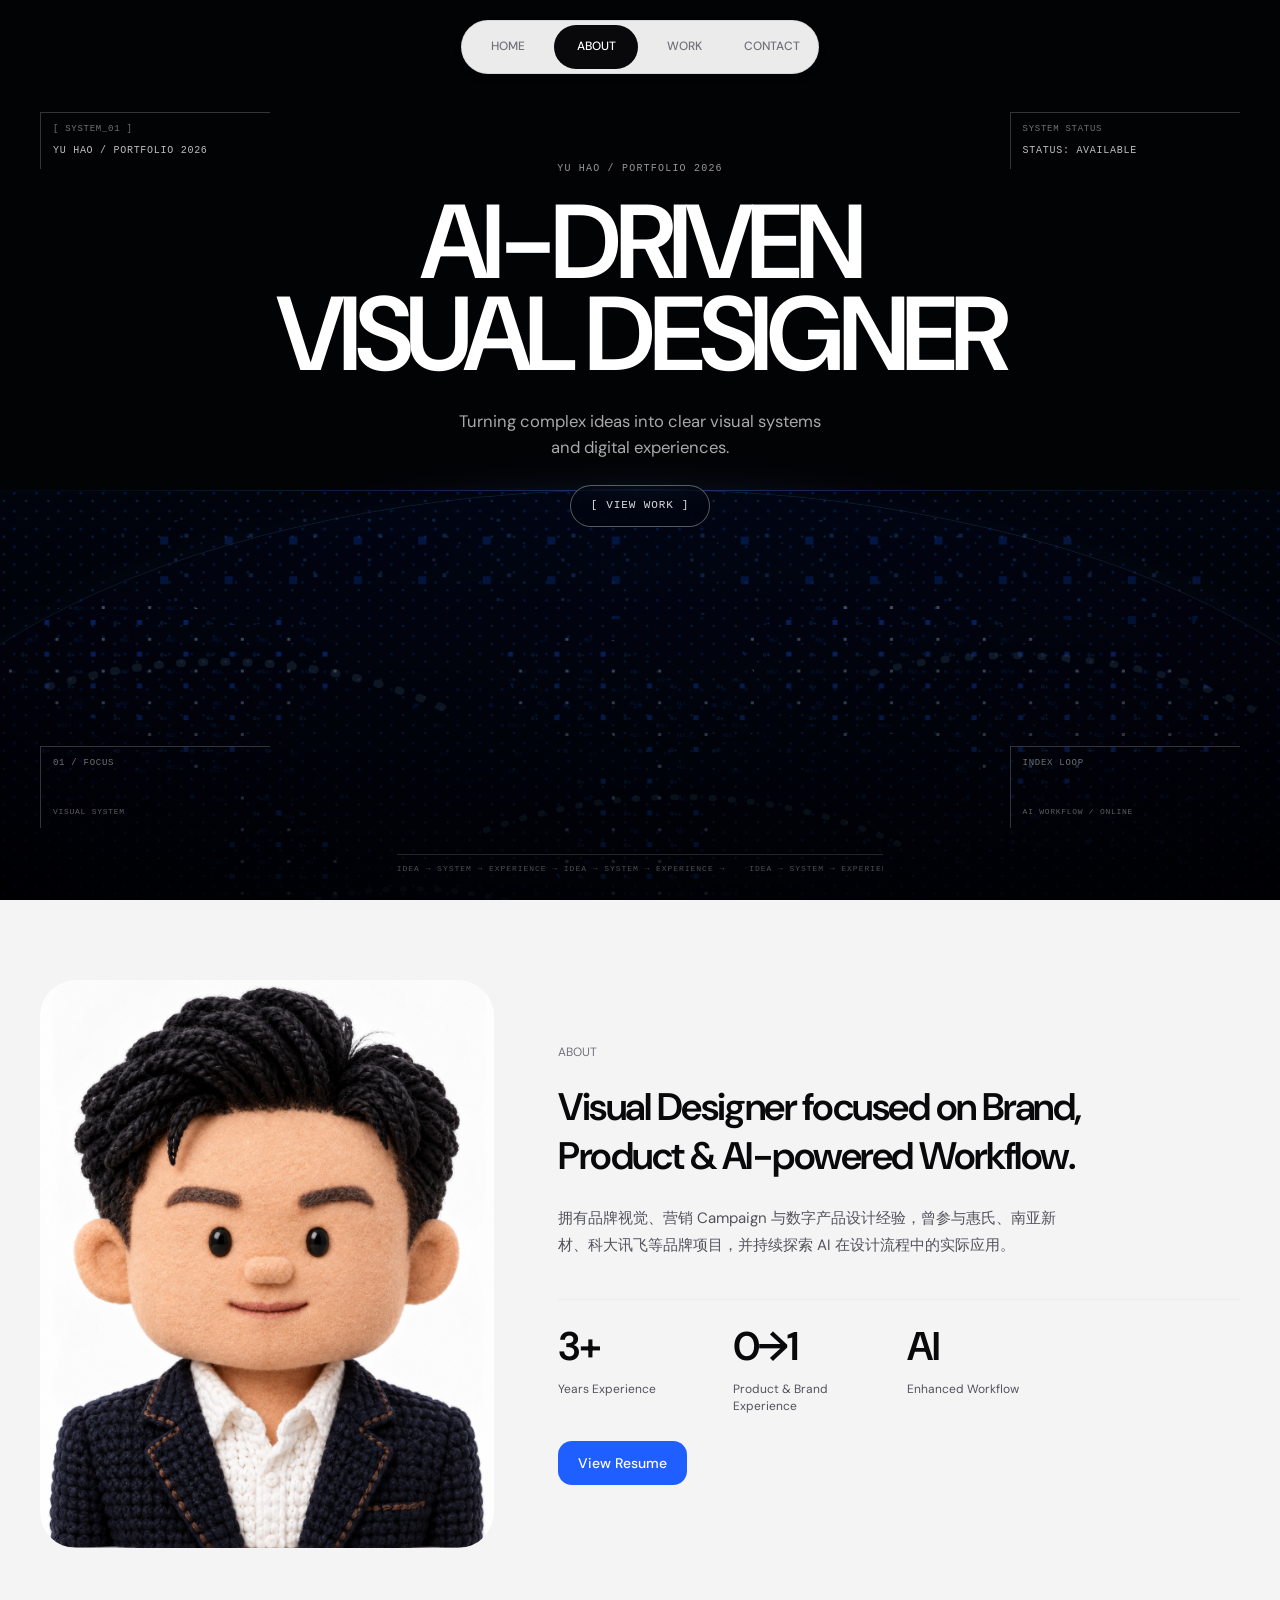
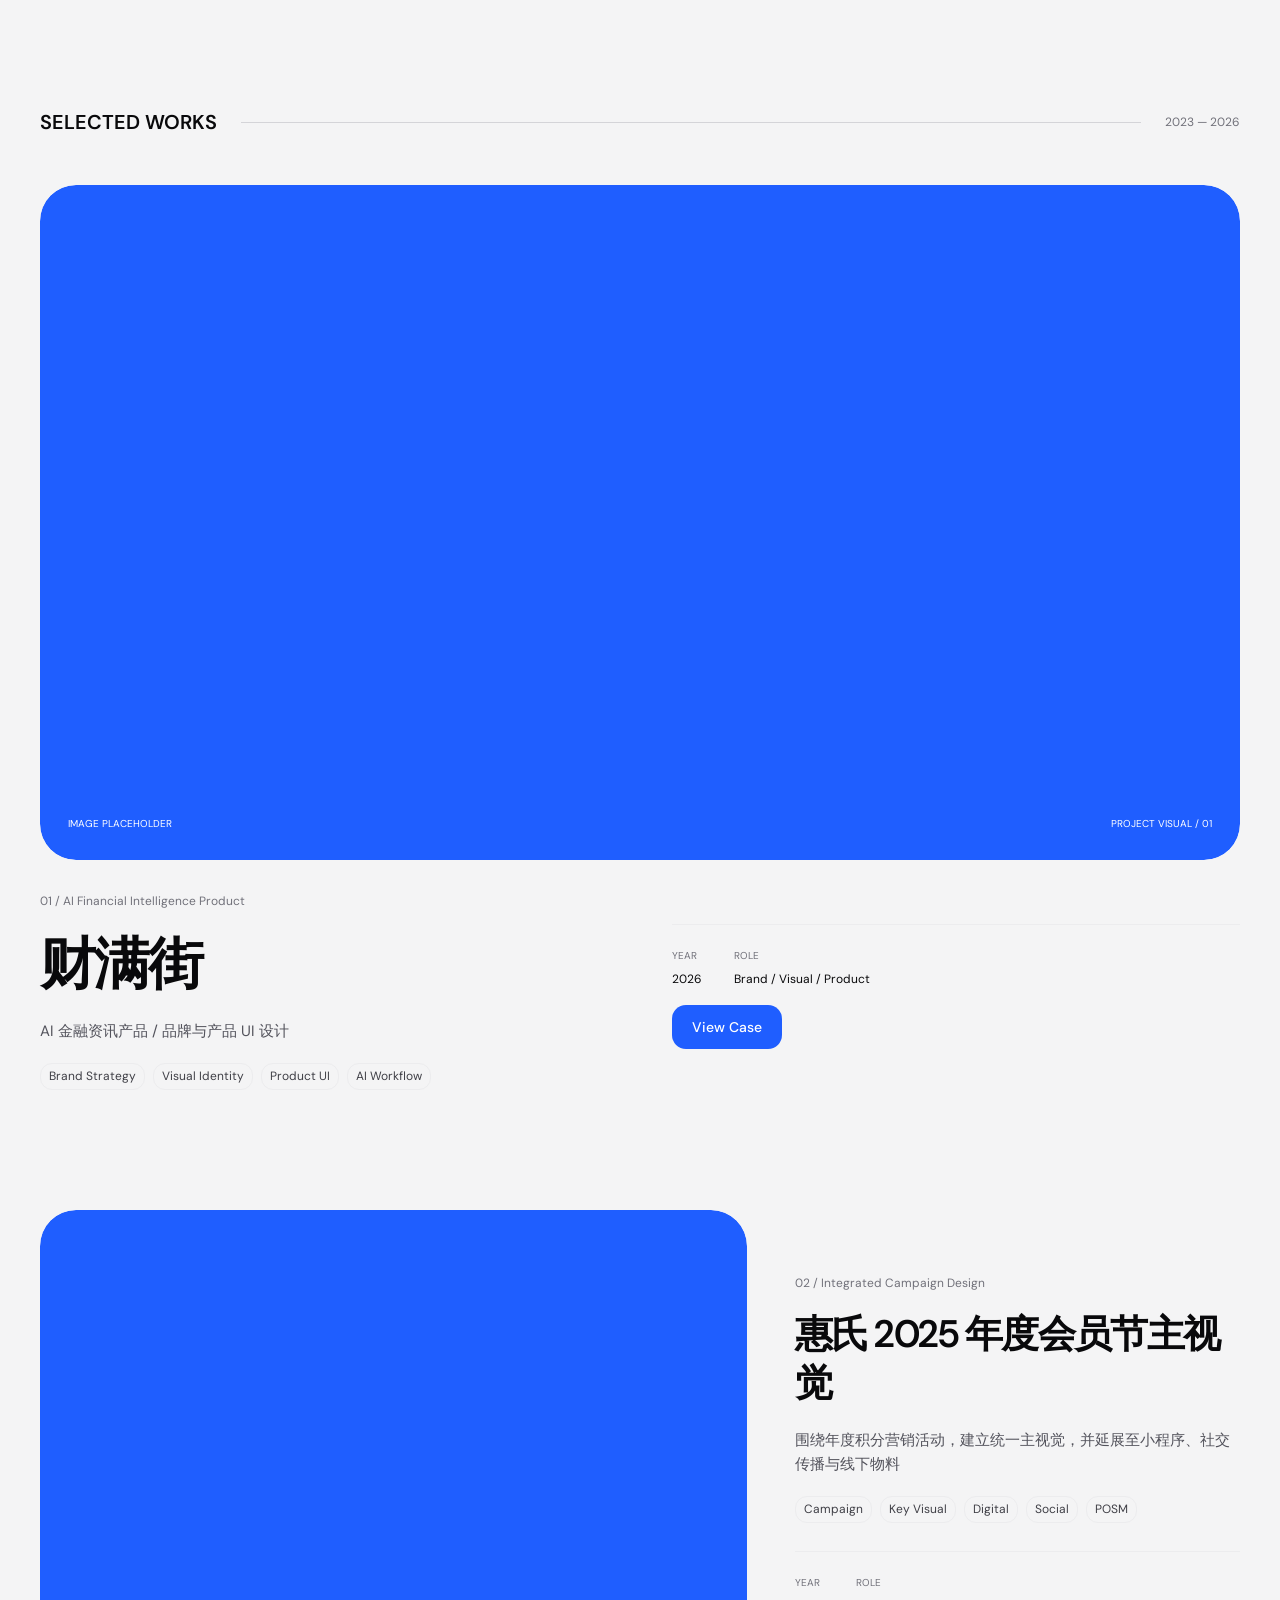
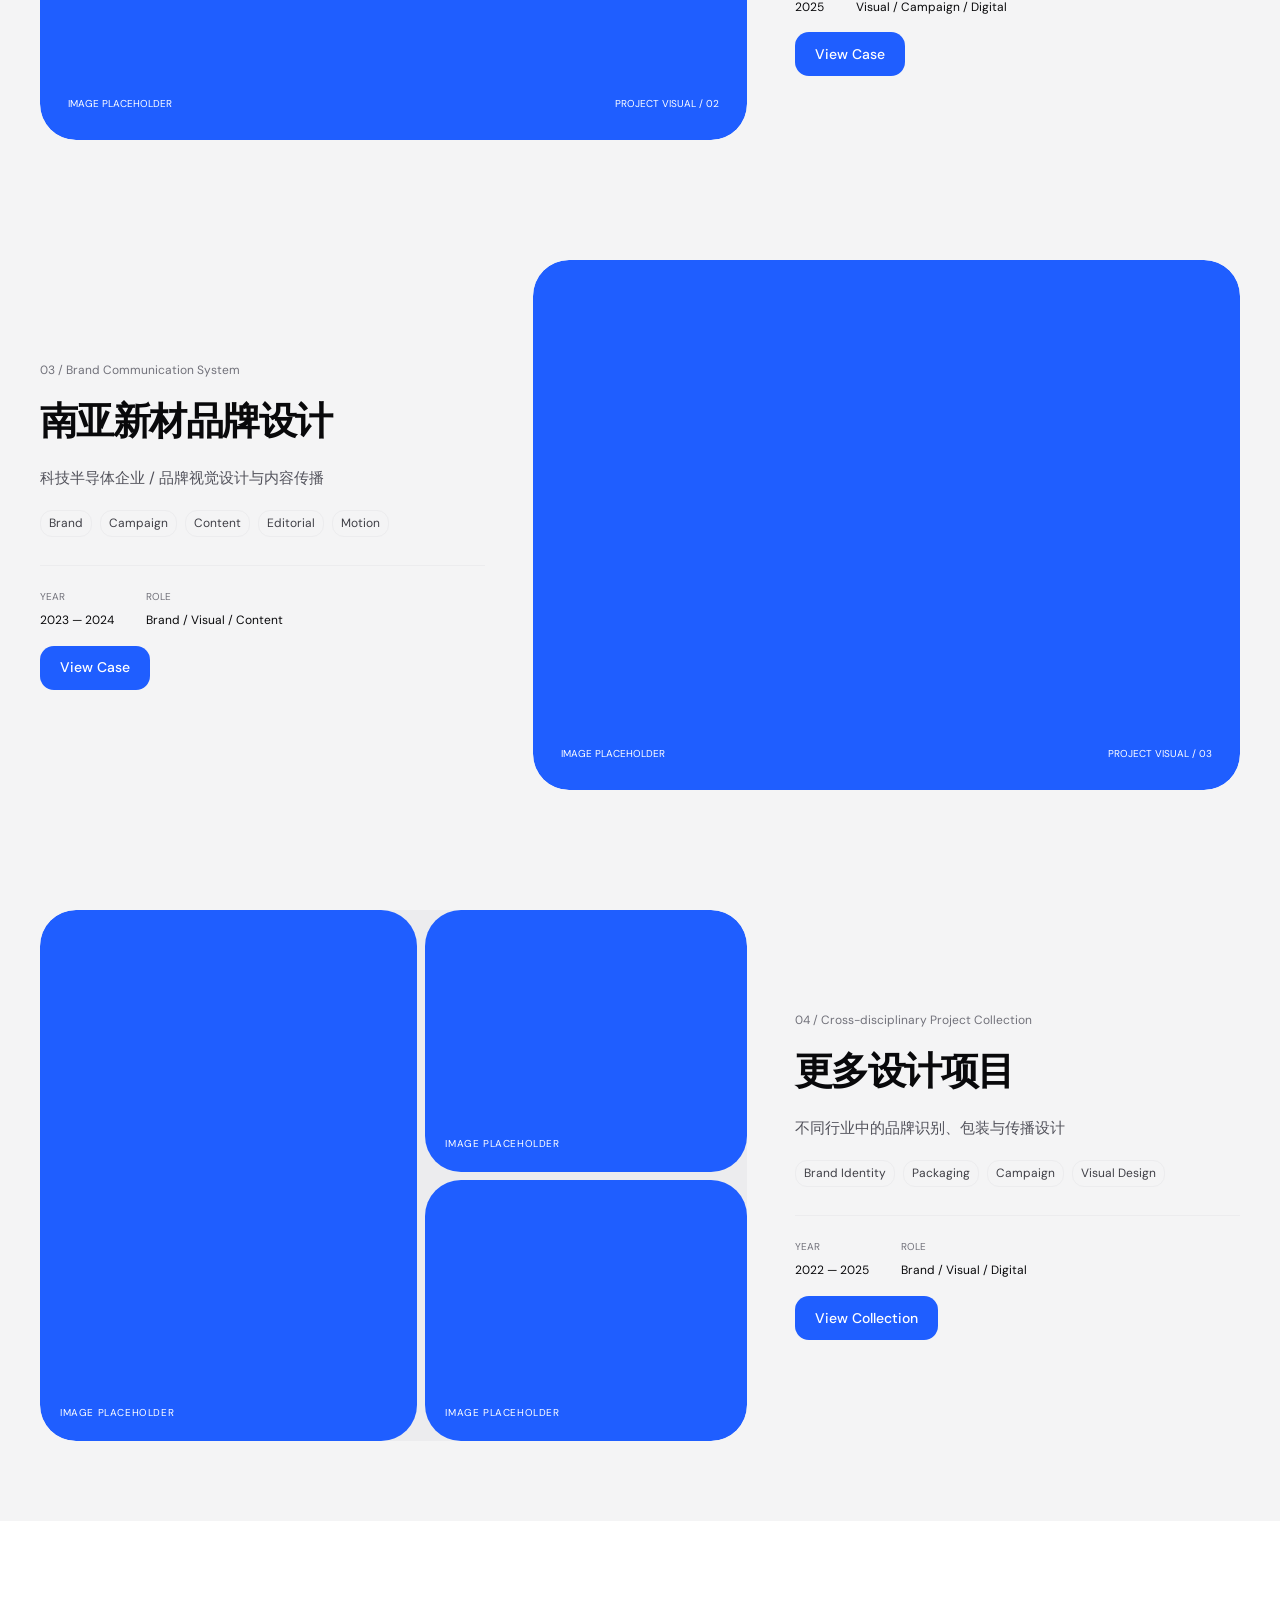
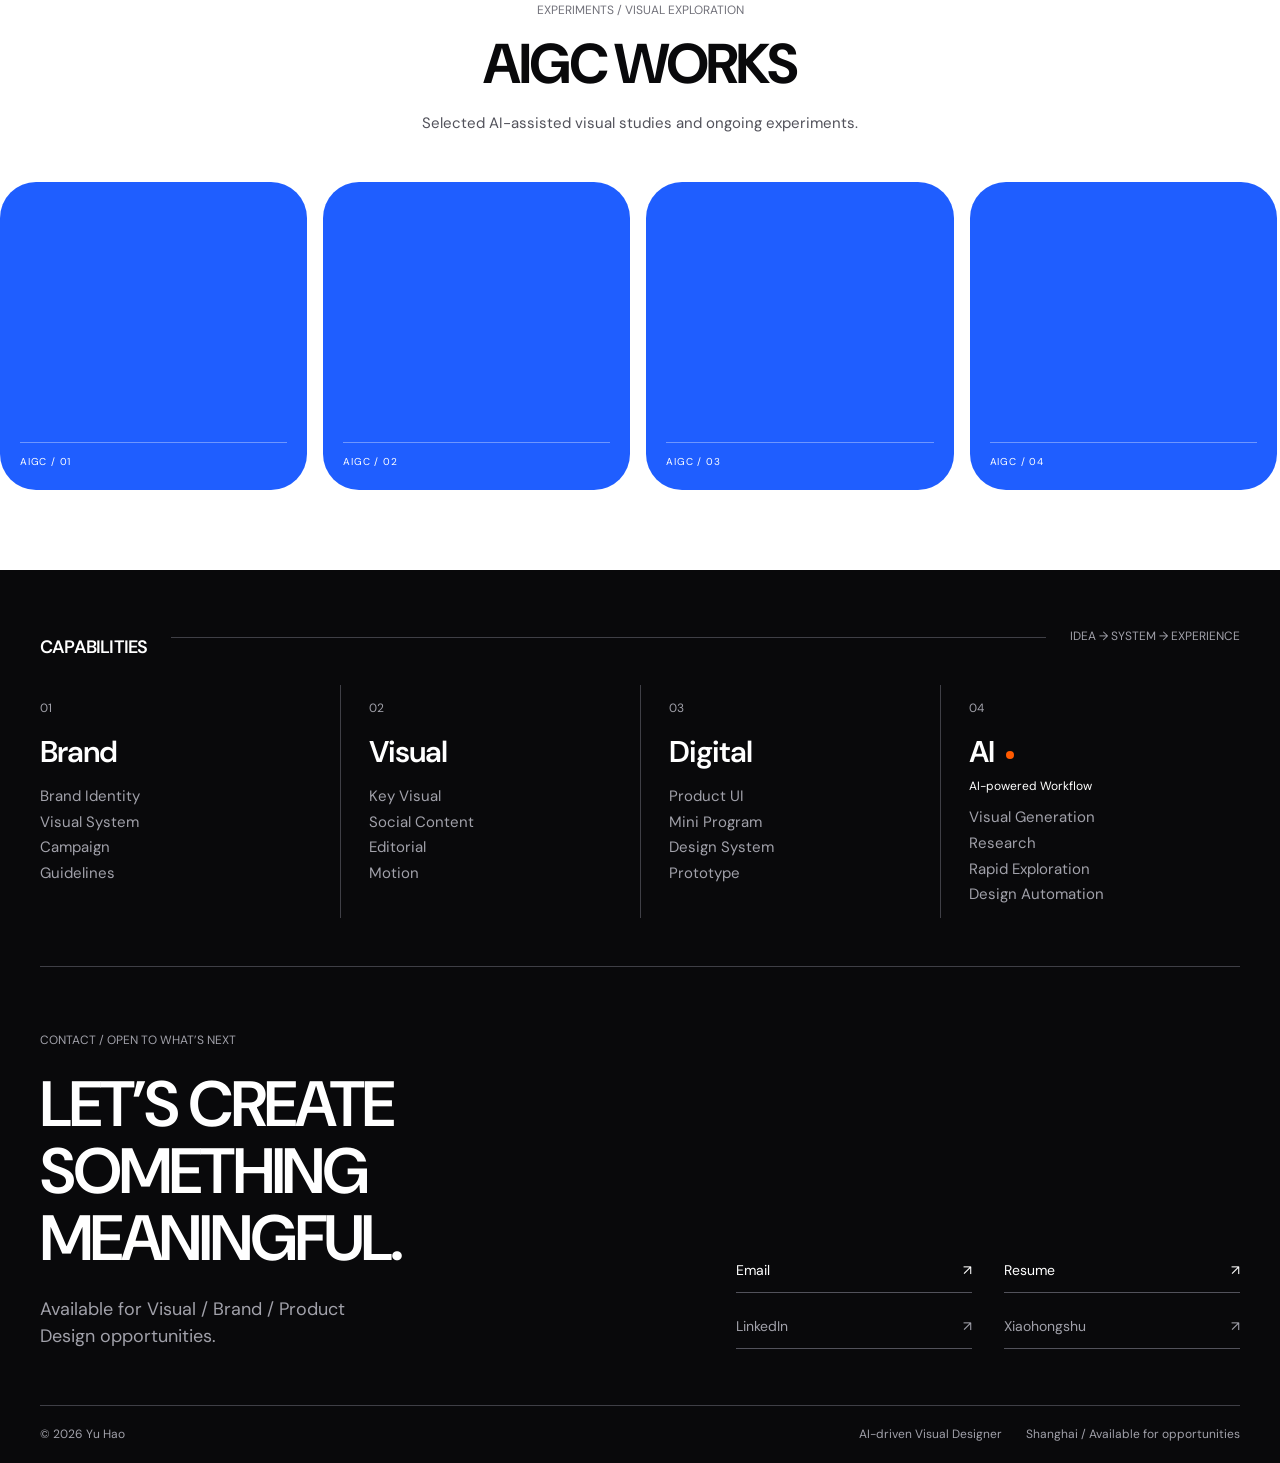
<file: index.html>
<!doctype html><html lang="en"><head><meta charset="utf-8"><meta name="viewport" content="width=device-width,initial-scale=1"><meta name="description" content="Yu Hao — AI-driven Visual Designer. Brand, visual, digital product and AI-powered workflow."><title>YU HAO — AI-driven Visual Designer</title><link rel="stylesheet" href="site.css"><link rel="stylesheet" href="home.css"></head><body id="top" class="home-page"><a class="skip" href="#main">跳到主要内容</a><header class="home-header">
    <nav id="home-nav" class="home-nav" aria-label="主导航">
      <a class="nav-home is-active" href="#home" aria-current="page">HOME</a>
      <a href="#about">ABOUT</a>
      <a href="#work">WORK</a>
      <a href="#contact">CONTACT</a>
    </nav>
  </header><main id="main"><section id="home" class="home-hero" aria-labelledby="hero-title"><div class="hero-earth" aria-hidden="true"><svg class="hero-earth-svg" viewBox="0 0 1600 800" preserveAspectRatio="none"><defs><radialGradient id="earth-surface-fade" cx="50%" cy="5%" r="78%"><stop offset="0" stop-color="white"/><stop offset="55%" stop-color="white"/><stop offset="82%" stop-color="#777"/><stop offset="100%" stop-color="black"/></radialGradient><linearGradient id="earth-depth-fade" x1="0" y1="0" x2="0" y2="1"><stop offset="0" stop-color="white"/><stop offset="46%" stop-color="#ddd"/><stop offset="100%" stop-color="black"/></linearGradient><mask id="earth-fade-mask"><rect width="1600" height="800" fill="url(#earth-surface-fade)"/><rect width="1600" height="800" fill="url(#earth-depth-fade)" style="mix-blend-mode:multiply"/></mask><pattern id="earth-dot-pattern" width="22" height="18" patternUnits="userSpaceOnUse"><rect x="2" y="2" width="2.5" height="2.5" fill="#1F5EFF"/><circle cx="15" cy="11" r="1.2" fill="#4C8DFF"/></pattern><pattern id="earth-ascii-pattern" width="74" height="46" patternUnits="userSpaceOnUse"><text x="3" y="9" fill="#4C8DFF" font-size="6" font-family="monospace">01+</text><text x="34" y="20" fill="#1F5EFF" font-size="5" font-family="monospace">#:/</text><text x="9" y="38" fill="#4C8DFF" font-size="7" font-family="monospace">x=</text><rect x="58" y="31" width="4" height="4" fill="#1F5EFF"/></pattern><pattern id="earth-dense-pattern" width="46" height="32" patternUnits="userSpaceOnUse"><text x="2" y="8" fill="#4C8DFF" font-size="6" font-family="monospace">0+</text><rect x="25" y="3" width="5" height="5" fill="#1F5EFF"/><text x="8" y="25" fill="#1F5EFF" font-size="5" font-family="monospace">#1/.</text><rect x="36" y="21" width="3" height="3" fill="#A8CAFF"/></pattern><pattern id="earth-block-pattern" width="64" height="40" patternUnits="userSpaceOnUse"><rect x="4" y="7" width="8" height="8" fill="#1F5EFF"/><rect x="28" y="4" width="4" height="4" fill="#4C8DFF"/><text x="43" y="15" fill="#A8CAFF" font-size="6" font-family="monospace">+</text><rect x="18" y="29" width="3" height="3" fill="#4C8DFF"/></pattern></defs><g mask="url(#earth-fade-mask)"><rect width="1600" height="800" fill="#071426" opacity=".7"/><rect class="earth-dot-layer" width="1600" height="800" fill="url(#earth-dot-pattern)"/><g class="earth-continent-layer" fill="url(#earth-dense-pattern)"><path d="M155 182L224 118 323 102 401 137 474 126 517 178 482 230 422 244 386 292 321 282 289 233 218 226Z"/><path d="M405 306L473 320 514 373 501 434 540 471 503 559 465 621 433 588 427 511 396 458 374 386Z"/><path d="M662 166L728 142 795 156 842 194 902 190 926 238 883 260 846 294 800 281 770 244 718 254 681 224Z"/><path d="M736 291L818 274 874 321 862 379 909 422 866 495 810 548 770 507 755 437 714 384Z"/><path d="M892 147L1002 104 1136 118 1202 153 1305 158 1398 221 1362 278 1268 266 1211 305 1119 282 1067 244 986 251 931 216Z"/><path d="M1194 437L1278 414 1351 451 1332 515 1254 532 1199 493Z"/></g><g class="earth-character-layer" fill="url(#earth-ascii-pattern)"><path d="M112 246C255 190 354 205 526 277L493 354C346 297 255 304 142 341Z"/><path d="M572 210C749 162 949 176 1085 248L1038 326C886 264 741 267 606 309Z"/><path d="M1006 302C1170 240 1381 281 1502 359L1450 429C1321 359 1180 354 1034 399Z"/><path d="M296 486C463 431 609 457 721 521L683 596C545 540 427 543 322 580Z"/><path d="M793 494C966 421 1162 443 1298 524L1253 606C1102 535 955 537 822 588Z"/></g><g class="earth-cloud-layer" fill="none" stroke="#A8CAFF" stroke-linecap="round"><path d="M214 198C345 159 493 165 614 224" stroke-width="8" stroke-dasharray="2 20"/><path d="M647 343C789 291 948 302 1063 360" stroke-width="6" stroke-dasharray="2 17"/><path d="M1031 184C1166 149 1321 171 1414 225" stroke-width="7" stroke-dasharray="2 22"/><path d="M447 421C561 388 660 399 749 446" stroke-width="5" stroke-dasharray="2 15"/></g><g class="earth-resolve-layer" fill="url(#earth-block-pattern)"><path d="M284 38C486 8 646 15 806 52L782 131C603 98 455 94 302 118Z"/><path d="M842 44C1041 13 1224 31 1372 91L1339 157C1176 111 1016 106 861 126Z"/></g></g></svg></div><div class="hero-kinetic" aria-hidden="true"><div class="hero-tech hero-tech-top-left"><span>[ SYSTEM_01 ]</span><strong>YU HAO / PORTFOLIO 2026</strong></div><div class="hero-tech hero-tech-top-right"><span>SYSTEM STATUS</span><strong>STATUS: AVAILABLE</strong></div><div class="hero-tech hero-tech-focus"><span>01 / FOCUS</span><div class="kinetic-switch"><strong style="--switch-index:0">BRAND</strong><strong style="--switch-index:1">VISUAL</strong><strong style="--switch-index:2">DIGITAL</strong><strong style="--switch-index:3">AI</strong></div><small>VISUAL SYSTEM</small></div><div class="hero-tech hero-tech-index"><span>INDEX LOOP</span><div class="kinetic-index"><strong style="--switch-index:0">001 / 004</strong><strong style="--switch-index:1">002 / 004</strong><strong style="--switch-index:2">003 / 004</strong><strong style="--switch-index:3">004 / 004</strong></div><small>AI WORKFLOW / ONLINE</small></div><div class="hero-tech-stream"><span>IDEA → SYSTEM → EXPERIENCE → IDEA → SYSTEM → EXPERIENCE →</span><span>IDEA → SYSTEM → EXPERIENCE → IDEA → SYSTEM → EXPERIENCE →</span></div></div><div class="hero-center">
    <p class="hero-kicker">YU HAO / PORTFOLIO 2026</p>
    <h1 id="hero-title"><span>AI-DRIVEN</span><span class="hero-title-wide"><span>VISUAL</span> <span>DESIGNER</span></span></h1>
    <p class="hero-summary">Turning complex ideas into clear visual systems<br class="desktop-break"> and digital experiences.</p>
    <a class="hero-cta" href="#work"><span aria-hidden="true">[</span> VIEW WORK <span aria-hidden="true">]</span></a>
  </div></section><section id="about" class="container home-section snapshot" aria-labelledby="about-title"><div><img class="snapshot-portrait" src="public/images/about/portrait/about-portrait-yu-hao-01.png" alt="Yu Hao portrait" width="1086" height="1448"></div><div class="snapshot-copy"><p class="eyebrow">ABOUT</p><h2 id="about-title">Visual Designer focused on Brand, Product &amp; AI-powered Workflow.</h2><p class="about-description" lang="zh-CN">拥有品牌视觉、营销 Campaign 与数字产品设计经验，曾参与惠氏、南亚新材、科大讯飞等品牌项目，并持续探索 AI 在设计流程中的实际应用。</p><dl class="snapshot-stats"><div><dt>Years Experience</dt><dd>3+</dd></div><div><dt>Product & Brand Experience</dt><dd>0→1</dd></div><div><dt>Enhanced Workflow</dt><dd>AI</dd></div></dl><a class="home-action-button" href="resume.html">View Resume</a></div></section><section id="work" class="container home-section selected-works" aria-labelledby="work-title"><div class="editorial-heading"><h2 id="work-title">SELECTED WORKS</h2><span class="heading-rule" aria-hidden="true"></span><span class="eyebrow">2023 — 2026</span></div><div class="editorial-projects"><article class="editorial-case case-featured" aria-labelledby="project-01"><a class="case-media-link" href="caimanjie.html" aria-label="查看 财满街 案例"><div class="image-placeholder home-media" data-media-slot="caimanjie" style="aspect-ratio:16 / 9" role="img" aria-label="PROJECT VISUAL / 01，图片占位"><span>IMAGE PLACEHOLDER</span><span>PROJECT VISUAL / 01</span></div></a><div class="editorial-case-copy"><div class="project-primary"><p class="eyebrow project-category">01 / AI Financial Intelligence Product</p><h3 id="project-01"><a href="caimanjie.html">财满街</a></h3><p class="project-description">AI 金融资讯产品 / 品牌与产品 UI 设计</p><div class="tags"><span class="tag">Brand Strategy</span><span class="tag">Visual Identity</span><span class="tag">Product UI</span><span class="tag">AI Workflow</span></div></div><div class="project-actions"><dl class="project-facts"><div><dt>YEAR</dt><dd>2026</dd></div><div><dt>ROLE</dt><dd>Brand / Visual / Product</dd></div></dl><a class="home-action-button" href="caimanjie.html">View Case</a></div></div></article><article class="editorial-case case-split" aria-labelledby="project-02"><a class="case-media-link" href="wyeth.html" aria-label="查看 惠氏 2025 年度会员节主视觉 案例"><div class="image-placeholder home-media" data-media-slot="wyeth" style="aspect-ratio:4 / 3" role="img" aria-label="PROJECT VISUAL / 02，图片占位"><span>IMAGE PLACEHOLDER</span><span>PROJECT VISUAL / 02</span></div></a><div class="editorial-case-copy"><div class="project-primary"><p class="eyebrow project-category">02 / Integrated Campaign Design</p><h3 id="project-02"><a href="wyeth.html">惠氏 2025 年度会员节主视觉</a></h3><p class="project-description">围绕年度积分营销活动，建立统一主视觉，并延展至小程序、社交传播与线下物料</p><div class="tags"><span class="tag">Campaign</span><span class="tag">Key Visual</span><span class="tag">Digital</span><span class="tag">Social</span><span class="tag">POSM</span></div></div><div class="project-actions"><dl class="project-facts"><div><dt>YEAR</dt><dd>2025</dd></div><div><dt>ROLE</dt><dd>Visual / Campaign / Digital</dd></div></dl><a class="home-action-button" href="wyeth.html">View Case</a></div></div></article><article class="editorial-case case-reverse" aria-labelledby="project-03"><a class="case-media-link" href="nanya.html" aria-label="查看 南亚新材品牌设计 案例"><div class="image-placeholder home-media" data-media-slot="nanya" style="aspect-ratio:4 / 3" role="img" aria-label="PROJECT VISUAL / 03，图片占位"><span>IMAGE PLACEHOLDER</span><span>PROJECT VISUAL / 03</span></div></a><div class="editorial-case-copy"><div class="project-primary"><p class="eyebrow project-category">03 / Brand Communication System</p><h3 id="project-03"><a href="nanya.html">南亚新材品牌设计</a></h3><p class="project-description">科技半导体企业 / 品牌视觉设计与内容传播</p><div class="tags"><span class="tag">Brand</span><span class="tag">Campaign</span><span class="tag">Content</span><span class="tag">Editorial</span><span class="tag">Motion</span></div></div><div class="project-actions"><dl class="project-facts"><div><dt>YEAR</dt><dd>2023 — 2024</dd></div><div><dt>ROLE</dt><dd>Brand / Visual / Content</dd></div></dl><a class="home-action-button" href="nanya.html">View Case</a></div></div></article><article class="editorial-case case-collection" aria-labelledby="project-04"><a class="case-media-link" href="archive.html" aria-label="查看 更多设计项目 案例"><div class="collection-media" role="img" aria-label="三个其他项目素材占位"><span class="collection-tile collection-tile-large">IMAGE PLACEHOLDER</span><span class="collection-tile">IMAGE PLACEHOLDER</span><span class="collection-tile">IMAGE PLACEHOLDER</span></div></a><div class="editorial-case-copy"><div class="project-primary"><p class="eyebrow project-category">04 / Cross-disciplinary Project Collection</p><h3 id="project-04"><a href="archive.html">更多设计项目</a></h3><p class="project-description">不同行业中的品牌识别、包装与传播设计</p><div class="tags"><span class="tag">Brand Identity</span><span class="tag">Packaging</span><span class="tag">Campaign</span><span class="tag">Visual Design</span></div></div><div class="project-actions"><dl class="project-facts"><div><dt>YEAR</dt><dd>2022 — 2025</dd></div><div><dt>ROLE</dt><dd>Brand / Visual / Digital</dd></div></dl><a class="home-action-button" href="archive.html">View Collection</a></div></div></article></div></section><section id="gallery" class="home-section aigc-gallery" aria-labelledby="aigc-title"><div class="container aigc-heading"><p class="eyebrow">EXPERIMENTS / VISUAL EXPLORATION</p><h2 id="aigc-title">AIGC WORKS</h2><p>Selected AI-assisted visual studies and ongoing experiments.</p></div><div class="aigc-marquee" aria-label="滚动播放的 AIGC 作品画廊"><div class="aigc-track"><div class="aigc-cell" role="img" aria-label="AIGC 作品占位 01"><span>AIGC / 01</span></div><div class="aigc-cell" role="img" aria-label="AIGC 作品占位 02"><span>AIGC / 02</span></div><div class="aigc-cell" role="img" aria-label="AIGC 作品占位 03"><span>AIGC / 03</span></div><div class="aigc-cell" role="img" aria-label="AIGC 作品占位 04"><span>AIGC / 04</span></div><div class="aigc-cell" role="img" aria-label="AIGC 作品占位 05"><span>AIGC / 05</span></div><div class="aigc-cell" role="img" aria-label="AIGC 作品占位 06"><span>AIGC / 06</span></div><div class="aigc-cell" role="img" aria-label="AIGC 作品占位 07"><span>AIGC / 07</span></div><div class="aigc-cell" role="img" aria-label="AIGC 作品占位 08"><span>AIGC / 08</span></div><div class="aigc-cell" role="img" aria-label="AIGC 作品占位 01"><span>AIGC / 01</span></div><div class="aigc-cell" role="img" aria-label="AIGC 作品占位 02"><span>AIGC / 02</span></div><div class="aigc-cell" role="img" aria-label="AIGC 作品占位 03"><span>AIGC / 03</span></div><div class="aigc-cell" role="img" aria-label="AIGC 作品占位 04"><span>AIGC / 04</span></div><div class="aigc-cell" role="img" aria-label="AIGC 作品占位 05"><span>AIGC / 05</span></div><div class="aigc-cell" role="img" aria-label="AIGC 作品占位 06"><span>AIGC / 06</span></div><div class="aigc-cell" role="img" aria-label="AIGC 作品占位 07"><span>AIGC / 07</span></div><div class="aigc-cell" role="img" aria-label="AIGC 作品占位 08"><span>AIGC / 08</span></div></div></div></section></main><footer id="contact" class="home-contact"><div class="container"><section class="footer-capabilities" aria-labelledby="capabilities-title"><div class="editorial-heading"><h2 id="capabilities-title">CAPABILITIES</h2><span class="heading-rule" aria-hidden="true"></span><span class="eyebrow">IDEA → SYSTEM → EXPERIENCE</span></div><div class="capability-grid"><article class="capability"><span class="eyebrow">01</span><h3>Brand</h3><ul><li>Brand Identity</li><li>Visual System</li><li>Campaign</li><li>Guidelines</li></ul></article><article class="capability"><span class="eyebrow">02</span><h3>Visual</h3><ul><li>Key Visual</li><li>Social Content</li><li>Editorial</li><li>Motion</li></ul></article><article class="capability"><span class="eyebrow">03</span><h3>Digital</h3><ul><li>Product UI</li><li>Mini Program</li><li>Design System</li><li>Prototype</li></ul></article><article class="capability"><span class="eyebrow">04</span><h3>AI</h3><p class="capability-note">AI-powered Workflow</p><ul><li>Visual Generation</li><li>Research</li><li>Rapid Exploration</li><li>Design Automation</li></ul></article></div></section><section class="footer-contact" aria-labelledby="contact-title"><div class="footer-contact-copy"><p class="eyebrow">CONTACT / OPEN TO WHAT’S NEXT</p><h2 id="contact-title">LET’S CREATE<br>SOMETHING<br>MEANINGFUL.</h2><p class="contact-description">Available for Visual / Brand / Product<br class="desktop-break"> Design opportunities.</p></div><div class="contact-links"><a class="text-link" href="mailto:yh17756970797@gmail.com">Email <span class="link-arrow" aria-hidden="true">↗</span></a><a class="text-link" href="resume.html">Resume <span class="link-arrow" aria-hidden="true">↗</span></a><span class="text-link social-pending" aria-disabled="true">LinkedIn <span class="link-arrow" aria-hidden="true">↗</span></span><span class="text-link social-pending" aria-disabled="true">Xiaohongshu <span class="link-arrow" aria-hidden="true">↗</span></span></div></section><div class="home-colophon"><span>© 2026 Yu Hao</span><span class="footer-identity"><span>AI-driven Visual Designer</span><span>Shanghai / Available for opportunities</span></span></div></div></footer><script src="site.js"></script><script src="home.js"></script></body></html>
</file>
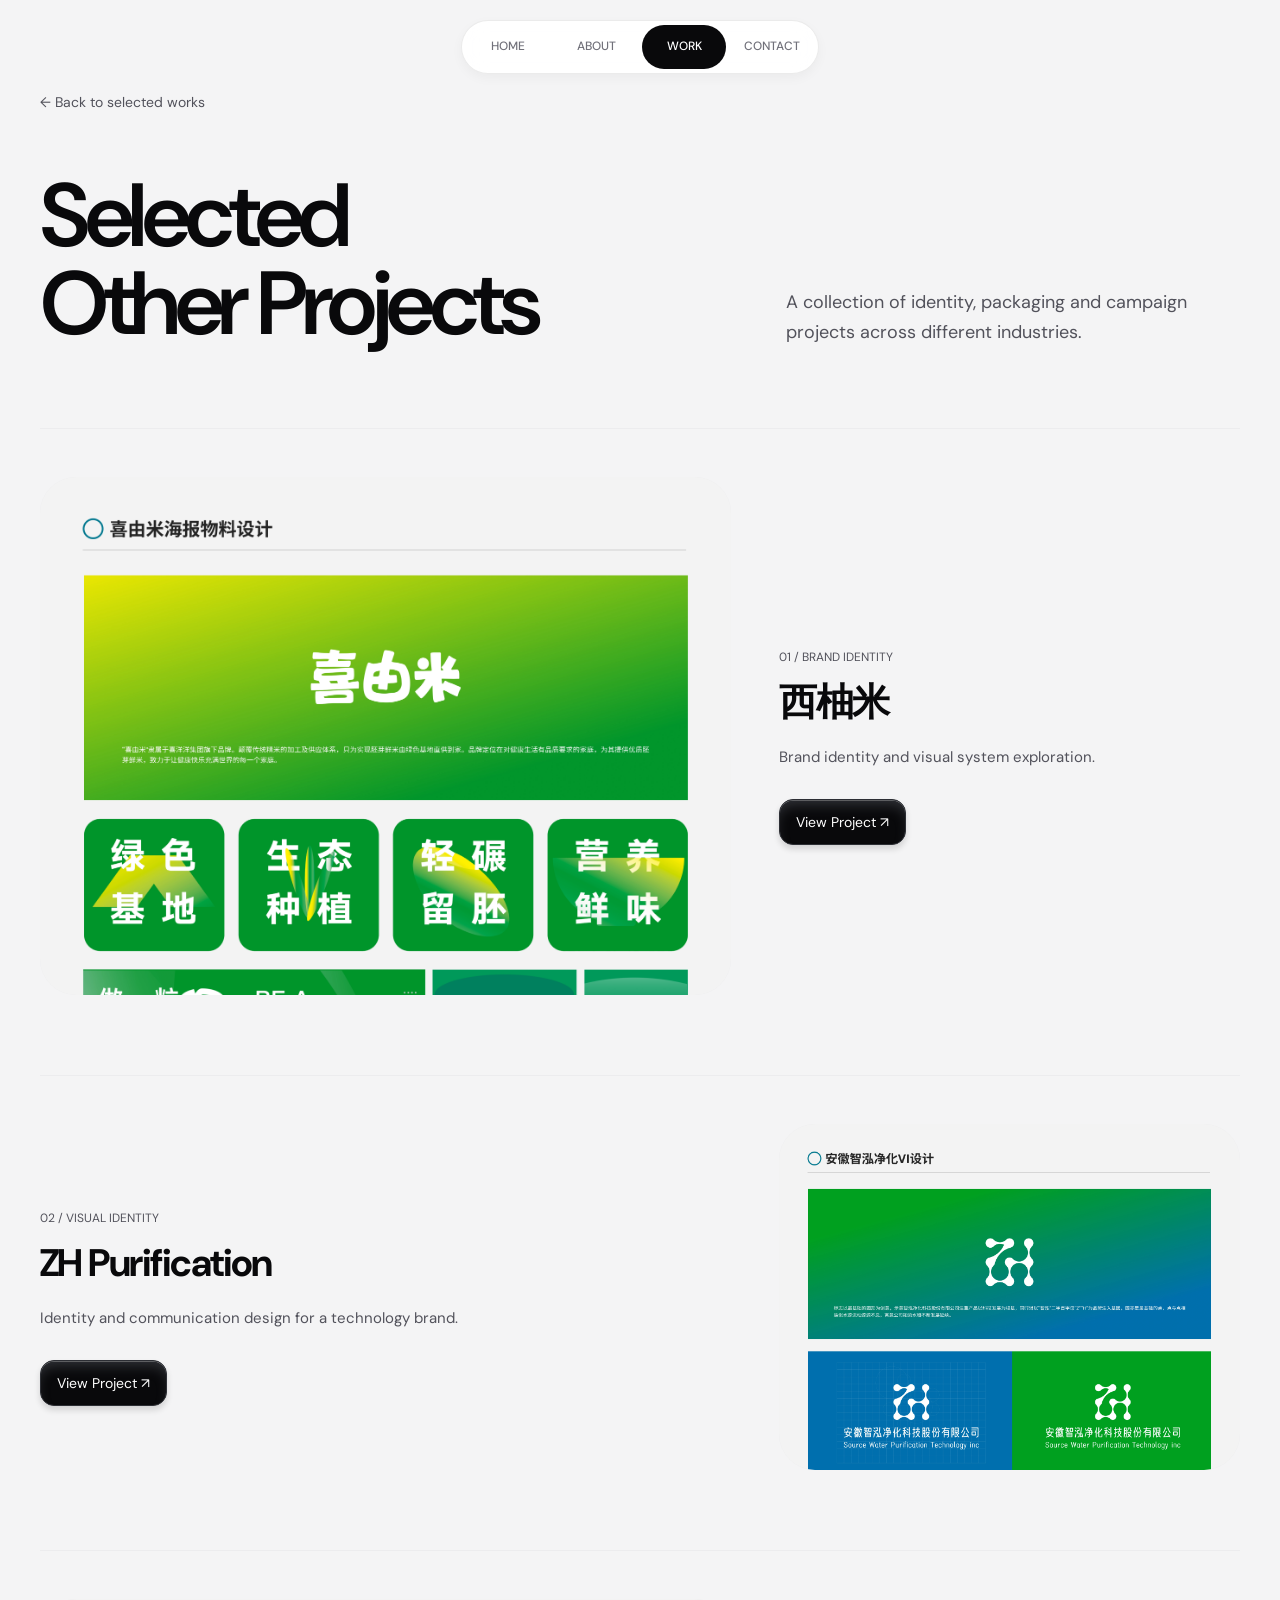
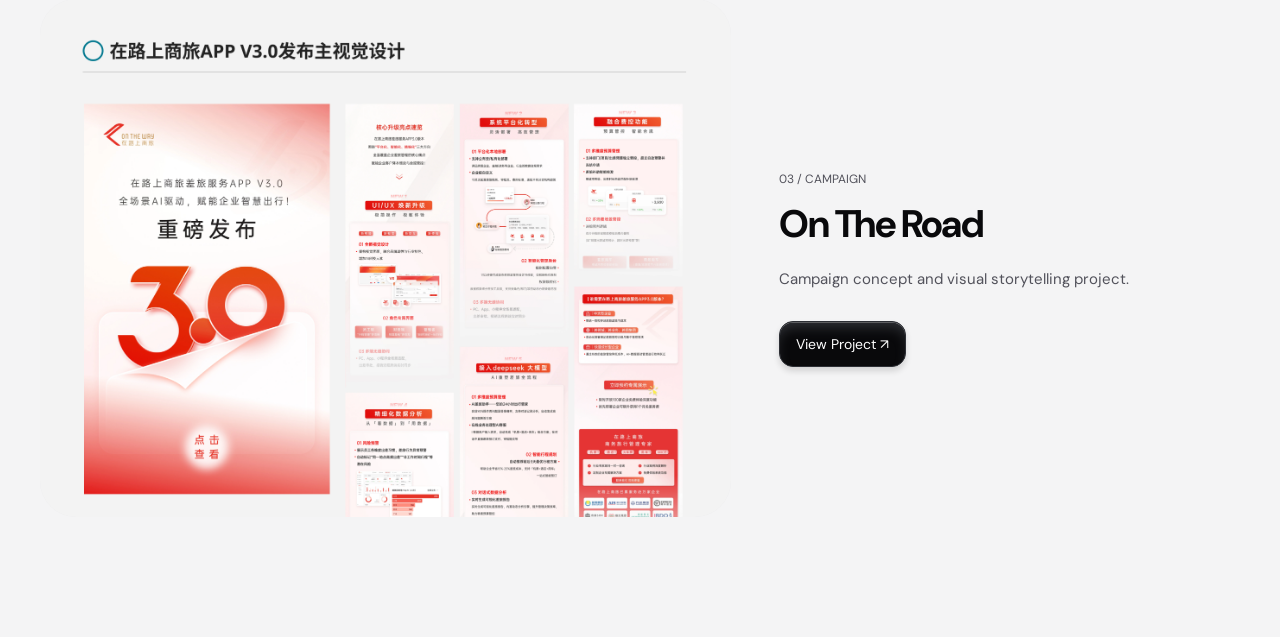
<file: archive.html>
<!doctype html><html lang="en"><head><meta charset="utf-8"><meta name="viewport" content="width=device-width,initial-scale=1"><meta name="description" content="Selected identity, packaging and campaign projects by Yu Hao."><title>Selected Other Projects · YU HAO</title><link rel="stylesheet" href="site.css"><link rel="stylesheet" href="archive.css"></head><body id="top" class="archive-page"><a class="skip" href="#main">跳到主要内容</a><header class="home-header"><nav class="home-nav" aria-label="主导航"><a href="index.html#home">HOME</a><a href="index.html#about">ABOUT</a><a class="is-active" href="index.html#work" aria-current="page">WORK</a><a href="index.html#contact">CONTACT</a></nav></header><main id="main" class="container archive-main"><a class="archive-back" href="index.html#work">← Back to selected works</a><header class="archive-head"><h1>Selected<br>Other Projects</h1><p>A collection of identity, packaging and campaign projects across different industries.</p></header><section class="archive-grid" aria-label="其他项目合集"><article class="archive-card"><a class="archive-media" href="xiyoumi.html"><img src="public/images/archive/xiyoumi/xiyoumi-case-part-01.webp" alt="西柚米品牌项目预览" loading="eager"></a><div class="archive-copy"><p class="eyebrow">01 / BRAND IDENTITY</p><h2>西柚米</h2><p>Brand identity and visual system exploration.</p><a class="button" href="xiyoumi.html">View Project ↗</a></div></article><article class="archive-card"><a class="archive-media" href="zhihong.html"><img src="public/images/archive/vi/zh-purification-case-part-01.webp" alt="ZH Purification 品牌项目预览" loading="lazy"></a><div class="archive-copy"><p class="eyebrow">02 / VISUAL IDENTITY</p><h2>ZH Purification</h2><p>Identity and communication design for a technology brand.</p><a class="button" href="zhihong.html">View Project ↗</a></div></article><article class="archive-card"><a class="archive-media" href="onway.html"><img src="public/images/archive/on-the-road/on-the-road-case-part-01.webp" alt="On The Road 项目预览" loading="lazy"></a><div class="archive-copy"><p class="eyebrow">03 / CAMPAIGN</p><h2>On The Road</h2><p>Campaign concept and visual storytelling project.</p><a class="button" href="onway.html">View Project ↗</a></div></article></section></main></body></html>
</file>
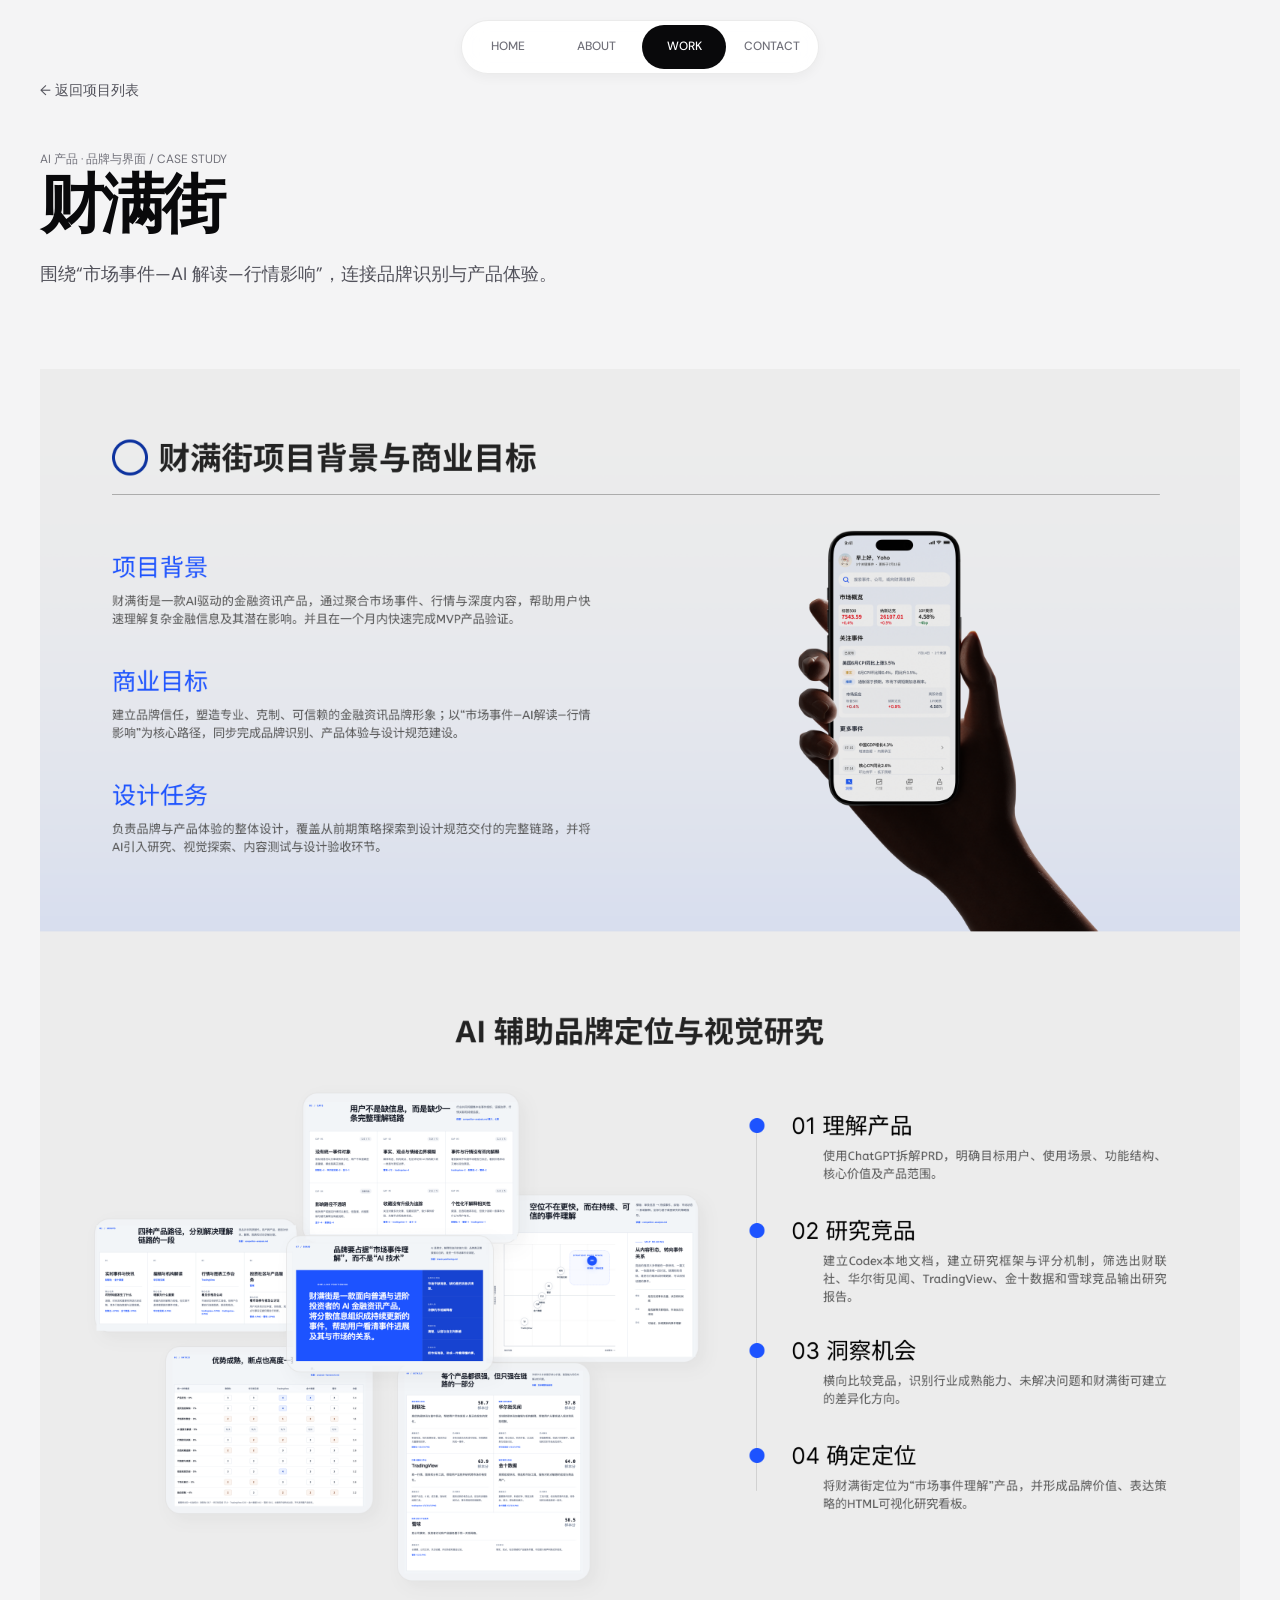
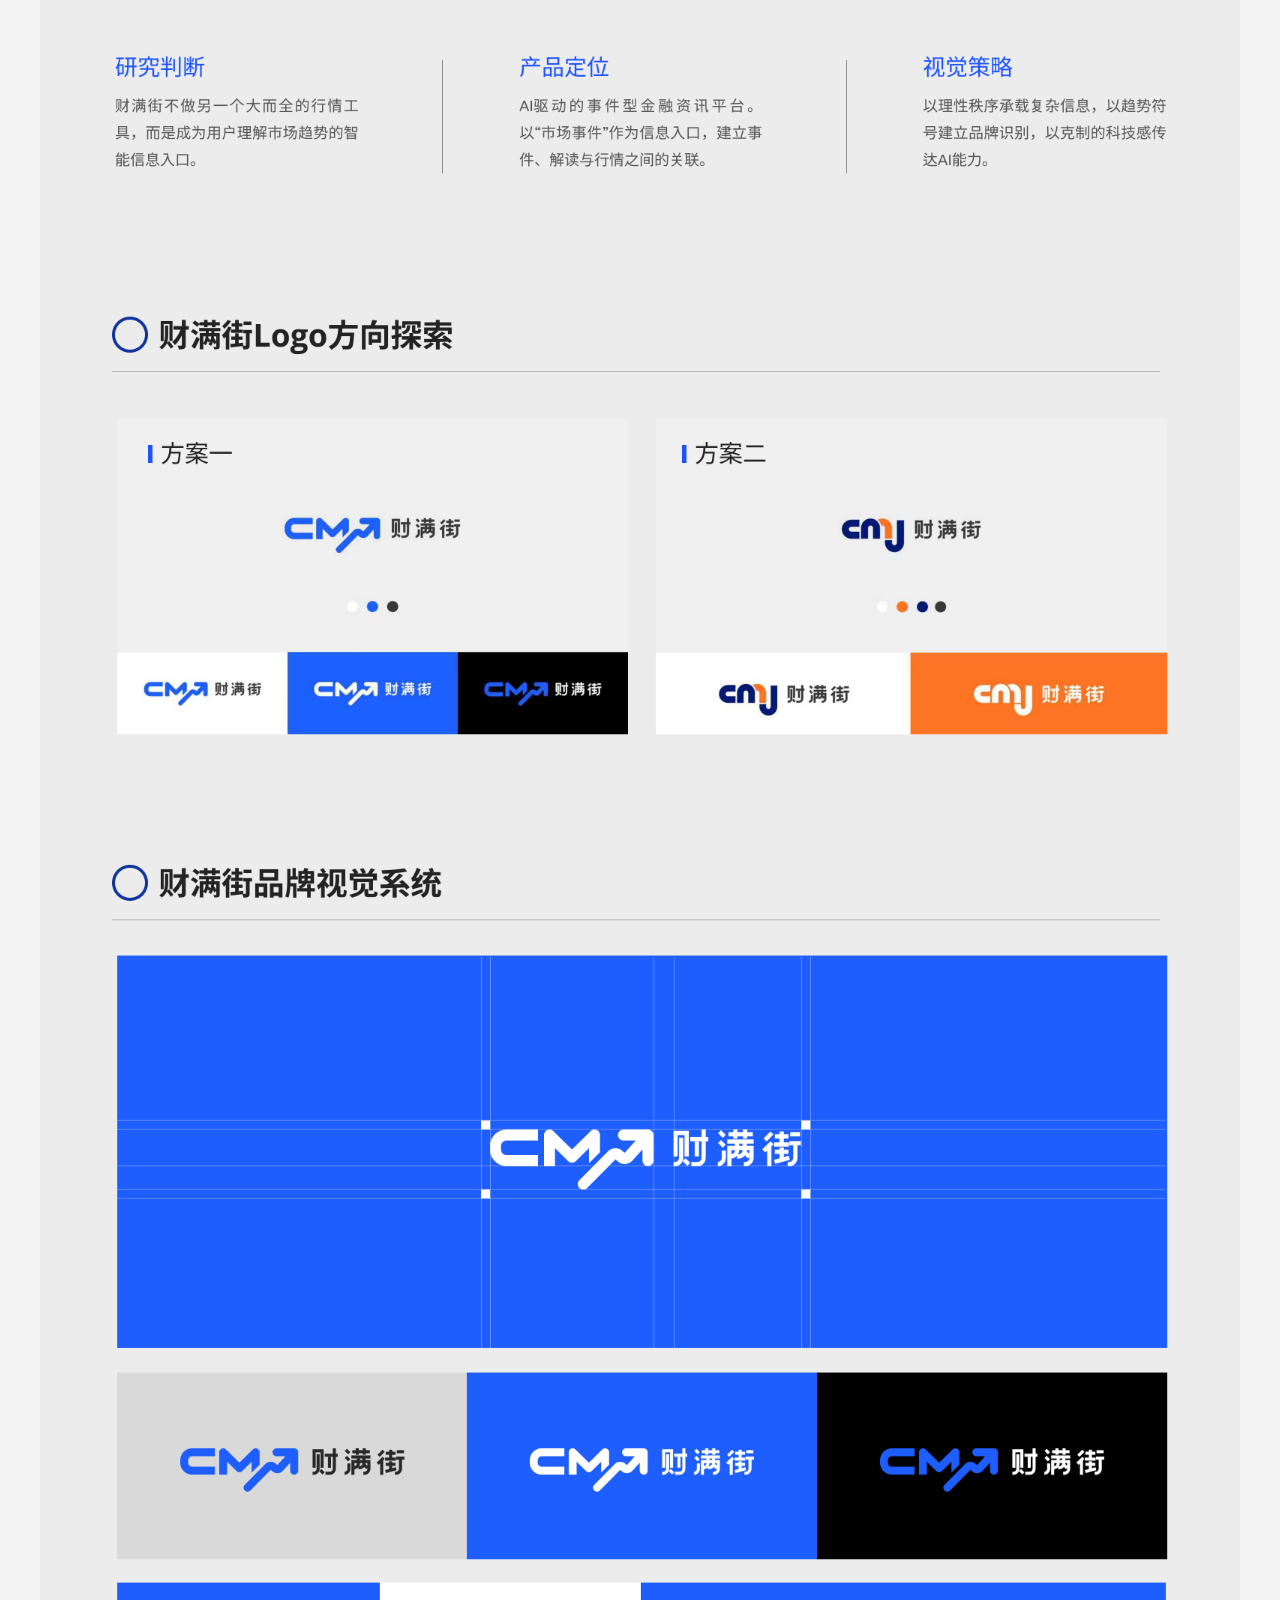
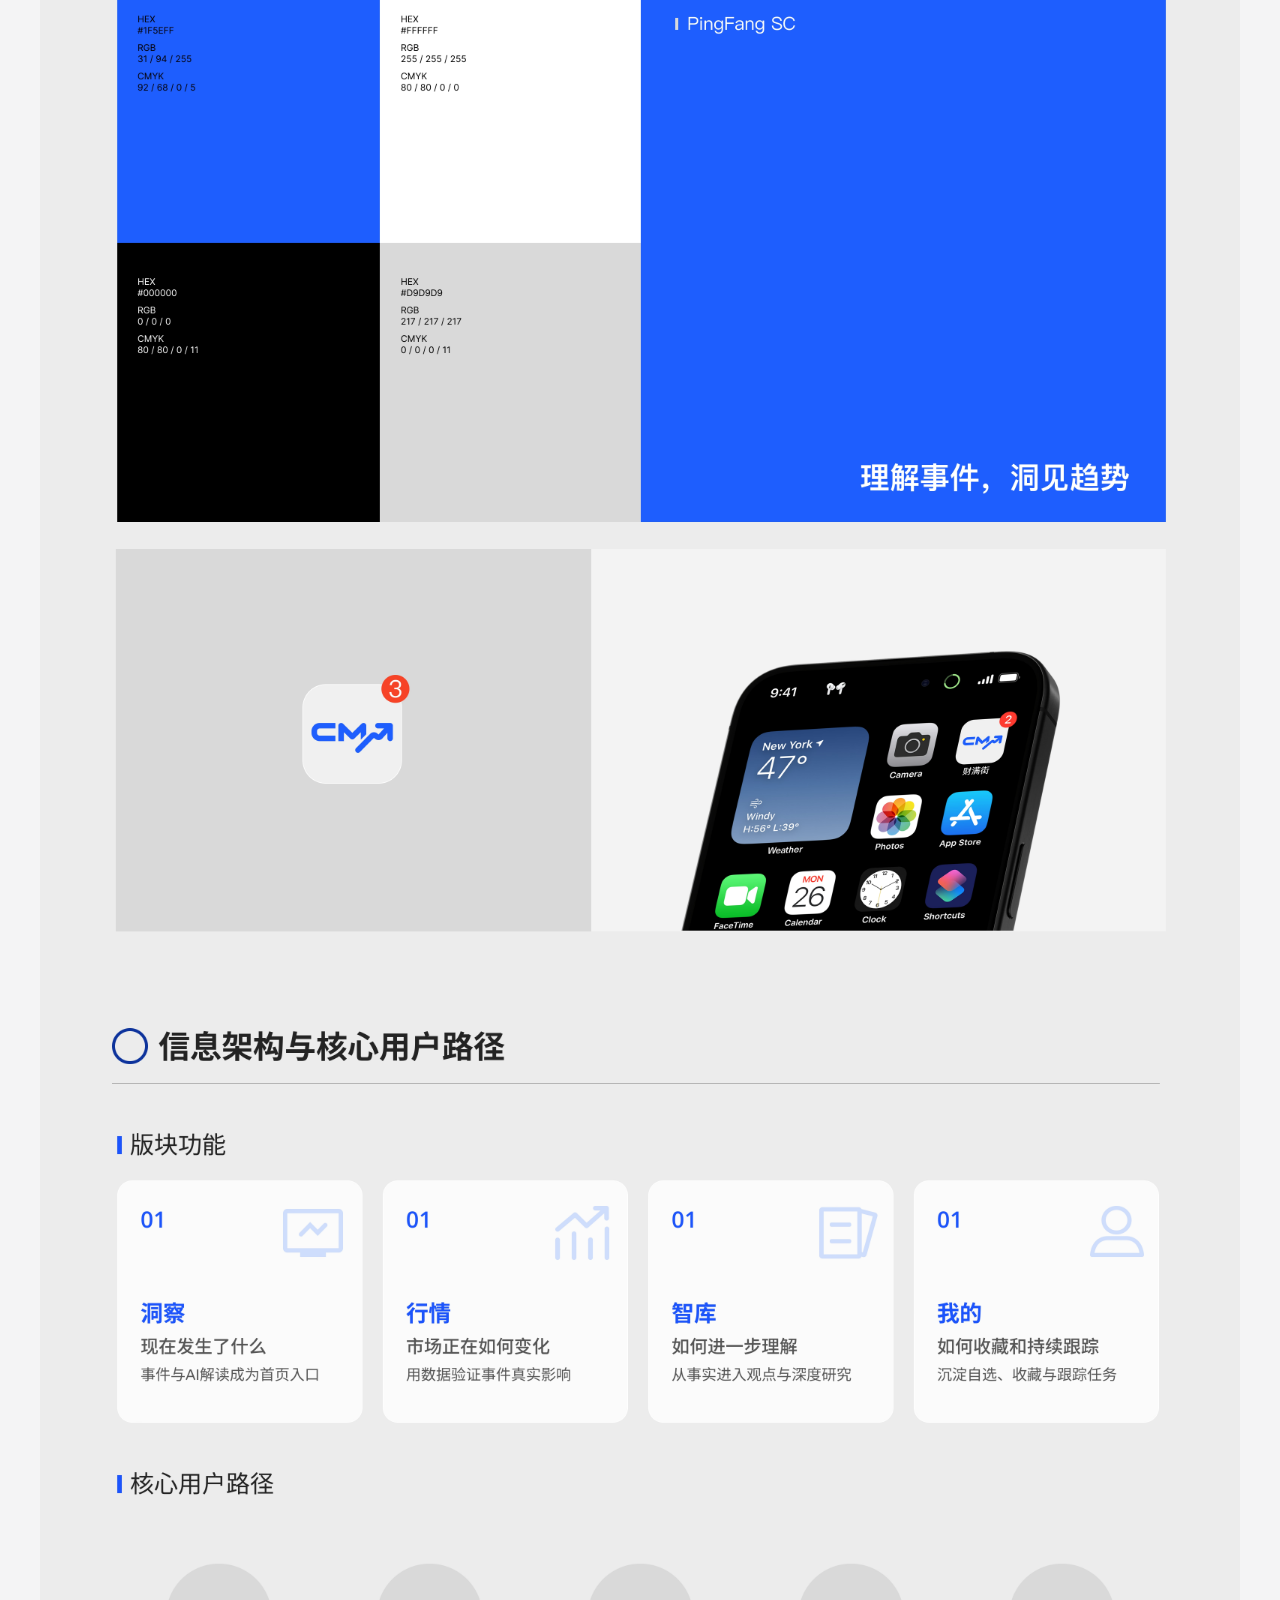
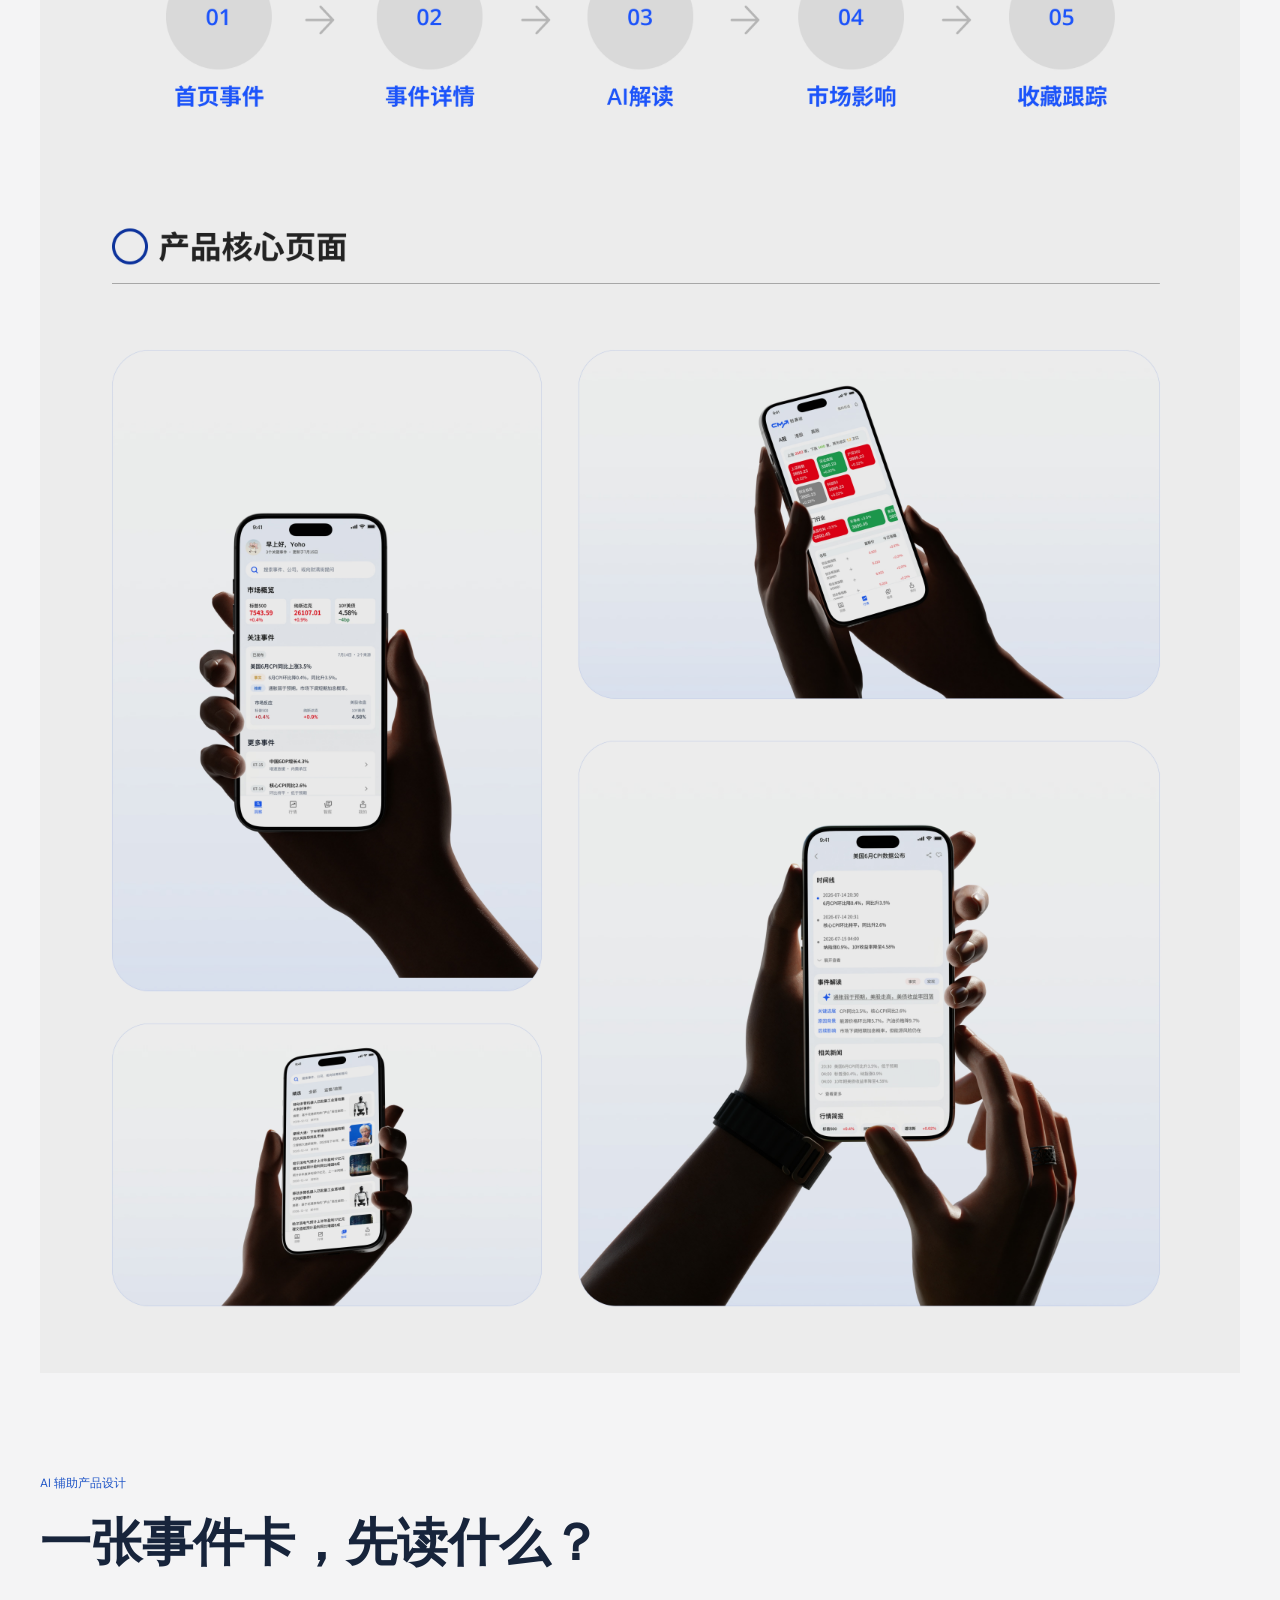
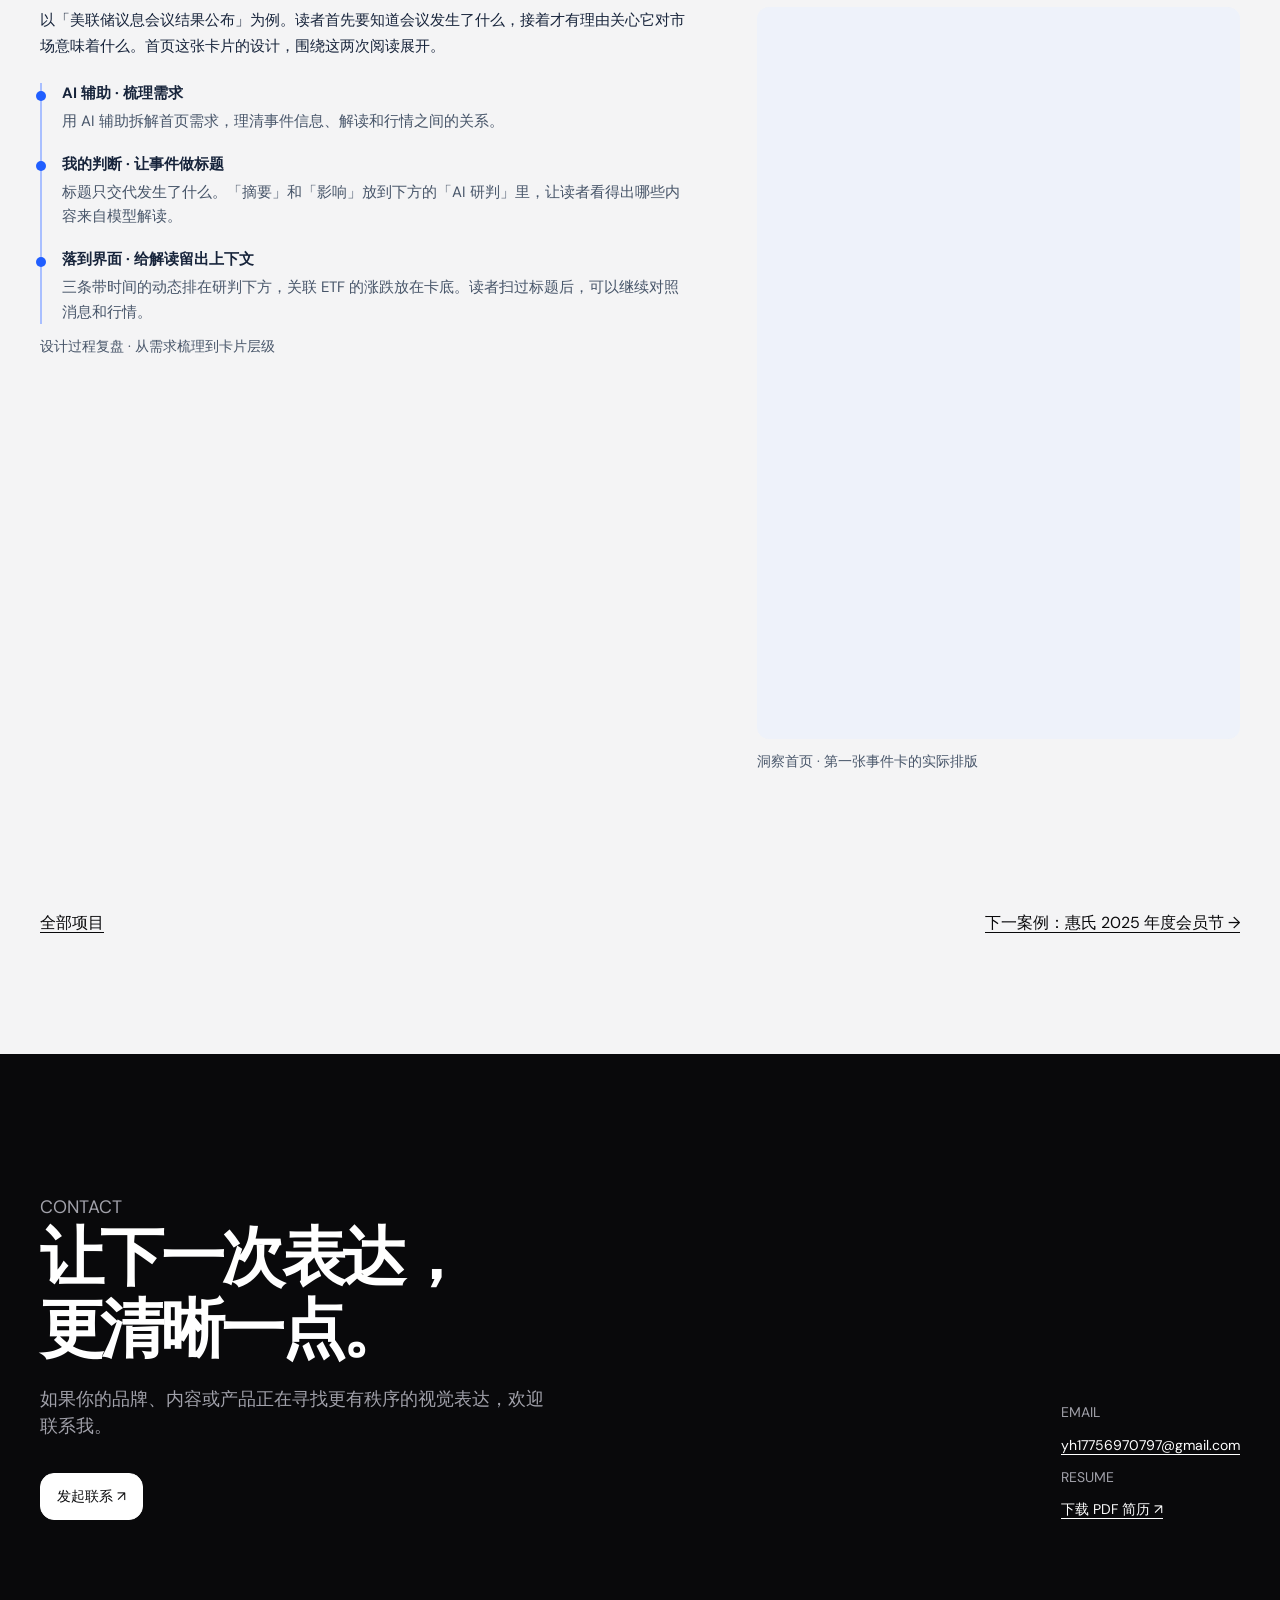
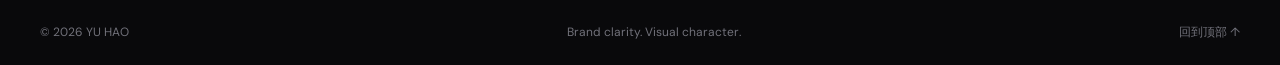
<file: caimanjie.html>
<!doctype html><html lang="zh-CN"><head><meta charset="utf-8"><meta name="viewport" content="width=device-width,initial-scale=1"><meta name="description" content="于昊，品牌与视觉设计师作品集"><title>财满街 · 于昊作品集</title><link rel="stylesheet" href="site.css"><style>.cmj-process{margin:clamp(40px,8vw,100px) auto;color:#17243b}.cmj-process h2{font-size:clamp(28px,4vw,52px);line-height:1.2;margin:.35em 0 .65em}.cmj-process p{line-height:1.75}.cmj-layout{display:grid;grid-template-columns:minmax(0,1.35fr) minmax(240px,1fr);gap:clamp(22px,5vw,72px);align-items:start}.cmj-process figure{margin:0}.cmj-process figcaption{margin-top:12px;font-size:14px;color:#475569}.cmj-flow{list-style:none;padding:0;margin:24px 0 0;border-left:2px solid #a9bfff}.cmj-flow li{position:relative;padding:0 0 20px 20px}.cmj-flow li:before{content:"";position:absolute;left:-6px;top:.5em;width:10px;height:10px;border-radius:50%;background:#205eff}.cmj-flow li:last-child{padding-bottom:0}.cmj-flow b,.cmj-flow span{display:block}.cmj-flow span{margin-top:4px;color:#475569;line-height:1.65}.cmj-screen{background:#eef2fa;border-radius:12px;padding:20px}.cmj-screen img{display:block;width:min(100%,320px);height:auto;margin:auto}.cmj-process .eyebrow{color:#2056c7}@media(max-width:700px){.cmj-layout{grid-template-columns:1fr}}</style></head><body id="top"><a class="skip" href="#main">跳到主要内容</a>
  <header class="home-header">
    <nav class="home-nav" aria-label="主导航"><a href="index.html#home">HOME</a><a href="index.html#about">ABOUT</a><a class="is-active" href="index.html#work" aria-current="page">WORK</a><a href="index.html#contact">CONTACT</a></nav>
  </header><main id="main" class="container case-main">
    <a class="back" href="index.html#work">← 返回项目列表</a>
    <section class="case-hero"><div><p class="eyebrow">AI 产品 · 品牌与界面 / CASE STUDY</p><h1>财满街</h1><p class="case-lead">围绕“市场事件—AI 解读—行情影响”，连接品牌识别与产品体验。</p></div></section>
    <figure class="case-banner case-long-image" style="width:100%;margin:0"><img src="public/images/caimanjie/case-study/caimanjie-strategy-brand-01.png" alt="财满街策略与品牌设计案例长图" style="display:block;width:100%;height:auto"></figure>
    <figure class="case-banner case-long-image" style="width:100%;margin:0"><img src="public/images/caimanjie/case-study/caimanjie-brand-product-01.avif" alt="财满街品牌与产品设计案例长图" style="display:block;width:100%;height:auto"></figure>
<section class="cmj-process" aria-labelledby="cmj-process-title">
<p class="eyebrow">AI 辅助产品设计</p>
<h2 id="cmj-process-title">一张事件卡，先读什么？</h2>
<div class="cmj-layout"><div><p>以「美联储议息会议结果公布」为例。读者首先要知道会议发生了什么，接着才有理由关心它对市场意味着什么。首页这张卡片的设计，围绕这两次阅读展开。</p>
<figure><ol class="cmj-flow"><li><b>AI 辅助 · 梳理需求</b><span>用 AI 辅助拆解首页需求，理清事件信息、解读和行情之间的关系。</span></li>
<li><b>我的判断 · 让事件做标题</b><span>标题只交代发生了什么。「摘要」和「影响」放到下方的「AI 研判」里，让读者看得出哪些内容来自模型解读。</span></li>
<li><b>落到界面 · 给解读留出上下文</b><span>三条带时间的动态排在研判下方，关联 ETF 的涨跌放在卡底。读者扫过标题后，可以继续对照消息和行情。</span></li></ol><figcaption>设计过程复盘 · 从需求梳理到卡片层级</figcaption></figure></div>
<figure><div class="cmj-screen"><img width="394" height="852" loading="lazy" src="[data-uri]" alt="财满街洞察首页，指数下方的第一张事件卡依次呈现会议标题、AI 研判、带时间的动态和关联 ETF 涨跌。"></div><figcaption>洞察首页 · 第一张事件卡的实际排版</figcaption></figure></div></section>
    <nav class="case-next" aria-label="案例翻页"><a href="index.html#work">全部项目</a><a href="wyeth.html">下一案例：惠氏 2025 年度会员节 →</a></nav>
  </main><section class="contact" id="contact">
    <div class="container contact-grid">
      <div><p class="eyebrow">CONTACT</p><h2>让下一次表达，<br>更清晰一点。</h2><p>如果你的品牌、内容或产品正在寻找更有秩序的视觉表达，欢迎联系我。</p><a class="button" href="mailto:yh17756970797@gmail.com">发起联系 ↗</a></div>
      <div class="contact-meta"><span>EMAIL</span><a href="mailto:yh17756970797@gmail.com">yh17756970797@gmail.com</a><span>RESUME</span><a href="assets/resume.pdf" target="_blank" rel="noreferrer">下载 PDF 简历 ↗</a></div>
    </div>
  </section>
  <footer class="site-footer"><div class="container footer-inner"><span>© 2026 YU HAO</span><span>Brand clarity. Visual character.</span><a href="#top">回到顶部 ↑</a></div></footer><script src="site.js"></script></body></html>
</file>
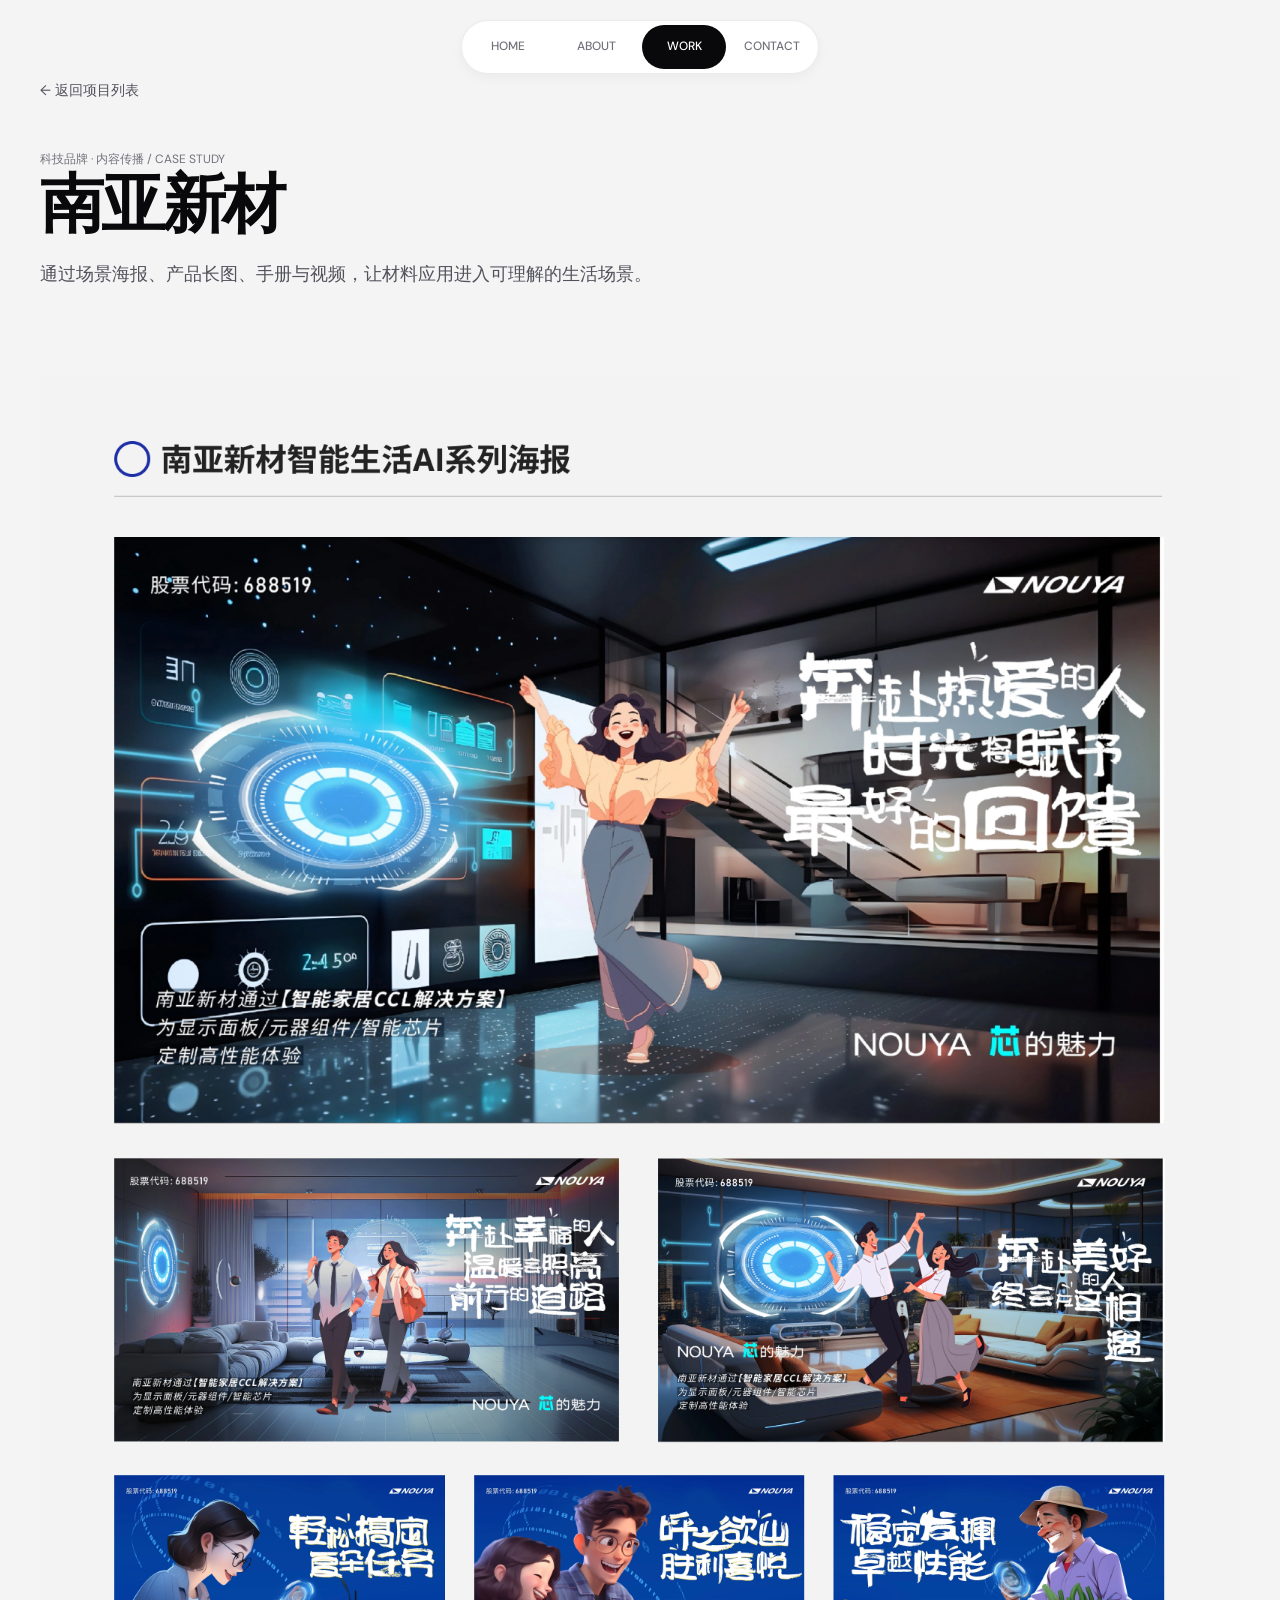
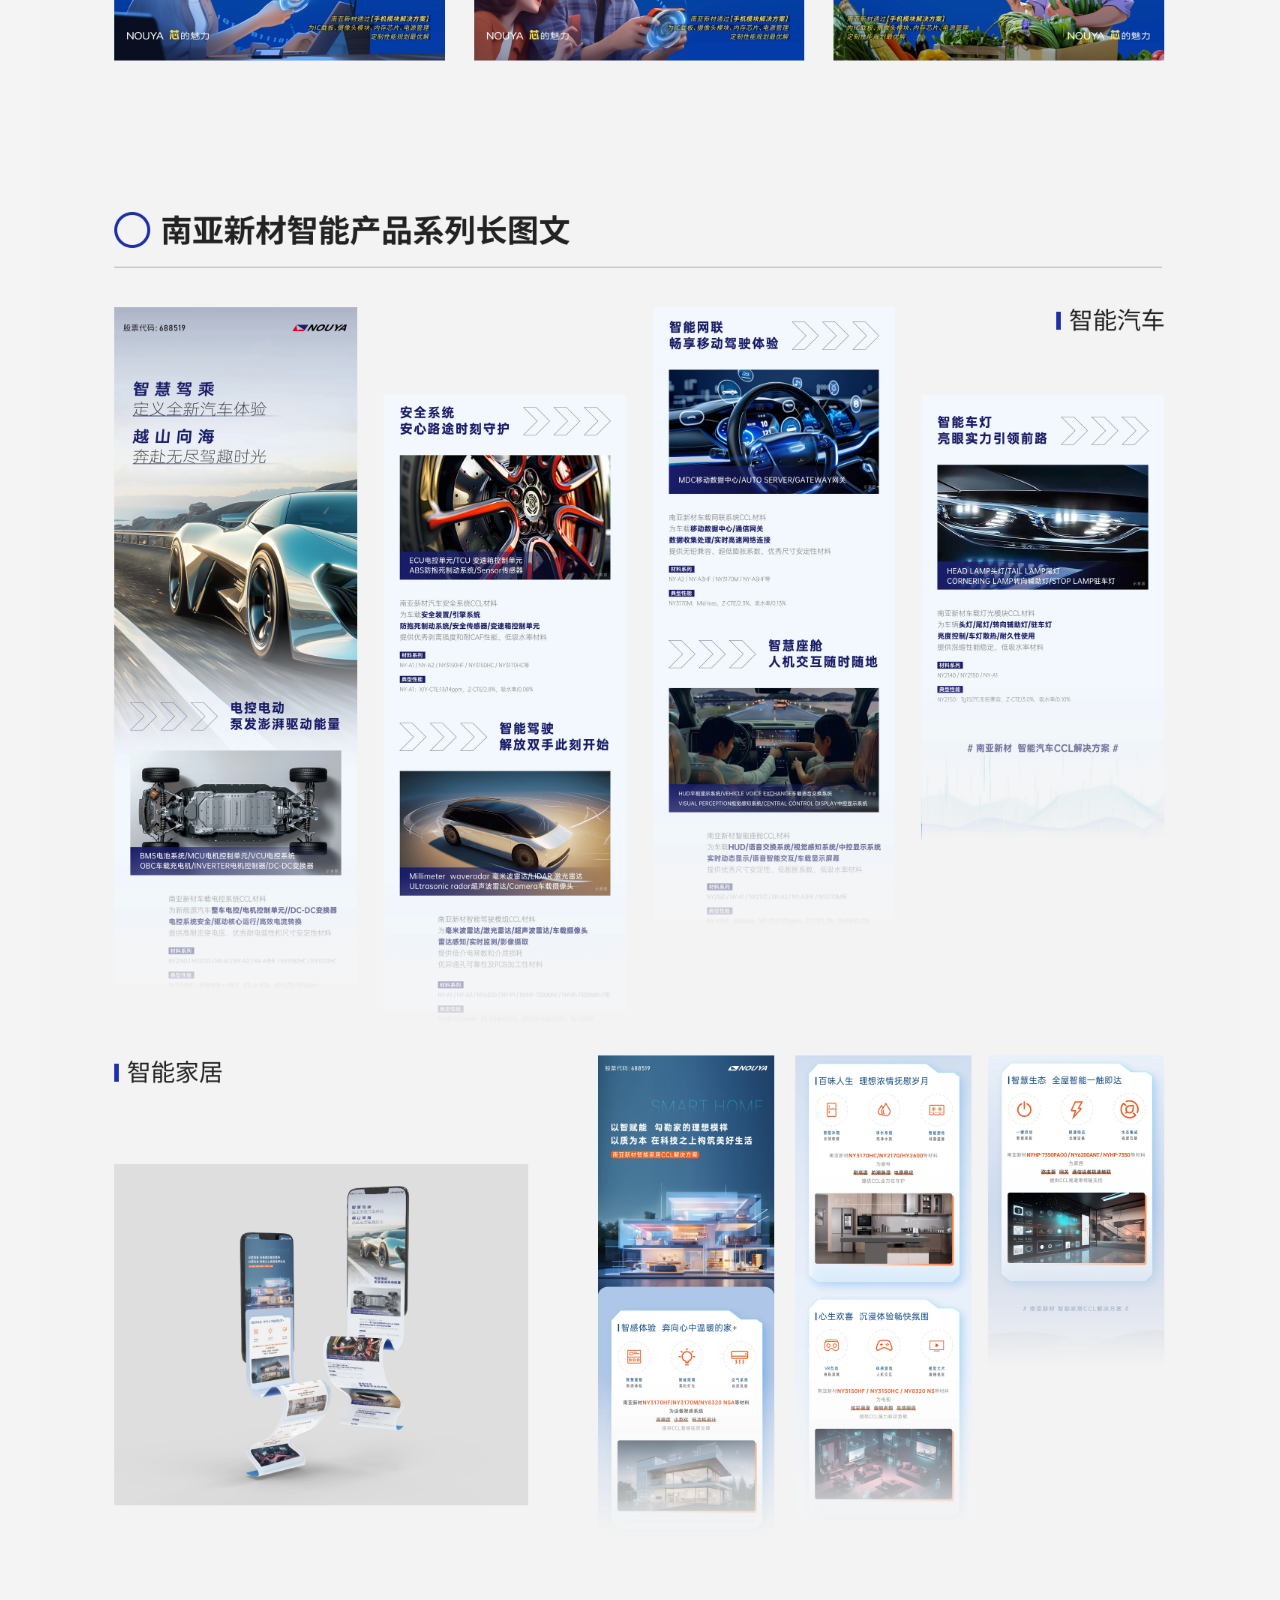
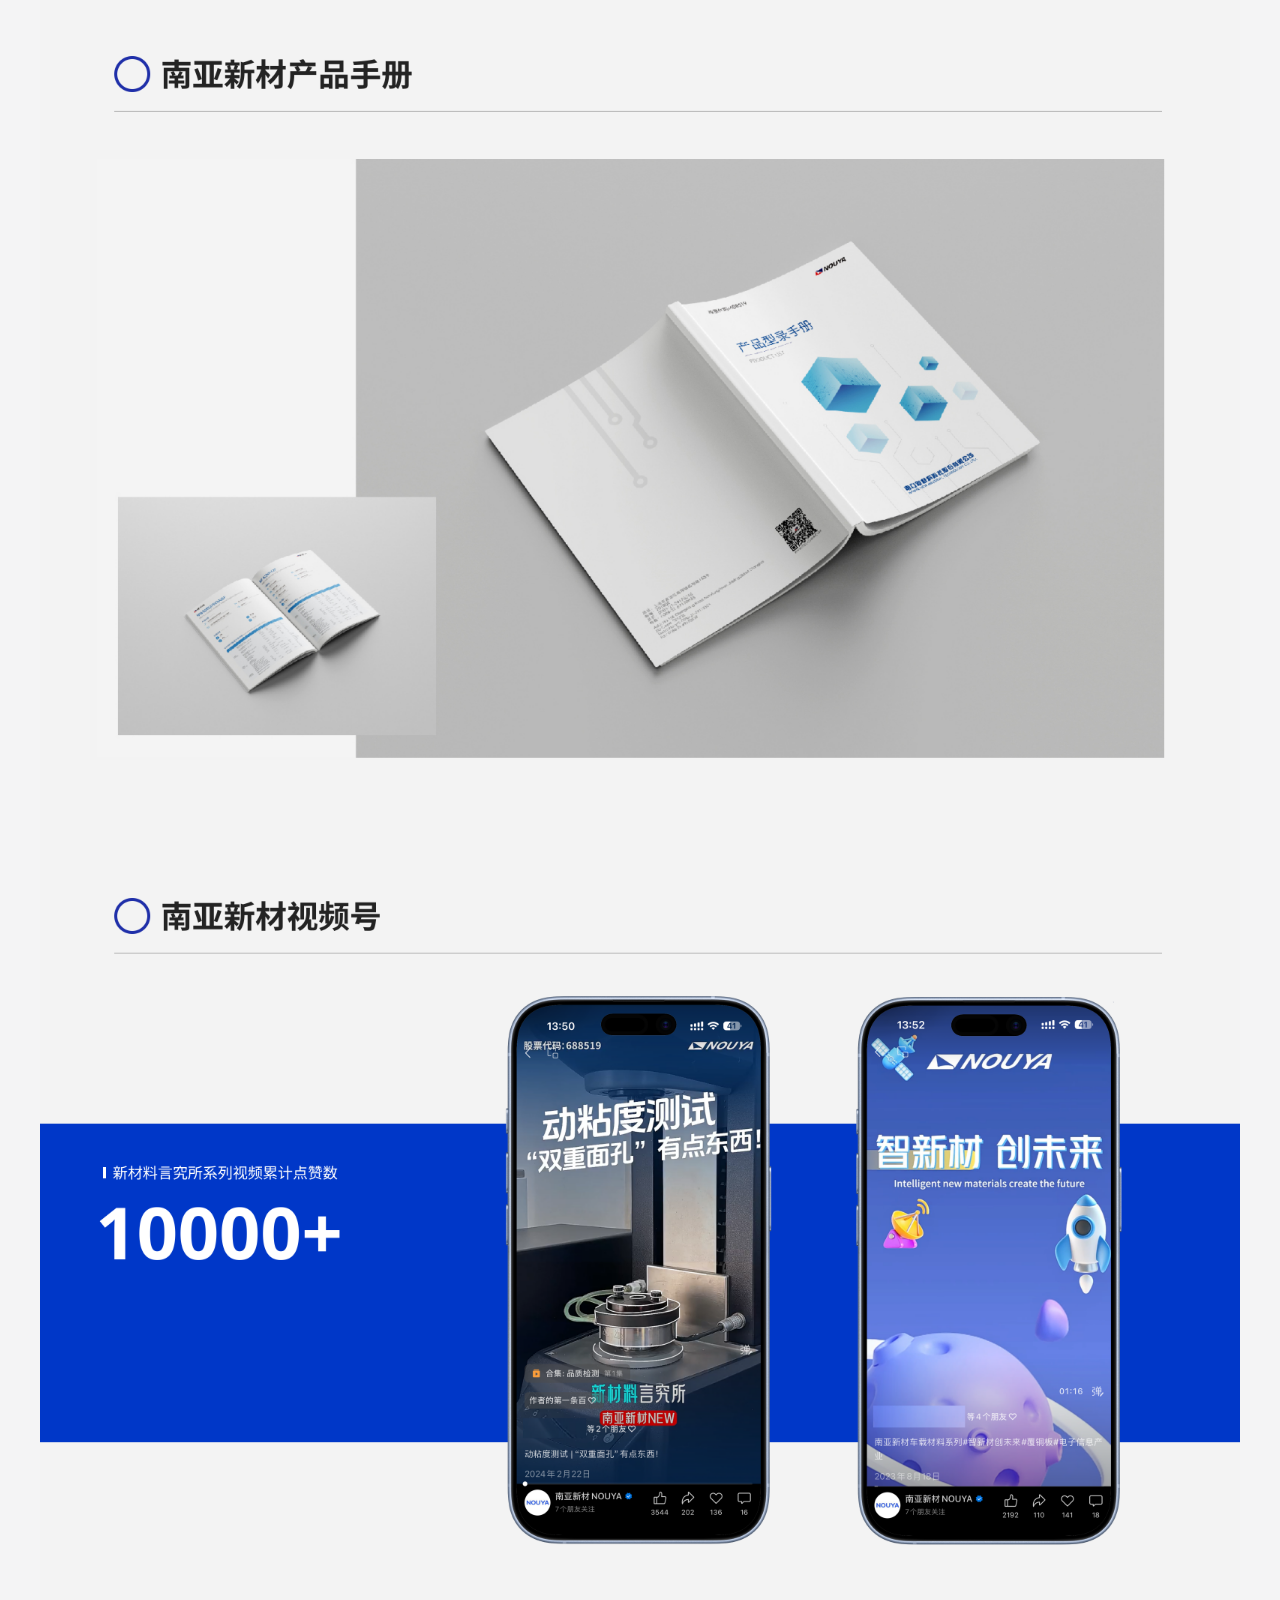
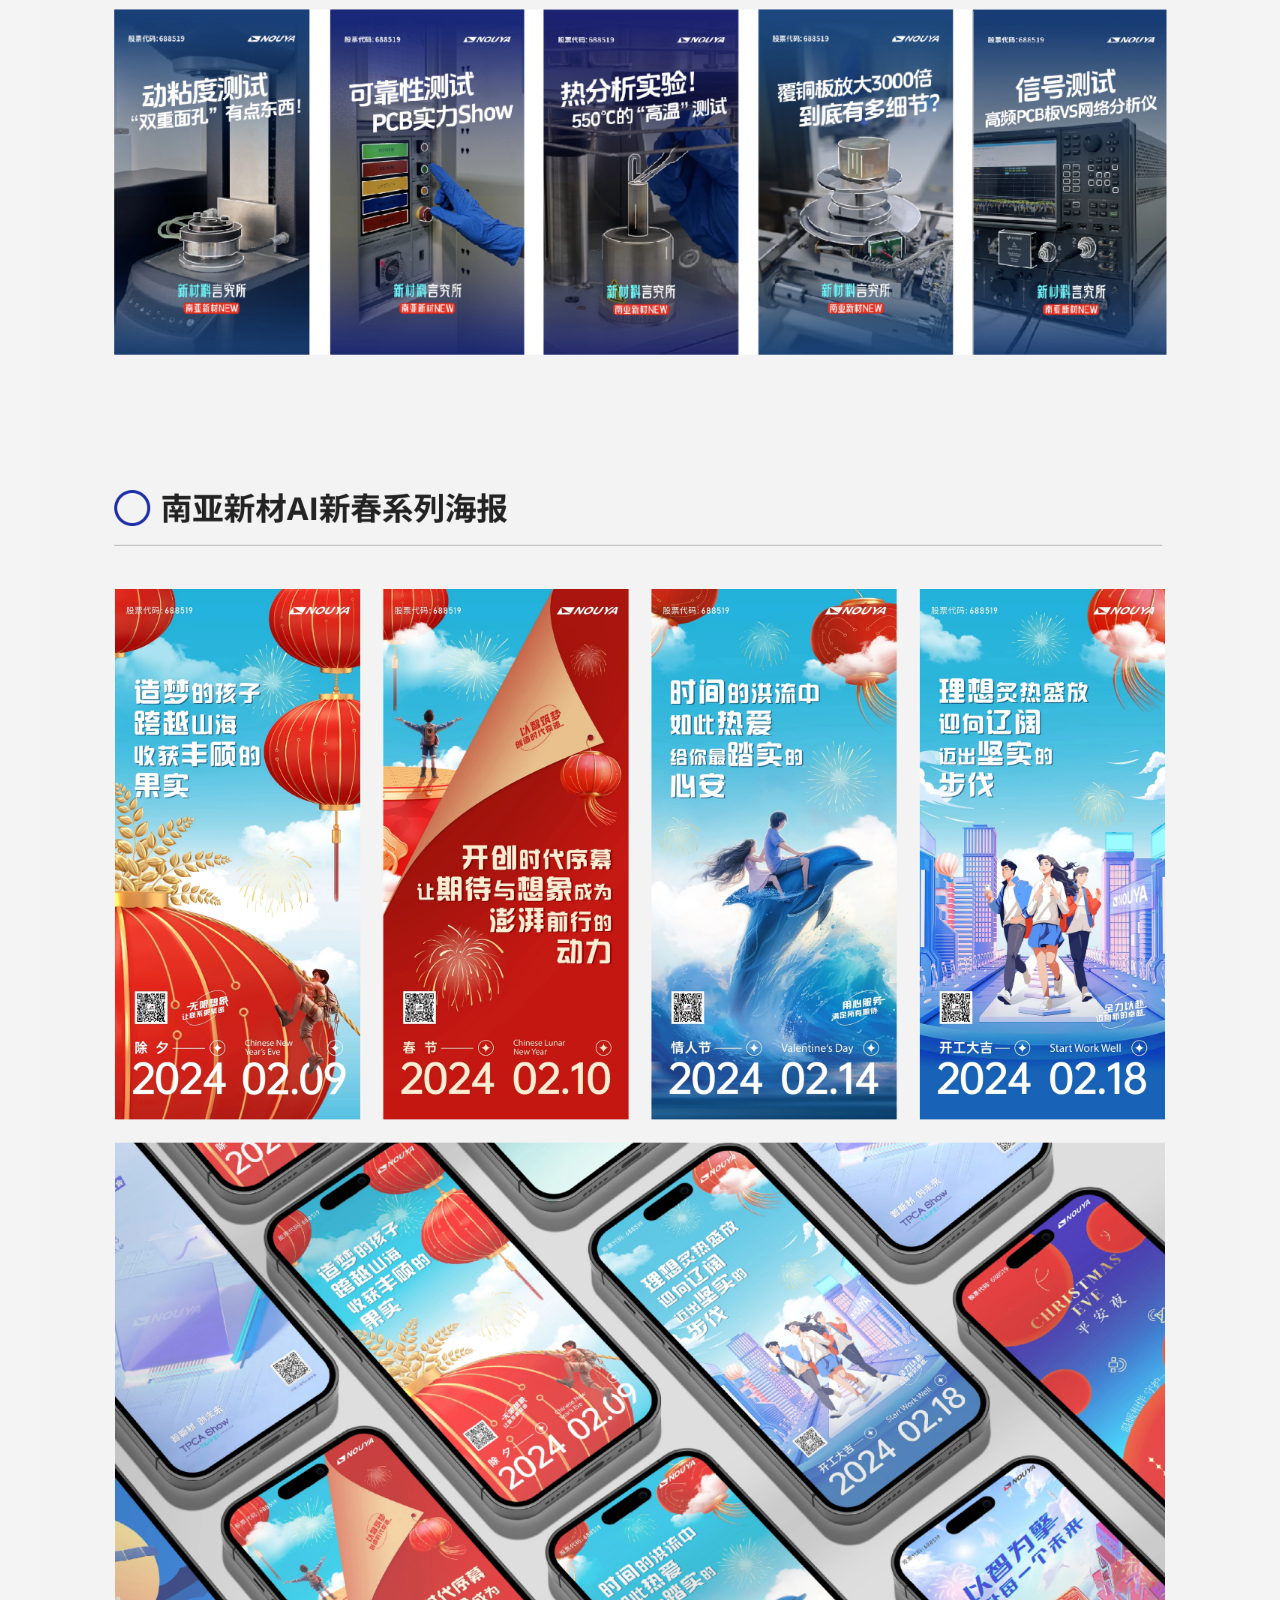
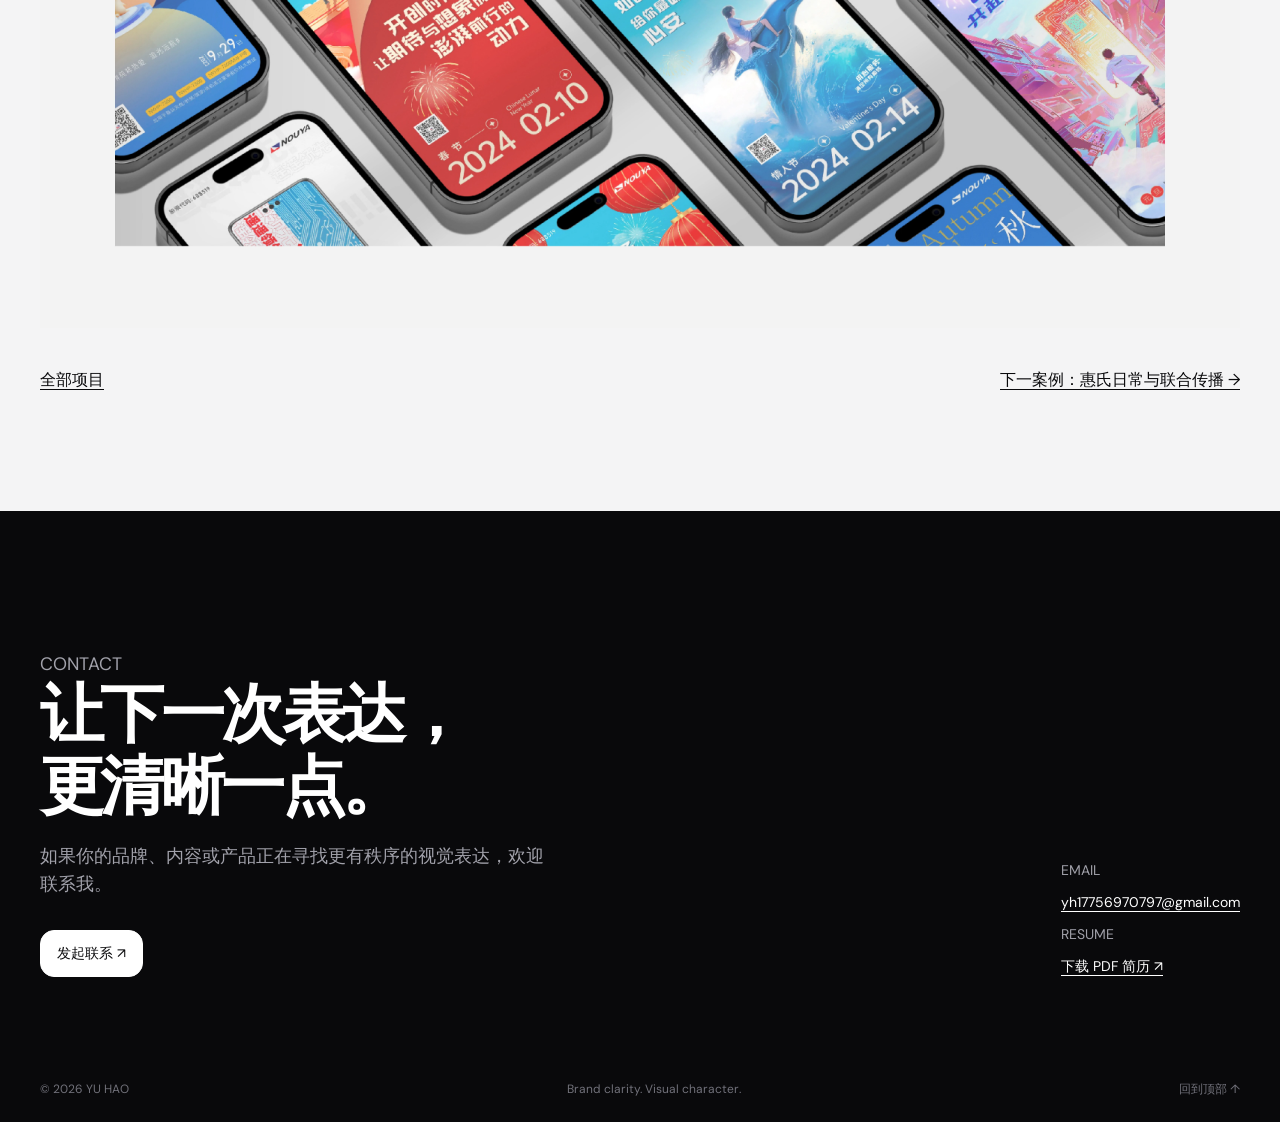
<file: nanya.html>
<!doctype html><html lang="zh-CN"><head><meta charset="utf-8"><meta name="viewport" content="width=device-width,initial-scale=1"><meta name="description" content="于昊，品牌与视觉设计师作品集"><title>南亚新材 · 于昊作品集</title><link rel="stylesheet" href="site.css"></head><body id="top"><a class="skip" href="#main">跳到主要内容</a>
  <header class="home-header">
    <nav class="home-nav" aria-label="主导航"><a href="index.html#home">HOME</a><a href="index.html#about">ABOUT</a><a class="is-active" href="index.html#work" aria-current="page">WORK</a><a href="index.html#contact">CONTACT</a></nav>
  </header><main id="main" class="container case-main">
    <a class="back" href="index.html#work">← 返回项目列表</a>
    <section class="case-hero"><div><p class="eyebrow">科技品牌 · 内容传播 / CASE STUDY</p><h1>南亚新材</h1><p class="case-lead">通过场景海报、产品长图、手册与视频，让材料应用进入可理解的生活场景。</p></div></section>
    <figure style="width:100%;margin:0"><img src="public/images/nanya-new-material/case-study/nanya-new-material-case-part-01.webp" width="6400" height="7312" alt="南亚新材 Case Study 第一部分" loading="eager" fetchpriority="high" style="display:block;width:100%;height:auto"></figure>
    <figure style="width:100%;margin:0"><img src="public/images/nanya-new-material/case-study/nanya-new-material-case-part-02.webp" width="6400" height="7704" alt="南亚新材 Case Study 第二部分" loading="lazy" style="display:block;width:100%;height:auto"></figure>
    <figure style="width:100%;margin:0"><img src="public/images/nanya-new-material/case-study/nanya-new-material-case-part-03.png" width="6400" height="4488" alt="南亚新材 Case Study 第三部分" loading="lazy" style="display:block;width:100%;height:auto"></figure>
    <figure style="width:100%;margin:0"><img src="public/images/nanya-new-material/case-study/nanya-new-material-case-part-04.png" width="6400" height="6360" alt="南亚新材 Case Study 第四部分" loading="lazy" style="display:block;width:100%;height:auto"></figure>
    <figure style="width:100%;margin:0"><img src="public/images/nanya-new-material/case-study/nanya-new-material-case-part-05.webp" width="6400" height="8052" alt="南亚新材 Case Study 第五部分" loading="lazy" style="display:block;width:100%;height:auto"></figure>
    <nav class="case-next" aria-label="案例翻页"><a href="index.html#work">全部项目</a><a href="wyeth-content.html">下一案例：惠氏日常与联合传播 →</a></nav>
  </main><section class="contact" id="contact">
    <div class="container contact-grid">
      <div><p class="eyebrow">CONTACT</p><h2>让下一次表达，<br>更清晰一点。</h2><p>如果你的品牌、内容或产品正在寻找更有秩序的视觉表达，欢迎联系我。</p><a class="button" href="mailto:yh17756970797@gmail.com">发起联系 ↗</a></div>
      <div class="contact-meta"><span>EMAIL</span><a href="mailto:yh17756970797@gmail.com">yh17756970797@gmail.com</a><span>RESUME</span><a href="assets/resume.pdf" target="_blank" rel="noreferrer">下载 PDF 简历 ↗</a></div>
    </div>
  </section>
  <footer class="site-footer"><div class="container footer-inner"><span>© 2026 YU HAO</span><span>Brand clarity. Visual character.</span><a href="#top">回到顶部 ↑</a></div></footer><script src="site.js"></script></body></html>
</file>
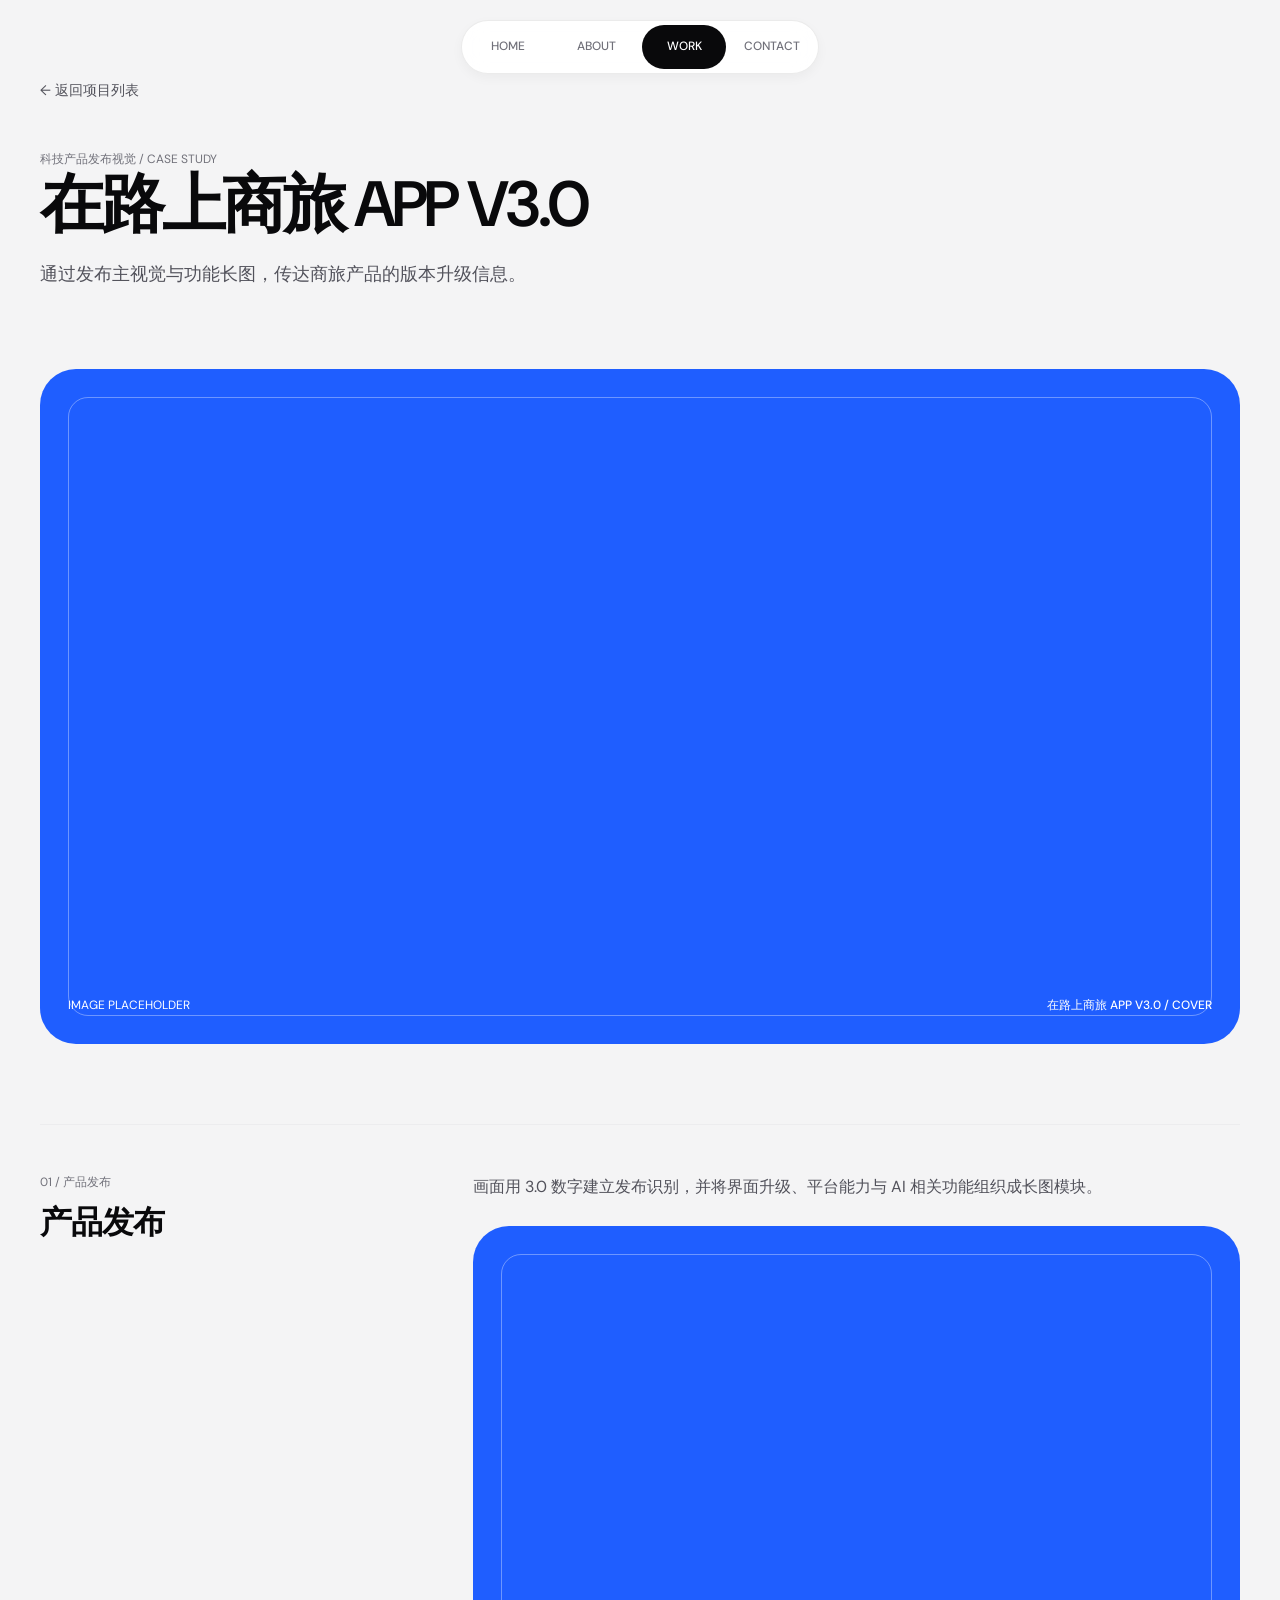
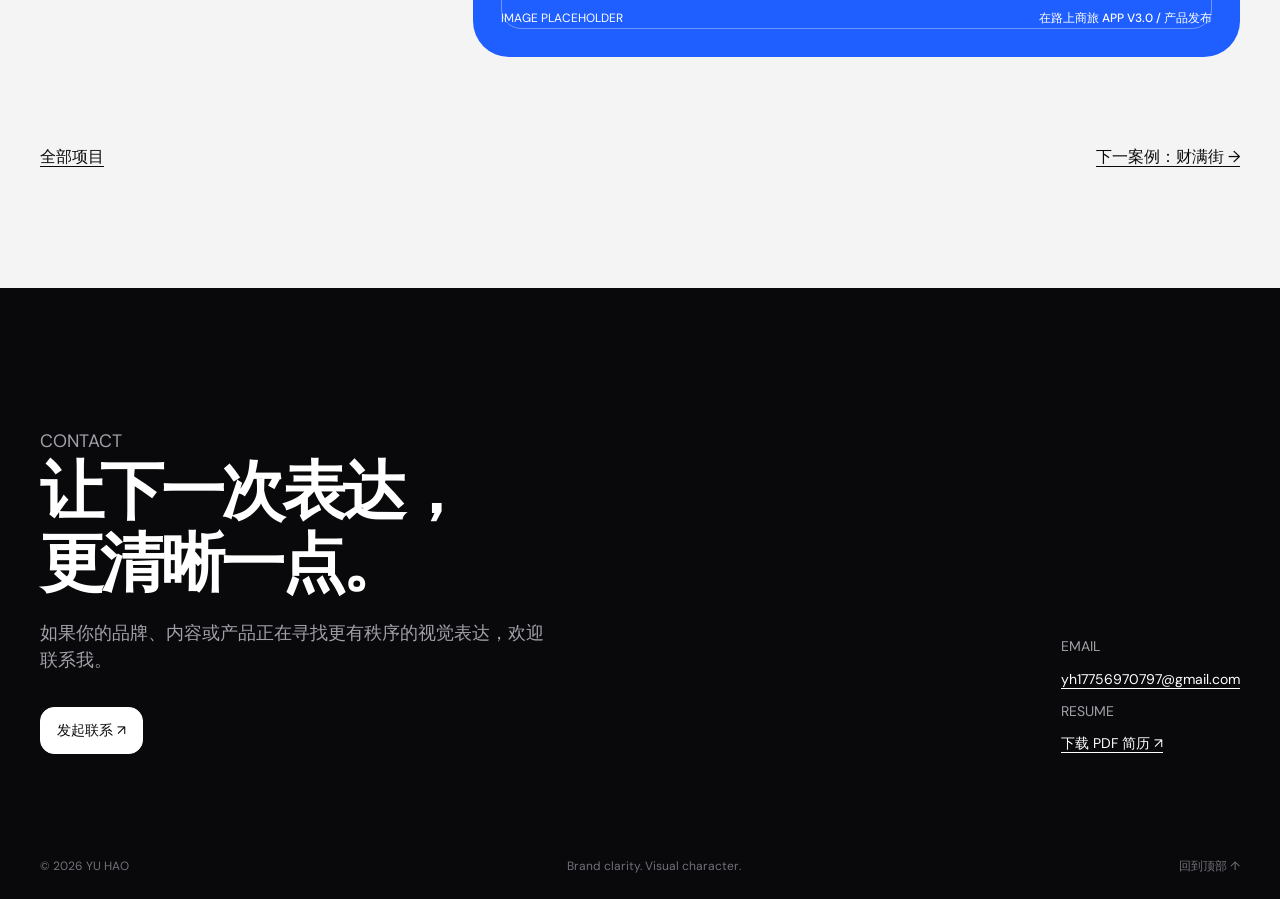
<file: onway.html>
<!doctype html><html lang="zh-CN"><head><meta charset="utf-8"><meta name="viewport" content="width=device-width,initial-scale=1"><meta name="description" content="于昊，品牌与视觉设计师作品集"><title>在路上商旅 APP V3.0 · 于昊作品集</title><link rel="stylesheet" href="site.css"></head><body id="top"><a class="skip" href="#main">跳到主要内容</a>
  <header class="home-header">
    <nav class="home-nav" aria-label="主导航"><a href="index.html#home">HOME</a><a href="index.html#about">ABOUT</a><a class="is-active" href="index.html#work" aria-current="page">WORK</a><a href="index.html#contact">CONTACT</a></nav>
  </header><main id="main" class="container case-main">
    <a class="back" href="index.html#work">← 返回项目列表</a>
    <section class="case-hero"><div><p class="eyebrow">科技产品发布视觉 / CASE STUDY</p><h1>在路上商旅 APP V3.0</h1><p class="case-lead">通过发布主视觉与功能长图，传达商旅产品的版本升级信息。</p></div></section>
    <div class="case-banner"><div class="image-placeholder case-visual" role="img" aria-label="在路上商旅 APP V3.0 / COVER 图片占位"><span>IMAGE PLACEHOLDER</span><strong>在路上商旅 APP V3.0 / COVER</strong></div></div>
    <section class="case-section"><div><p class="eyebrow">01 / 产品发布</p><h2>产品发布</h2></div><div class="case-section-content"><p>画面用 3.0 数字建立发布识别，并将界面升级、平台能力与 AI 相关功能组织成长图模块。</p><div class="image-placeholder case-visual" role="img" aria-label="在路上商旅 APP V3.0 / 产品发布 图片占位"><span>IMAGE PLACEHOLDER</span><strong>在路上商旅 APP V3.0 / 产品发布</strong></div></div></section>
    <nav class="case-next" aria-label="案例翻页"><a href="index.html#work">全部项目</a><a href="caimanjie.html">下一案例：财满街 →</a></nav>
  </main><section class="contact" id="contact">
    <div class="container contact-grid">
      <div><p class="eyebrow">CONTACT</p><h2>让下一次表达，<br>更清晰一点。</h2><p>如果你的品牌、内容或产品正在寻找更有秩序的视觉表达，欢迎联系我。</p><a class="button" href="mailto:yh17756970797@gmail.com">发起联系 ↗</a></div>
      <div class="contact-meta"><span>EMAIL</span><a href="mailto:yh17756970797@gmail.com">yh17756970797@gmail.com</a><span>RESUME</span><a href="assets/resume.pdf" target="_blank" rel="noreferrer">下载 PDF 简历 ↗</a></div>
    </div>
  </section>
  <footer class="site-footer"><div class="container footer-inner"><span>© 2026 YU HAO</span><span>Brand clarity. Visual character.</span><a href="#top">回到顶部 ↑</a></div></footer><script src="site.js"></script></body></html>
</file>
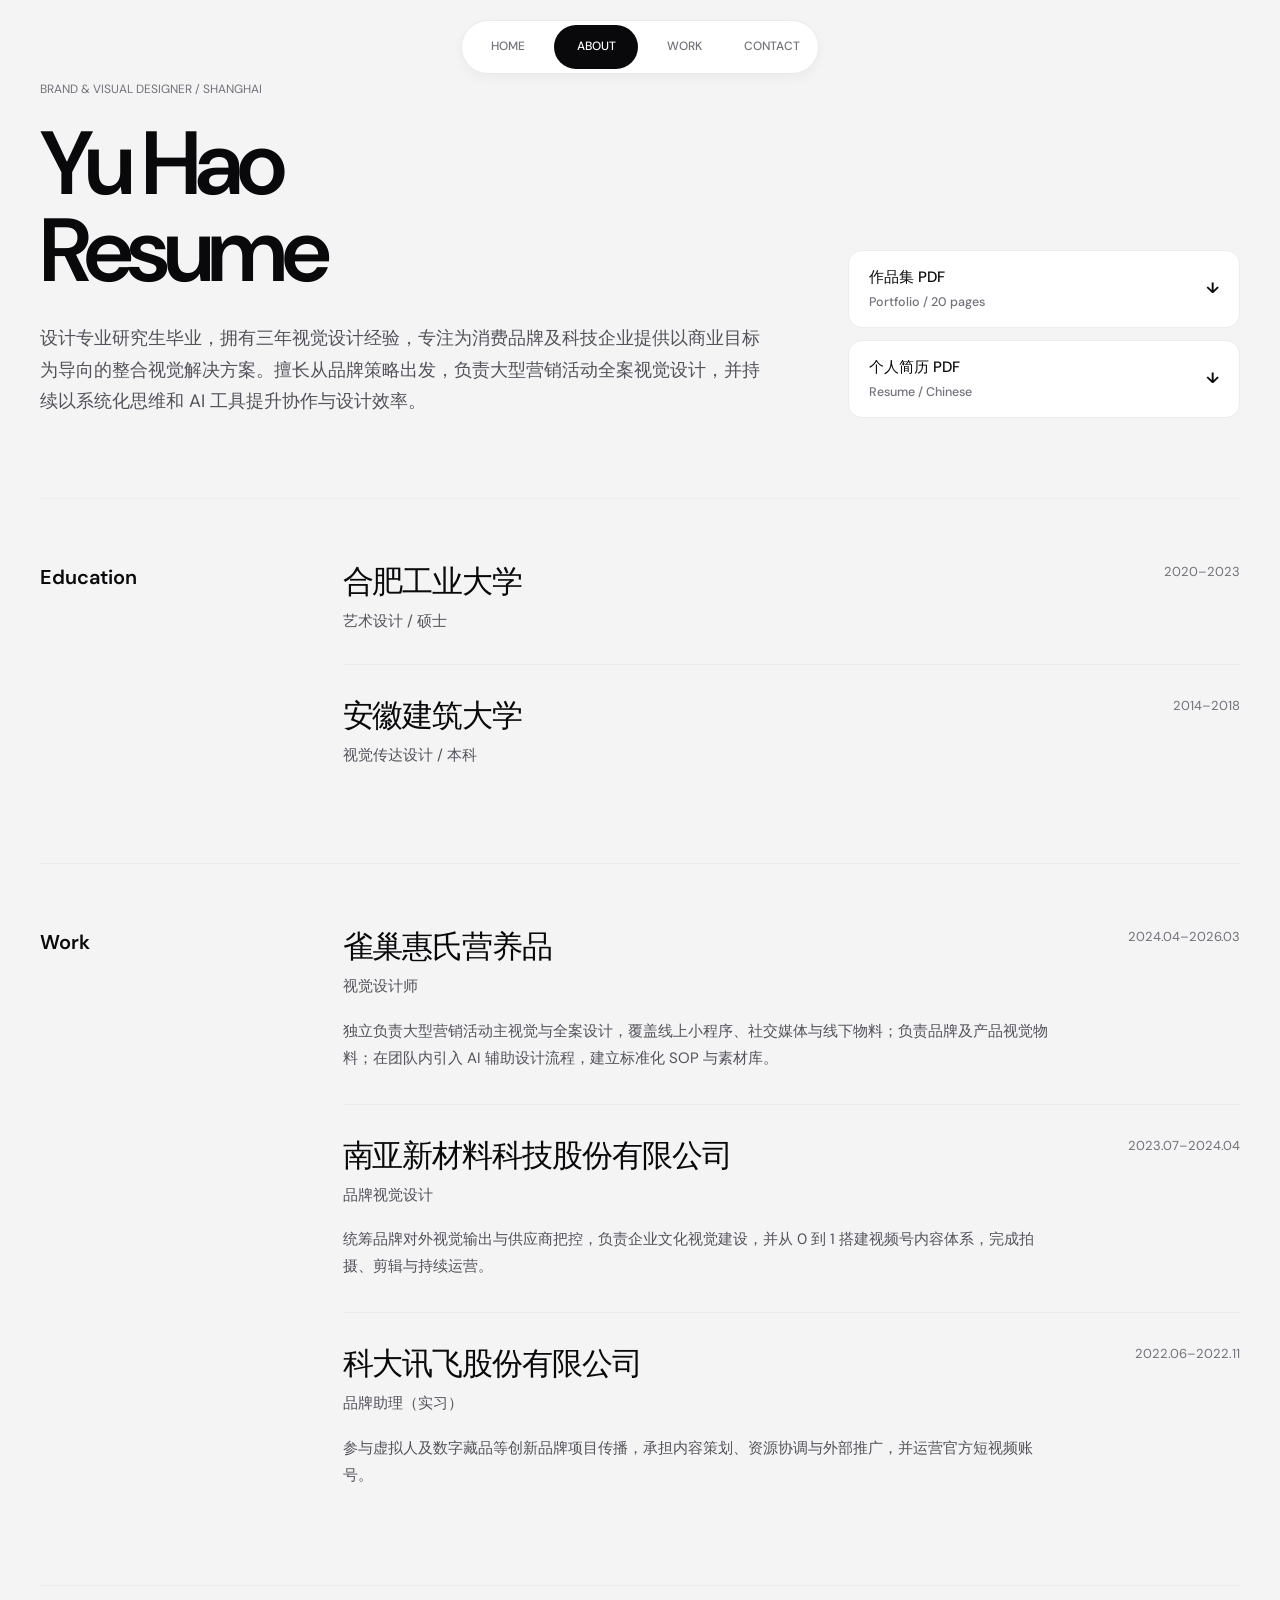
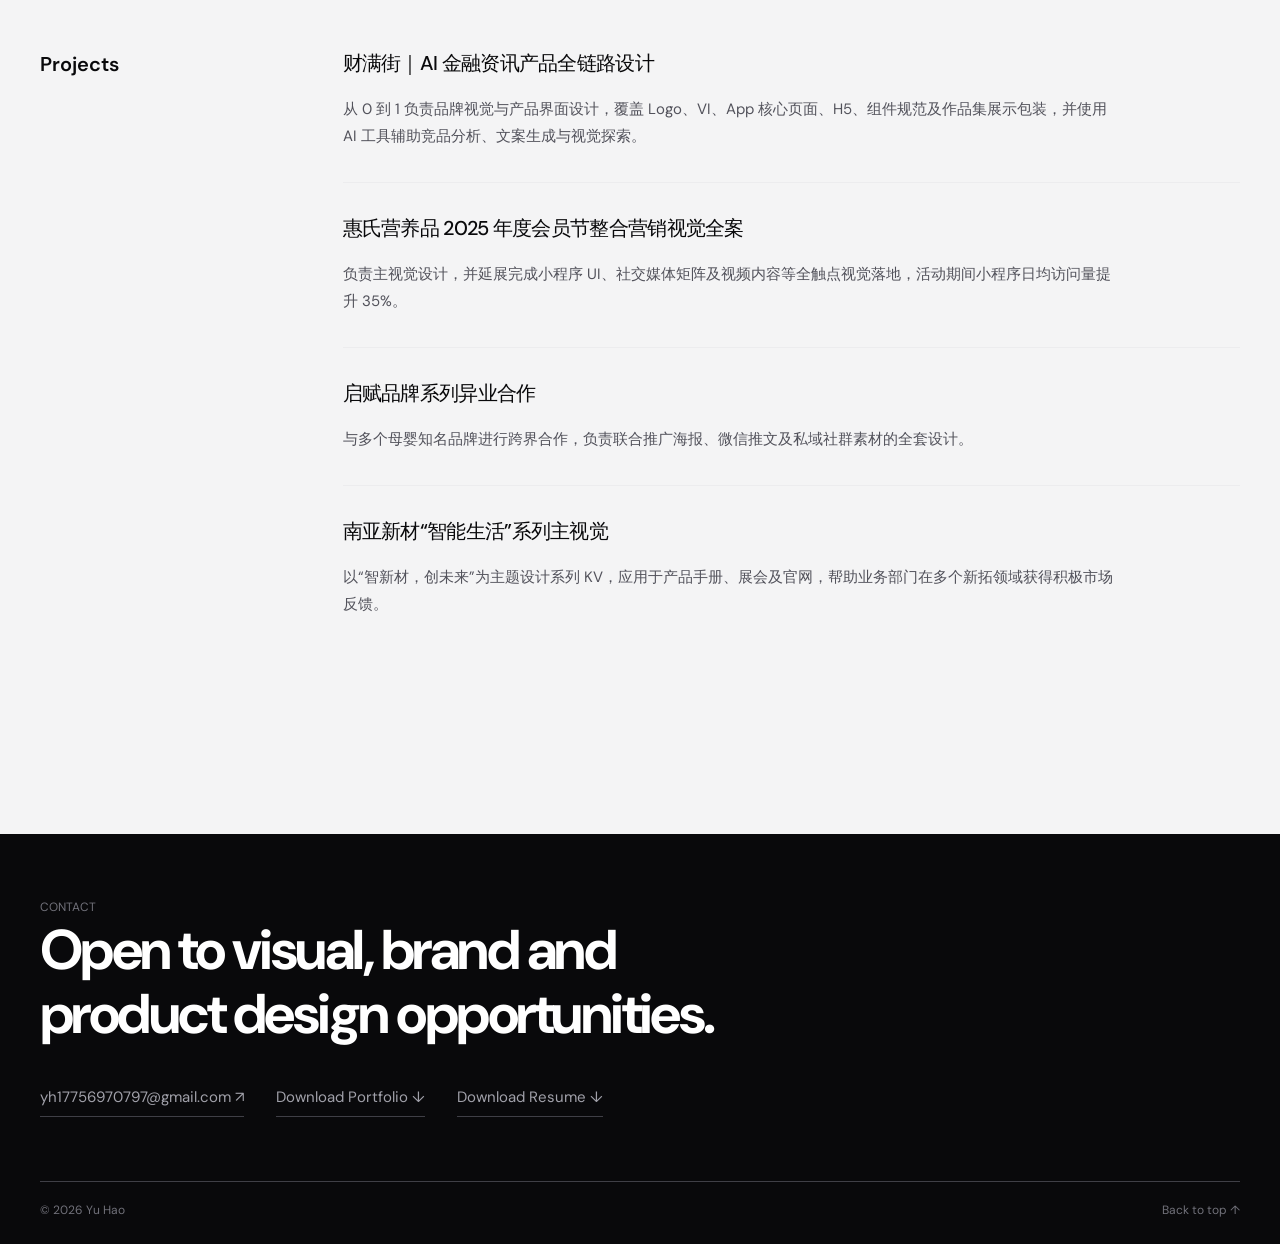
<file: resume.html>
<!doctype html>
<html lang="zh-CN">
<head>
  <meta charset="utf-8">
  <meta name="viewport" content="width=device-width,initial-scale=1">
  <meta name="description" content="于昊，品牌与视觉设计师的个人简历、教育经历、工作经历与项目经历。">
  <title>Resume · YU HAO</title>
  <link rel="stylesheet" href="site.css">
  <link rel="stylesheet" href="resume.css">
</head>
<body id="top" class="resume-page">
  <a class="skip" href="#main">跳到主要内容</a>
  <header class="home-header">
    <nav class="home-nav" aria-label="主导航"><a href="index.html#home">HOME</a><a class="is-active" href="index.html#about" aria-current="page">ABOUT</a><a href="index.html#work">WORK</a><a href="index.html#contact">CONTACT</a></nav>
  </header>
  <main id="main" class="container resume-main">
    <section class="resume-intro" aria-labelledby="resume-title">
      <div><p class="eyebrow">BRAND &amp; VISUAL DESIGNER / SHANGHAI</p><h1 id="resume-title">Yu Hao<br>Resume</h1><p class="resume-summary">设计专业研究生毕业，拥有三年视觉设计经验，专注为消费品牌及科技企业提供以商业目标为导向的整合视觉解决方案。擅长从品牌策略出发，负责大型营销活动全案视觉设计，并持续以系统化思维和 AI 工具提升协作与设计效率。</p></div>
      <div class="resume-downloads" aria-label="PDF 下载"><a class="download-card" href="assets/yu-hao-portfolio.pdf" download><span>作品集 PDF<small>Portfolio / 20 pages</small></span><b aria-hidden="true">↓</b></a><a class="download-card" href="assets/resume.pdf" download><span>个人简历 PDF<small>Resume / Chinese</small></span><b aria-hidden="true">↓</b></a></div>
    </section>
    <section class="resume-section" aria-labelledby="education-title"><h2 id="education-title">Education</h2><div class="resume-list"><article class="resume-row"><div><h3>合肥工业大学</h3><p class="role">艺术设计 / 硕士</p></div><time>2020–2023</time></article><article class="resume-row"><div><h3>安徽建筑大学</h3><p class="role">视觉传达设计 / 本科</p></div><time>2014–2018</time></article></div></section>
    <section class="resume-section" aria-labelledby="work-title"><h2 id="work-title">Work</h2><div class="resume-list"><article class="resume-row"><div><h3>雀巢惠氏营养品</h3><p class="role">视觉设计师</p><p class="detail">独立负责大型营销活动主视觉与全案设计，覆盖线上小程序、社交媒体与线下物料；负责品牌及产品视觉物料；在团队内引入 AI 辅助设计流程，建立标准化 SOP 与素材库。</p></div><time>2024.04–2026.03</time></article><article class="resume-row"><div><h3>南亚新材料科技股份有限公司</h3><p class="role">品牌视觉设计</p><p class="detail">统筹品牌对外视觉输出与供应商把控，负责企业文化视觉建设，并从 0 到 1 搭建视频号内容体系，完成拍摄、剪辑与持续运营。</p></div><time>2023.07–2024.04</time></article><article class="resume-row"><div><h3>科大讯飞股份有限公司</h3><p class="role">品牌助理（实习）</p><p class="detail">参与虚拟人及数字藏品等创新品牌项目传播，承担内容策划、资源协调与外部推广，并运营官方短视频账号。</p></div><time>2022.06–2022.11</time></article></div></section>
    <section class="resume-section" aria-labelledby="projects-title"><h2 id="projects-title">Projects</h2><div class="resume-list project-list"><article class="resume-row"><div><h3>财满街｜AI 金融资讯产品全链路设计</h3><p class="detail">从 0 到 1 负责品牌视觉与产品界面设计，覆盖 Logo、VI、App 核心页面、H5、组件规范及作品集展示包装，并使用 AI 工具辅助竞品分析、文案生成与视觉探索。</p></div></article><article class="resume-row"><div><h3>惠氏营养品 2025 年度会员节整合营销视觉全案</h3><p class="detail">负责主视觉设计，并延展完成小程序 UI、社交媒体矩阵及视频内容等全触点视觉落地，活动期间小程序日均访问量提升 35%。</p></div></article><article class="resume-row"><div><h3>启赋品牌系列异业合作</h3><p class="detail">与多个母婴知名品牌进行跨界合作，负责联合推广海报、微信推文及私域社群素材的全套设计。</p></div></article><article class="resume-row"><div><h3>南亚新材“智能生活”系列主视觉</h3><p class="detail">以“智新材，创未来”为主题设计系列 KV，应用于产品手册、展会及官网，帮助业务部门在多个新拓领域获得积极市场反馈。</p></div></article></div></section>
  </main>
  <footer class="resume-footer"><div class="container"><p class="eyebrow">CONTACT</p><h2>Open to visual, brand and product design opportunities.</h2><div class="resume-footer-links"><a href="mailto:yh17756970797@gmail.com">yh17756970797@gmail.com ↗</a><a href="assets/yu-hao-portfolio.pdf" download>Download Portfolio ↓</a><a href="assets/resume.pdf" download>Download Resume ↓</a></div><div class="resume-colophon"><span>© 2026 Yu Hao</span><a href="#top">Back to top ↑</a></div></div></footer>
</body>
</html>
</file>
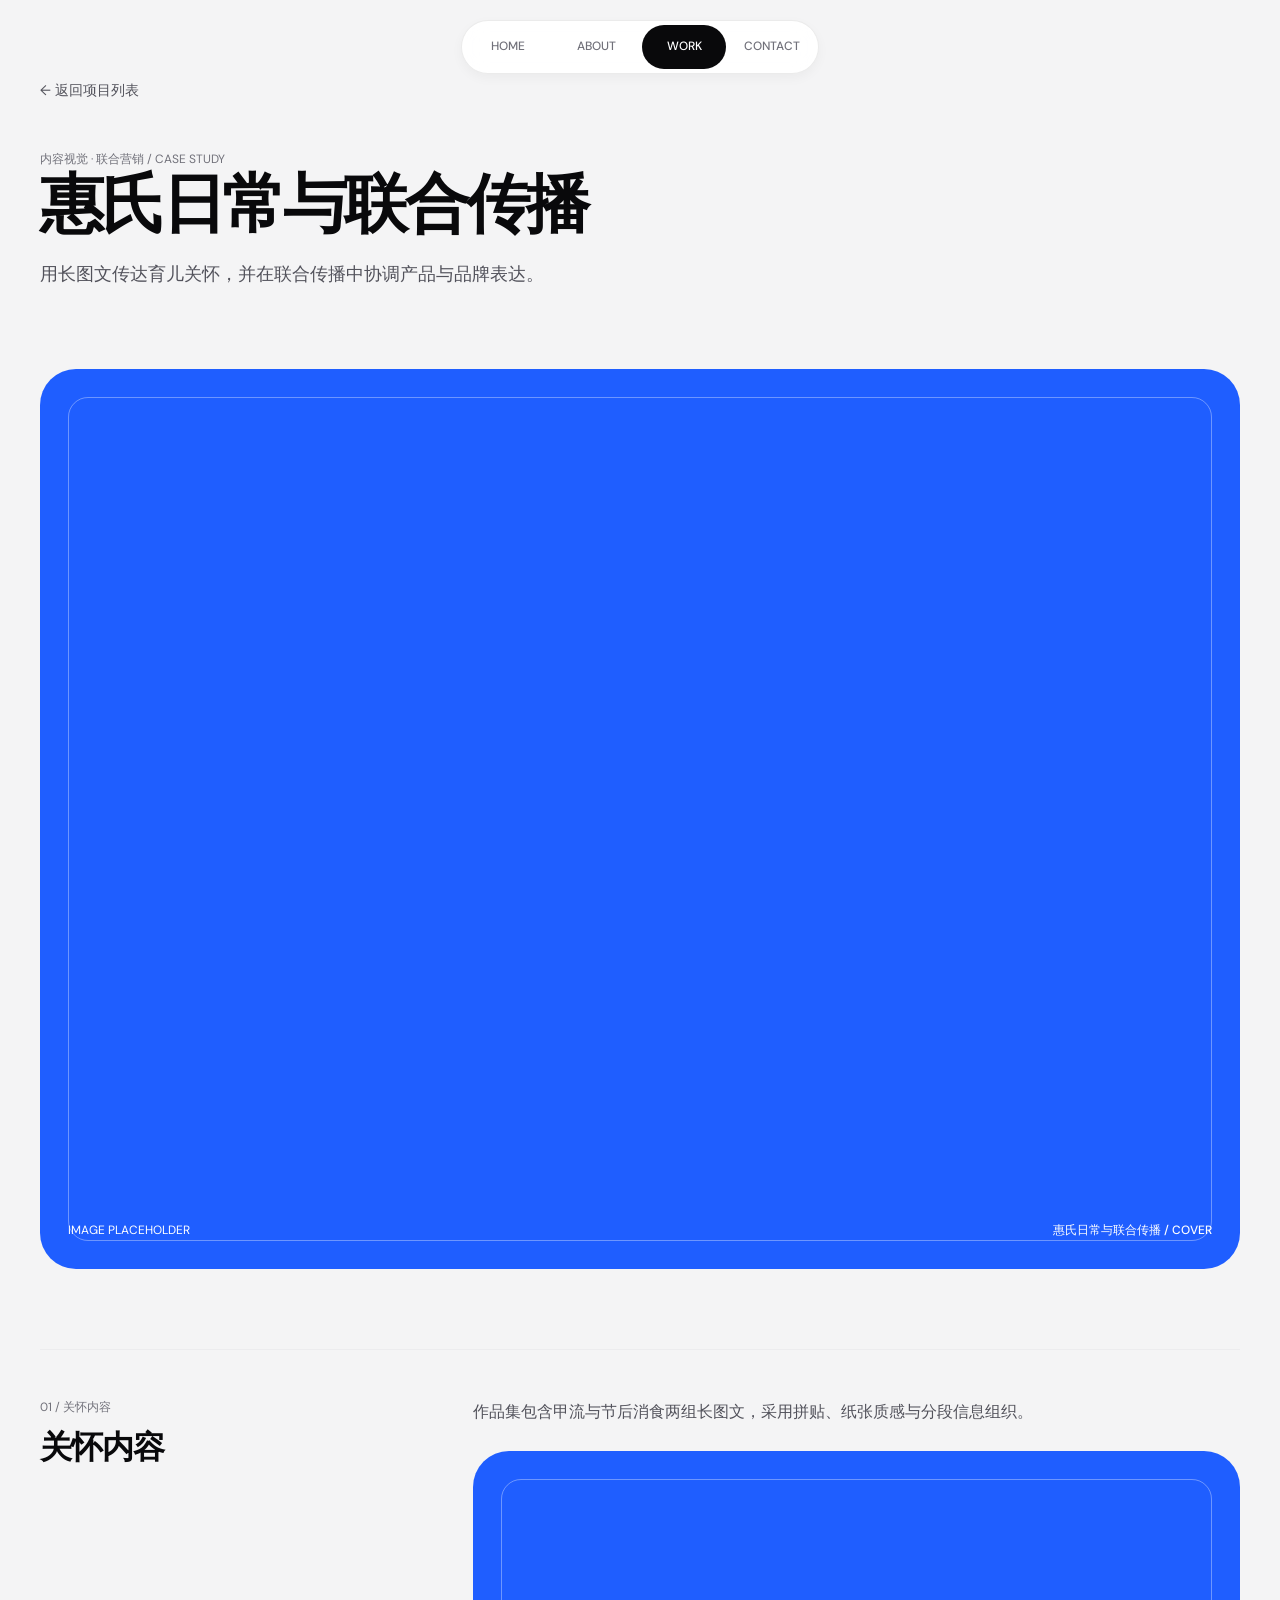
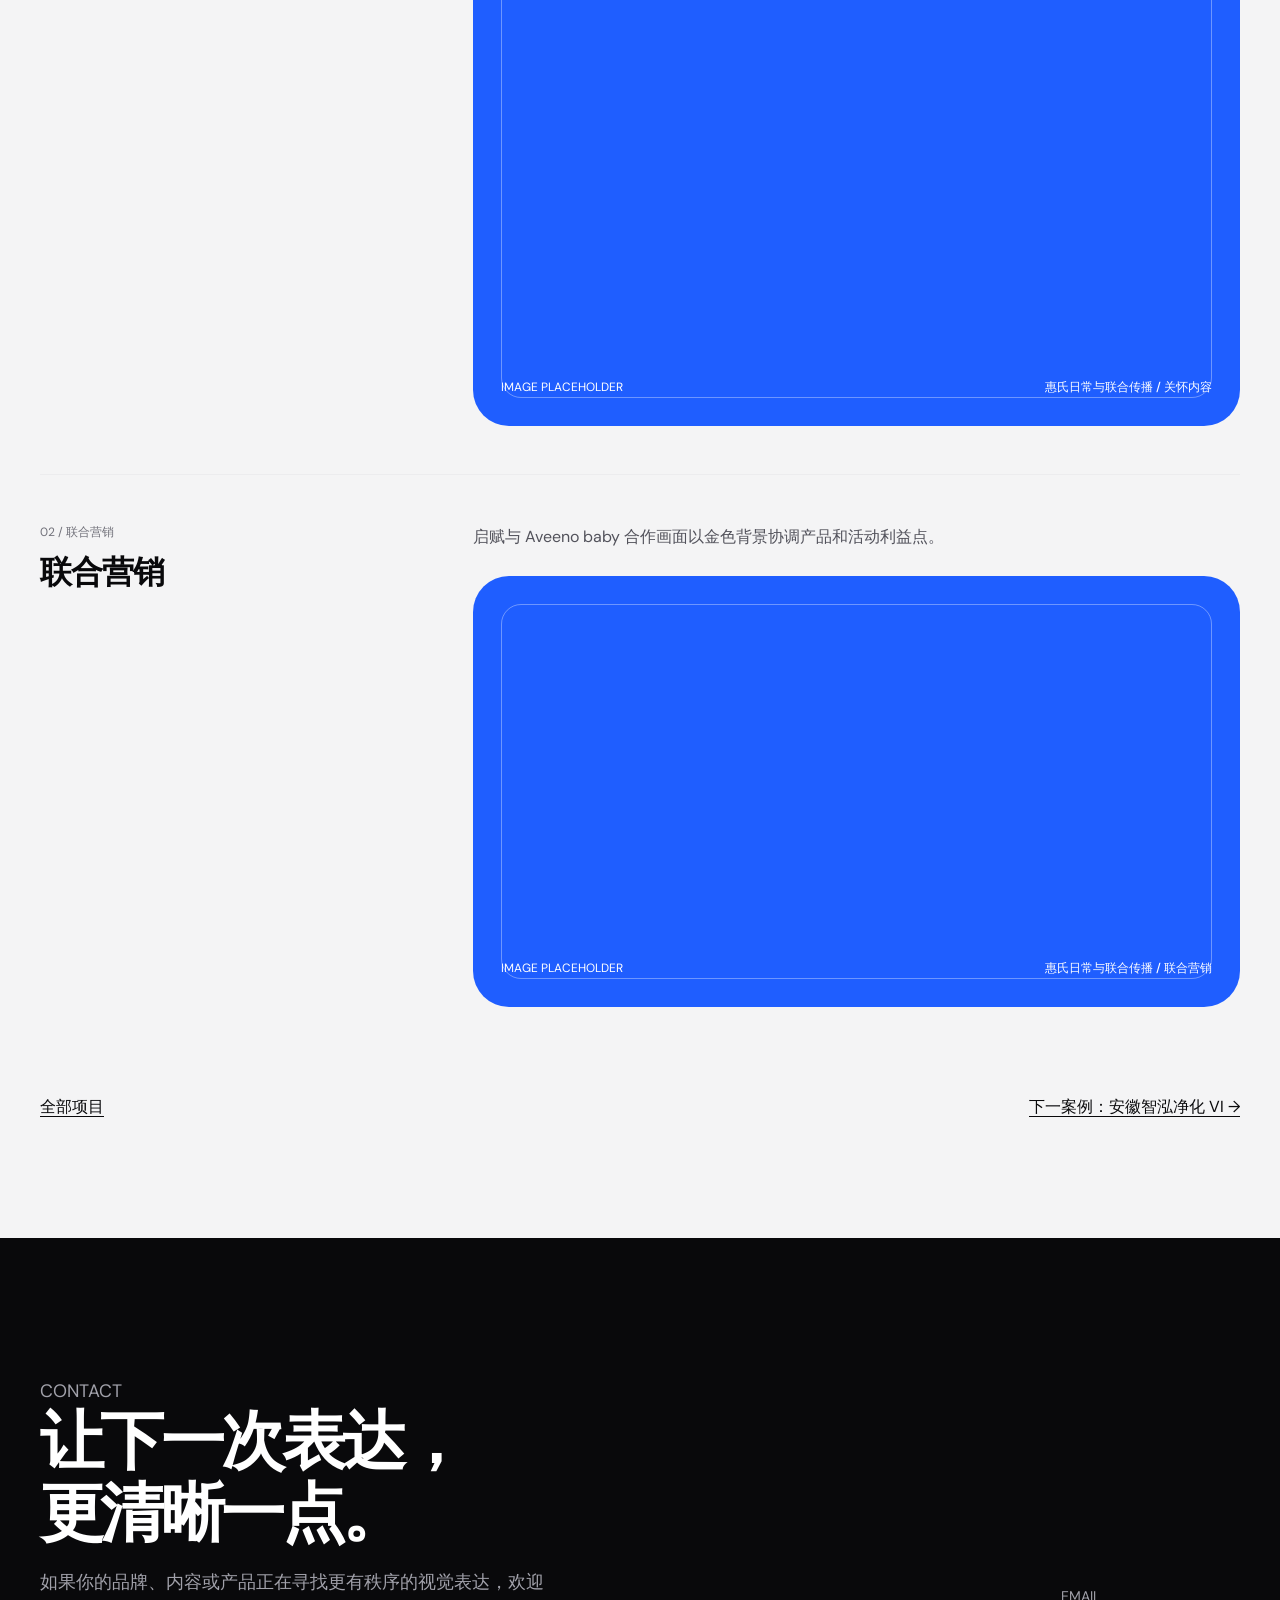
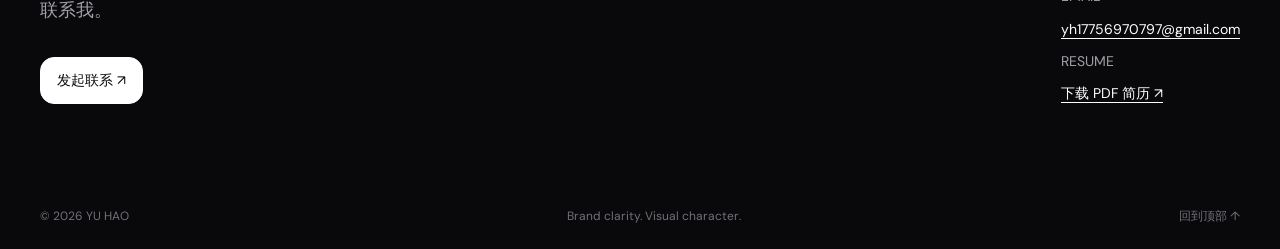
<file: wyeth-content.html>
<!doctype html><html lang="zh-CN"><head><meta charset="utf-8"><meta name="viewport" content="width=device-width,initial-scale=1"><meta name="description" content="于昊，品牌与视觉设计师作品集"><title>惠氏日常与联合传播 · 于昊作品集</title><link rel="stylesheet" href="site.css"></head><body id="top"><a class="skip" href="#main">跳到主要内容</a>
  <header class="home-header">
    <nav class="home-nav" aria-label="主导航"><a href="index.html#home">HOME</a><a href="index.html#about">ABOUT</a><a class="is-active" href="index.html#work" aria-current="page">WORK</a><a href="index.html#contact">CONTACT</a></nav>
  </header><main id="main" class="container case-main">
    <a class="back" href="index.html#work">← 返回项目列表</a>
    <section class="case-hero"><div><p class="eyebrow">内容视觉 · 联合营销 / CASE STUDY</p><h1>惠氏日常与联合传播</h1><p class="case-lead">用长图文传达育儿关怀，并在联合传播中协调产品与品牌表达。</p></div></section>
    <div class="case-banner"><div class="image-placeholder long" role="img" aria-label="惠氏日常与联合传播 / COVER 图片占位"><span>IMAGE PLACEHOLDER</span><strong>惠氏日常与联合传播 / COVER</strong></div></div>
    <section class="case-section"><div><p class="eyebrow">01 / 关怀内容</p><h2>关怀内容</h2></div><div class="case-section-content"><p>作品集包含甲流与节后消食两组长图文，采用拼贴、纸张质感与分段信息组织。</p><div class="image-placeholder long" role="img" aria-label="惠氏日常与联合传播 / 关怀内容 图片占位"><span>IMAGE PLACEHOLDER</span><strong>惠氏日常与联合传播 / 关怀内容</strong></div></div></section><section class="case-section"><div><p class="eyebrow">02 / 联合营销</p><h2>联合营销</h2></div><div class="case-section-content"><p>启赋与 Aveeno baby 合作画面以金色背景协调产品和活动利益点。</p><div class="image-placeholder case-visual" role="img" aria-label="惠氏日常与联合传播 / 联合营销 图片占位"><span>IMAGE PLACEHOLDER</span><strong>惠氏日常与联合传播 / 联合营销</strong></div></div></section>
    <nav class="case-next" aria-label="案例翻页"><a href="index.html#work">全部项目</a><a href="zhihong.html">下一案例：安徽智泓净化 VI →</a></nav>
  </main><section class="contact" id="contact">
    <div class="container contact-grid">
      <div><p class="eyebrow">CONTACT</p><h2>让下一次表达，<br>更清晰一点。</h2><p>如果你的品牌、内容或产品正在寻找更有秩序的视觉表达，欢迎联系我。</p><a class="button" href="mailto:yh17756970797@gmail.com">发起联系 ↗</a></div>
      <div class="contact-meta"><span>EMAIL</span><a href="mailto:yh17756970797@gmail.com">yh17756970797@gmail.com</a><span>RESUME</span><a href="assets/resume.pdf" target="_blank" rel="noreferrer">下载 PDF 简历 ↗</a></div>
    </div>
  </section>
  <footer class="site-footer"><div class="container footer-inner"><span>© 2026 YU HAO</span><span>Brand clarity. Visual character.</span><a href="#top">回到顶部 ↑</a></div></footer><script src="site.js"></script></body></html>
</file>
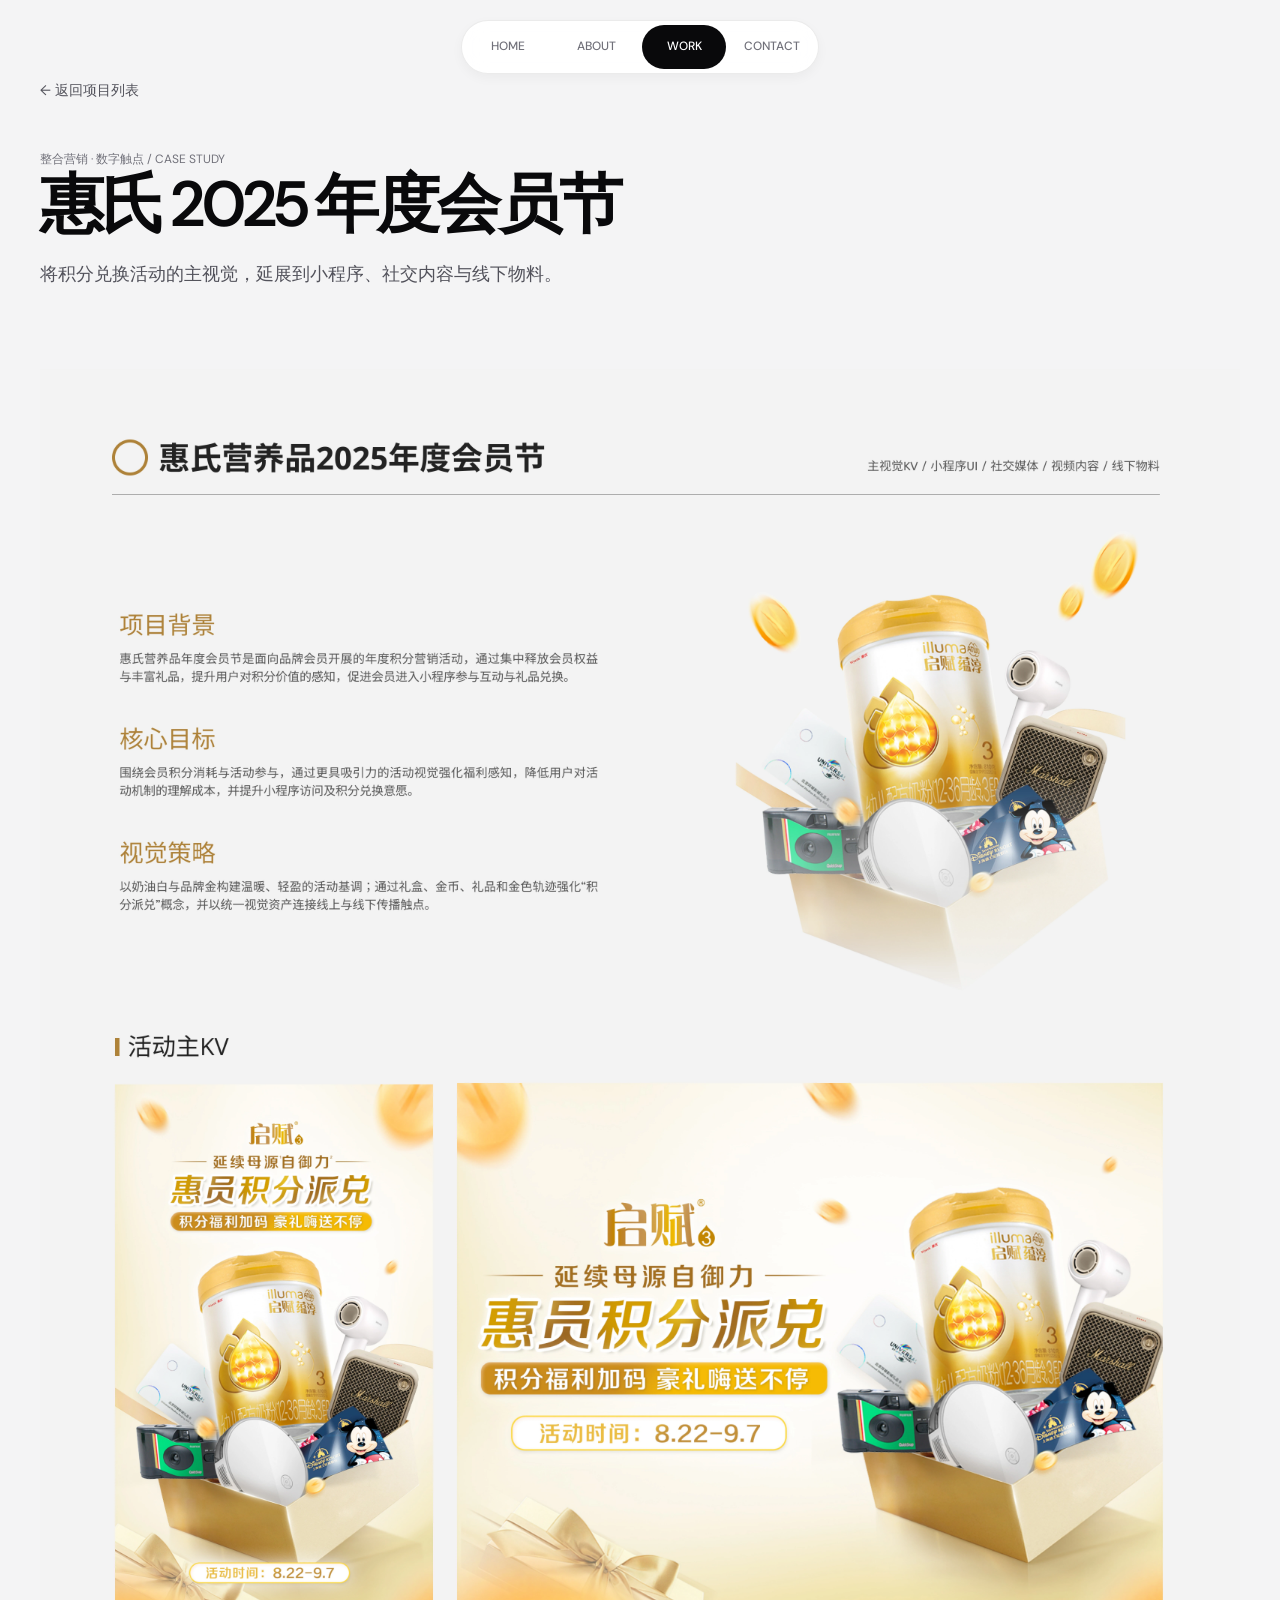
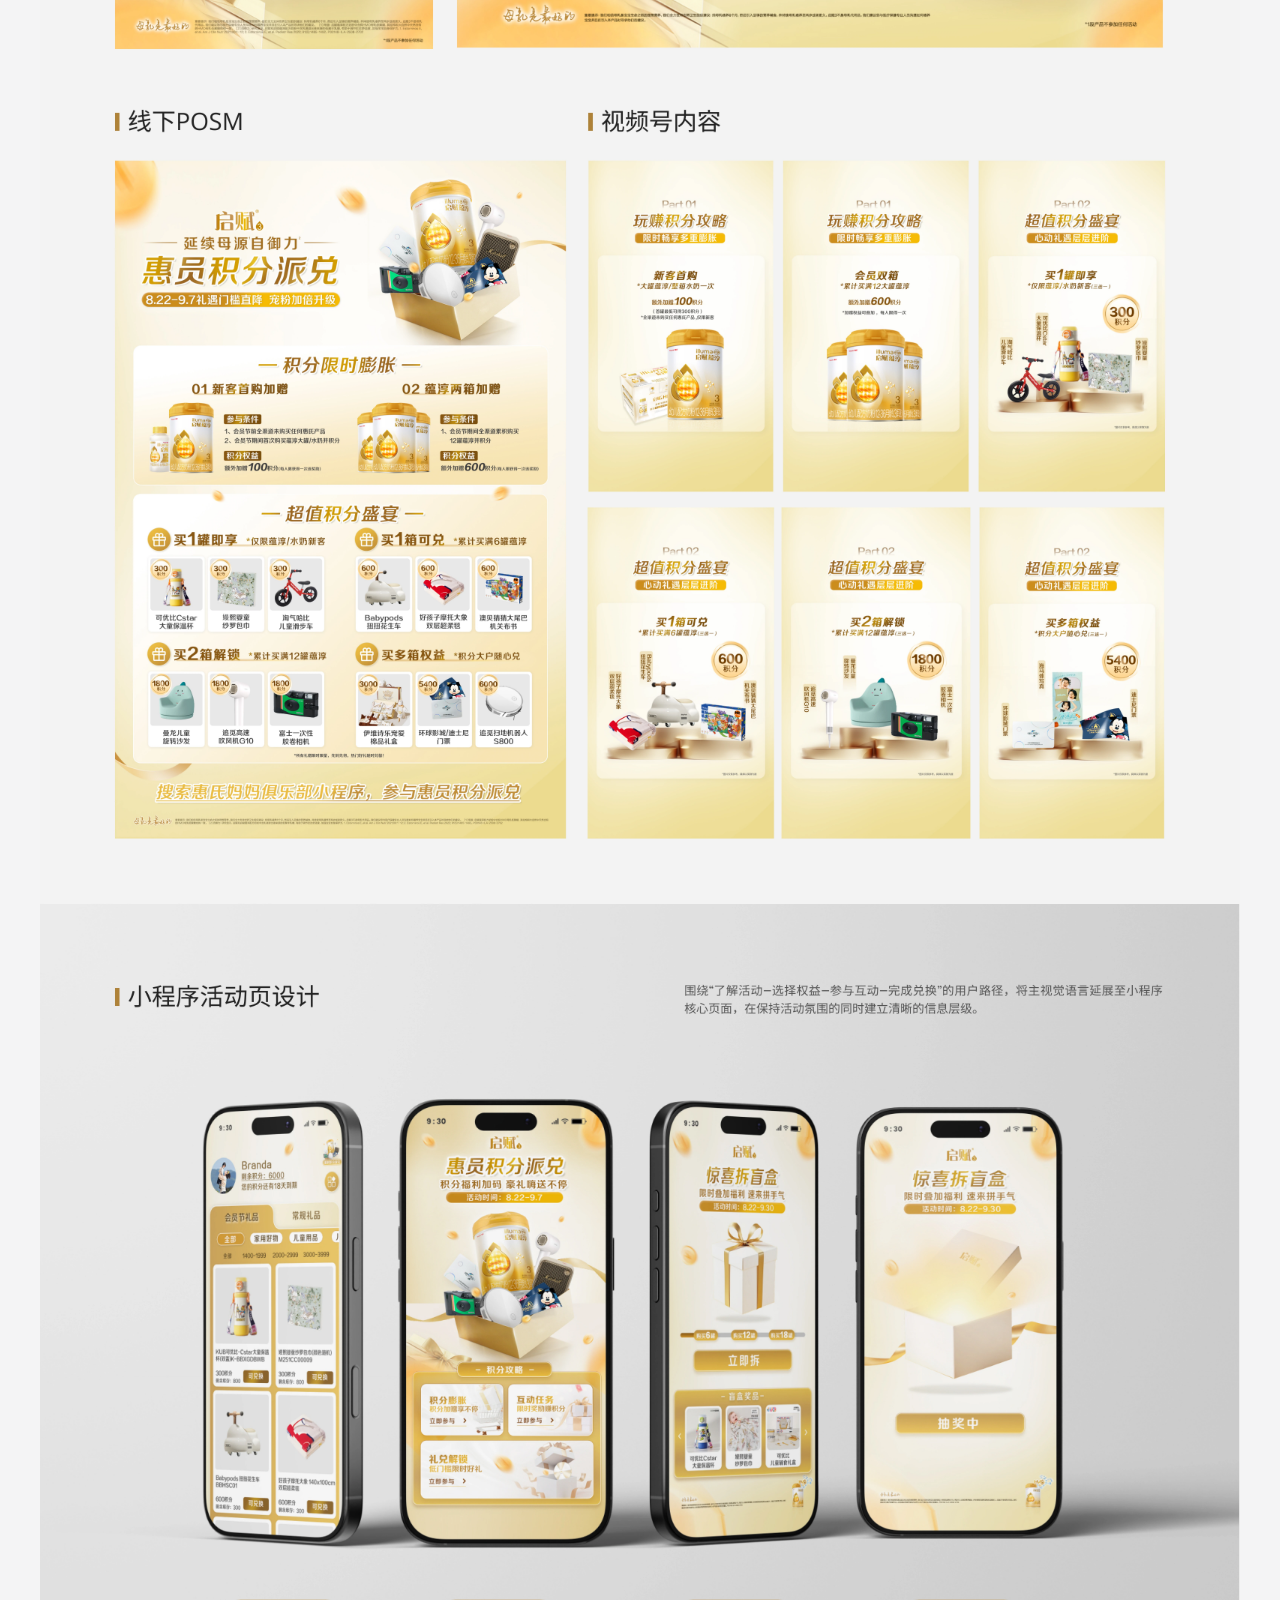
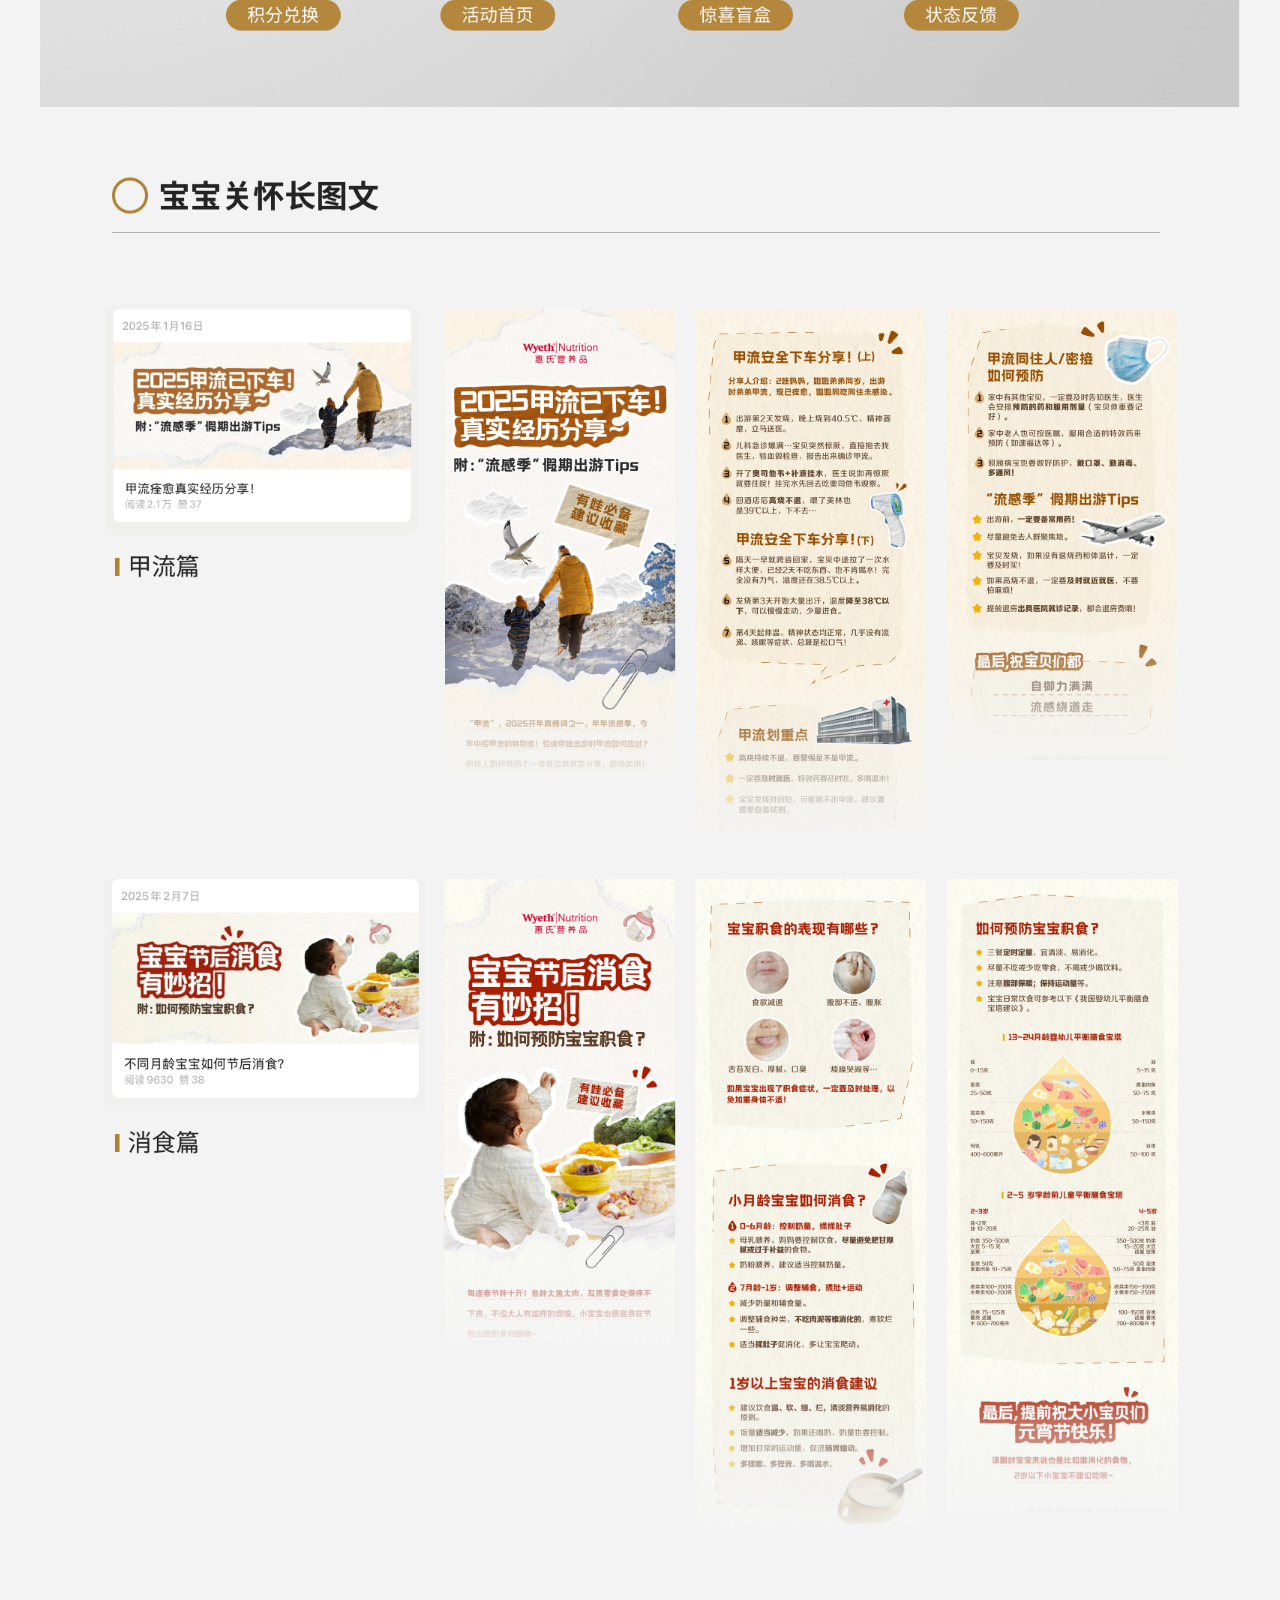
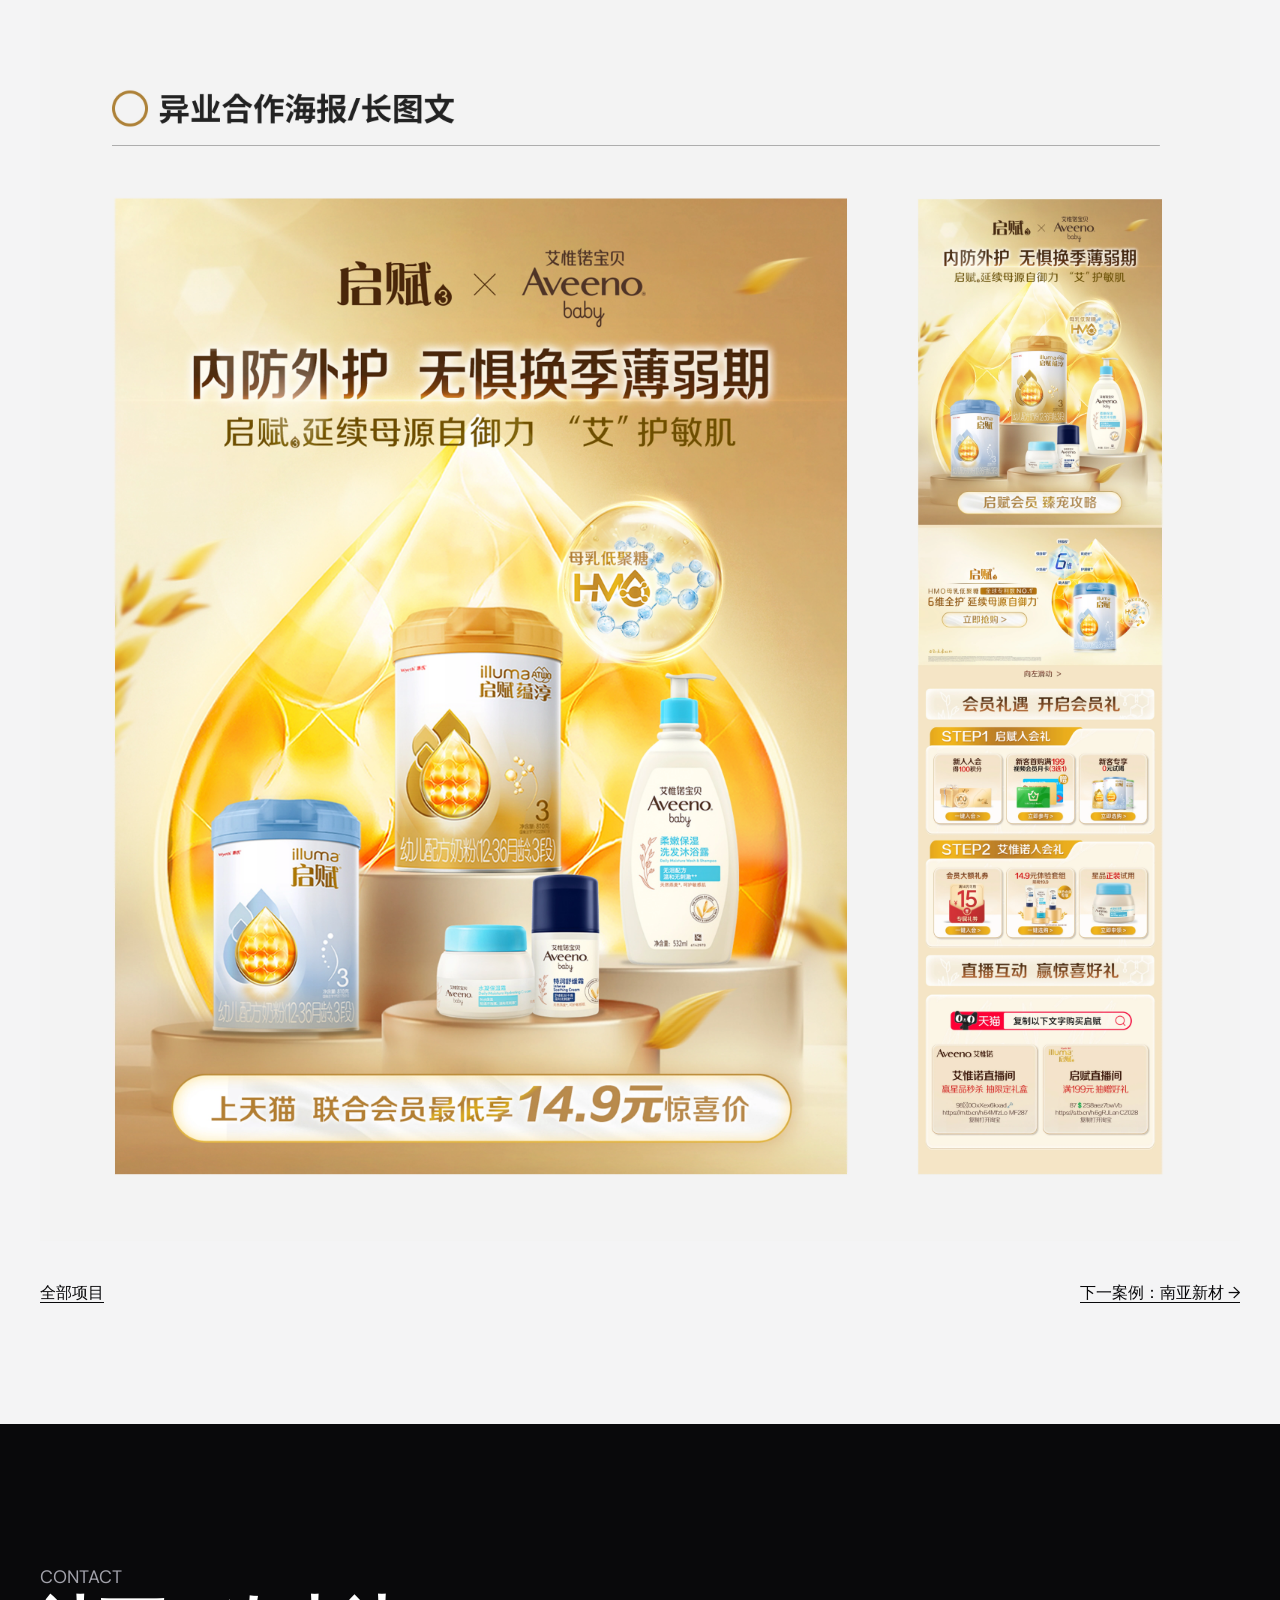
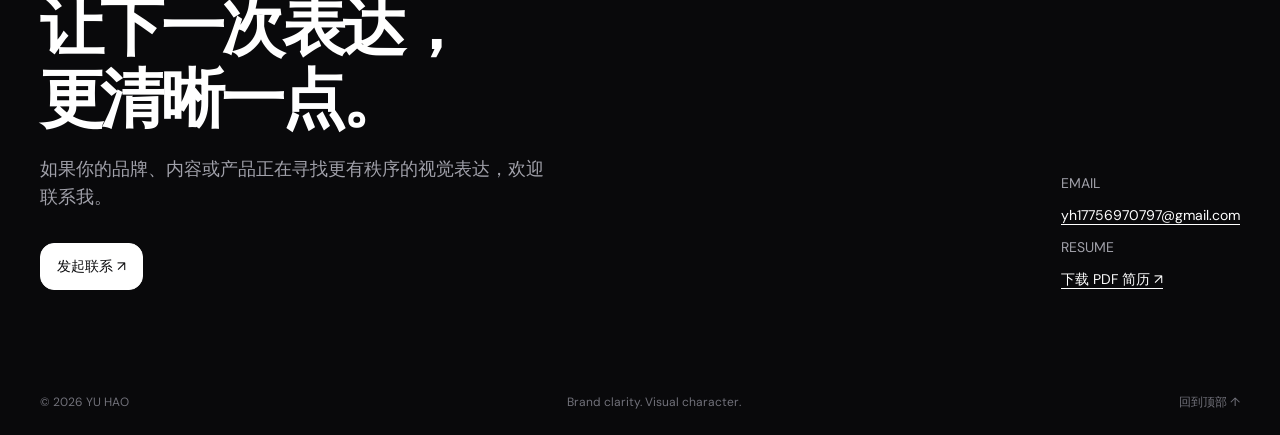
<file: wyeth.html>
<!doctype html><html lang="zh-CN"><head><meta charset="utf-8"><meta name="viewport" content="width=device-width,initial-scale=1"><meta name="description" content="于昊，品牌与视觉设计师作品集"><title>惠氏 2025 年度会员节 · 于昊作品集</title><link rel="stylesheet" href="site.css"></head><body id="top"><a class="skip" href="#main">跳到主要内容</a>
  <header class="home-header">
    <nav class="home-nav" aria-label="主导航"><a href="index.html#home">HOME</a><a href="index.html#about">ABOUT</a><a class="is-active" href="index.html#work" aria-current="page">WORK</a><a href="index.html#contact">CONTACT</a></nav>
  </header><main id="main" class="container case-main">
    <a class="back" href="index.html#work">← 返回项目列表</a>
    <section class="case-hero"><div><p class="eyebrow">整合营销 · 数字触点 / CASE STUDY</p><h1>惠氏 2025 年度会员节</h1><p class="case-lead">将积分兑换活动的主视觉，延展到小程序、社交内容与线下物料。</p></div></section>
    <figure style="width:100%;margin:0"><img src="public/images/wyeth-member-festival/case-study/wyeth-member-festival-case-part-01.webp" width="6400" height="15672" alt="惠氏年度会员节 Case Study 第一部分" loading="eager" fetchpriority="high" style="display:block;width:100%;height:auto"></figure>
    <figure style="width:100%;margin:0"><img src="public/images/wyeth-member-festival/case-study/wyeth-member-festival-case-part-02.webp" width="6400" height="8068" alt="惠氏年度会员节 Case Study 第二部分" loading="lazy" style="display:block;width:100%;height:auto"></figure>
    <figure style="width:100%;margin:0"><img src="public/images/wyeth-member-festival/case-study/wyeth-member-festival-case-part-03.webp" width="6400" height="6512" alt="惠氏年度会员节 Case Study 第三部分" loading="lazy" style="display:block;width:100%;height:auto"></figure>
    <nav class="case-next" aria-label="案例翻页"><a href="index.html#work">全部项目</a><a href="nanya.html">下一案例：南亚新材 →</a></nav>
  </main><section class="contact" id="contact">
    <div class="container contact-grid">
      <div><p class="eyebrow">CONTACT</p><h2>让下一次表达，<br>更清晰一点。</h2><p>如果你的品牌、内容或产品正在寻找更有秩序的视觉表达，欢迎联系我。</p><a class="button" href="mailto:yh17756970797@gmail.com">发起联系 ↗</a></div>
      <div class="contact-meta"><span>EMAIL</span><a href="mailto:yh17756970797@gmail.com">yh17756970797@gmail.com</a><span>RESUME</span><a href="assets/resume.pdf" target="_blank" rel="noreferrer">下载 PDF 简历 ↗</a></div>
    </div>
  </section>
  <footer class="site-footer"><div class="container footer-inner"><span>© 2026 YU HAO</span><span>Brand clarity. Visual character.</span><a href="#top">回到顶部 ↑</a></div></footer><script src="site.js"></script></body></html>
</file>
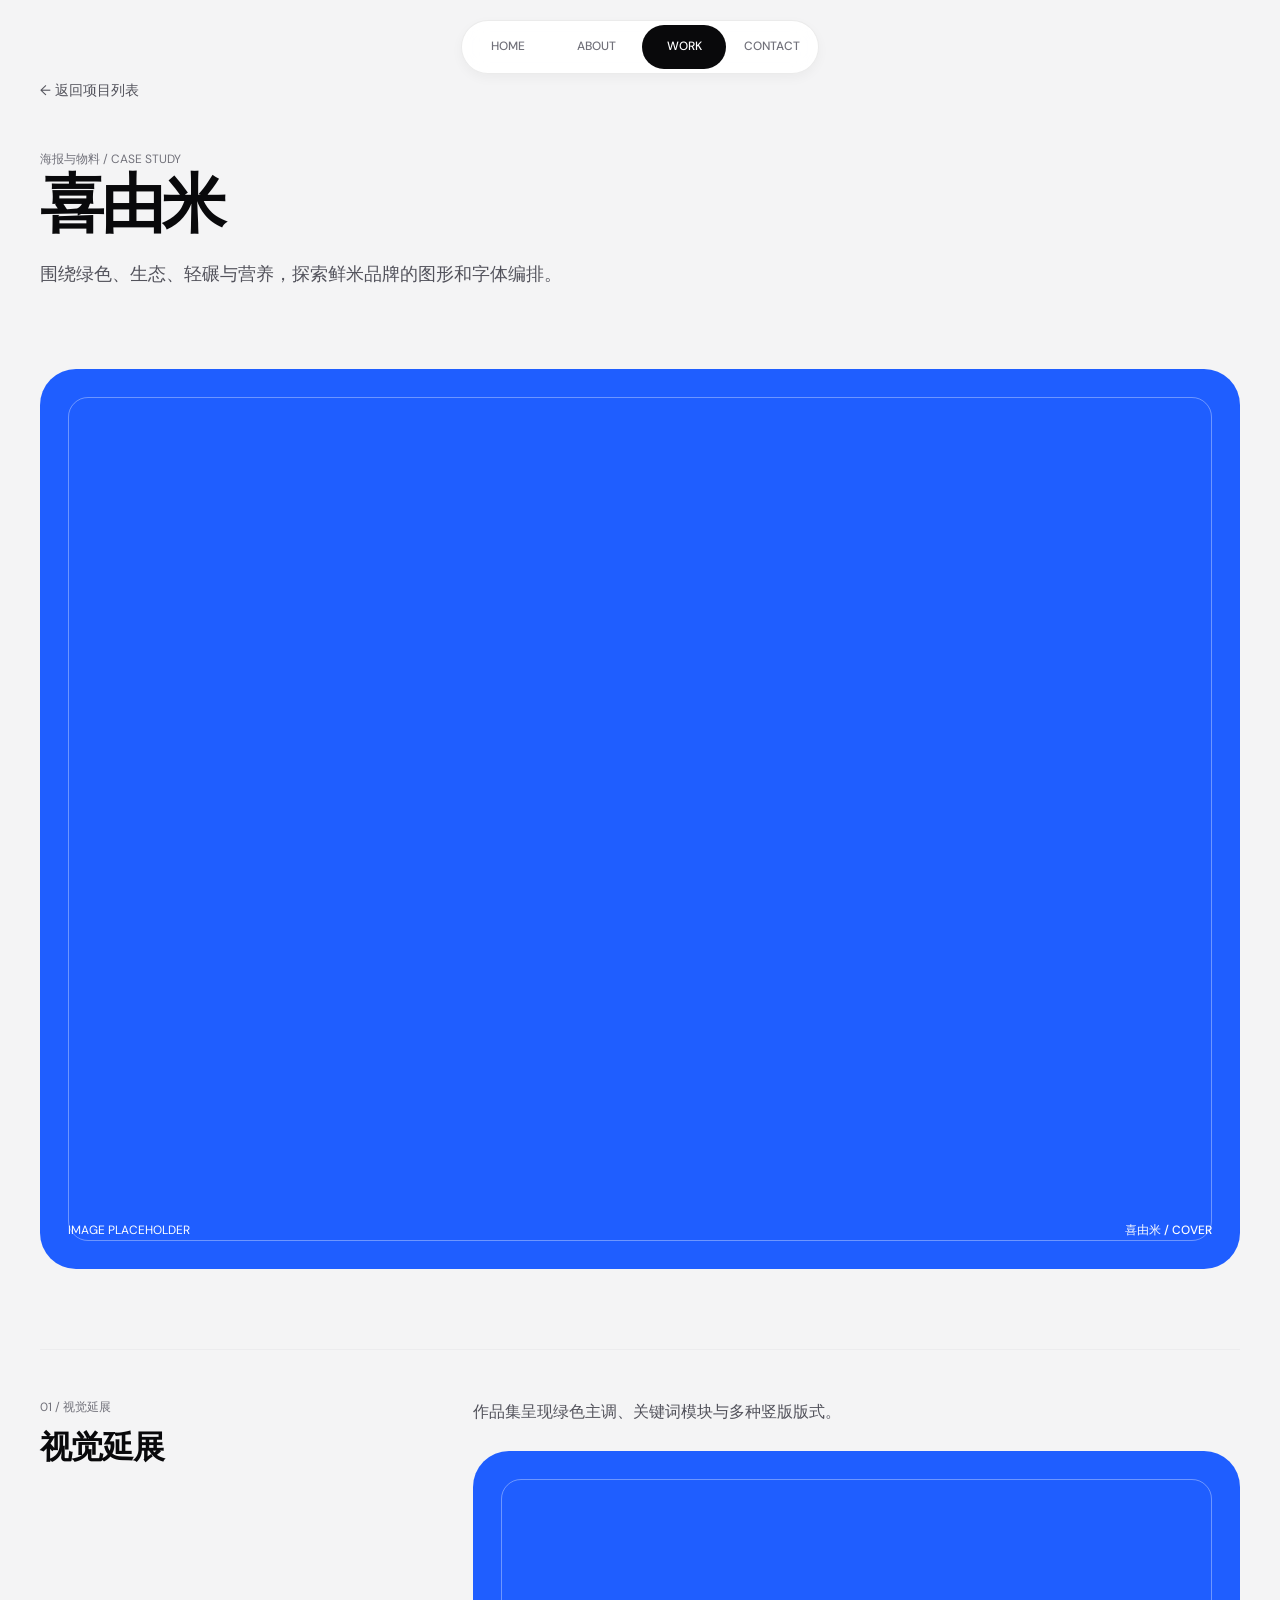
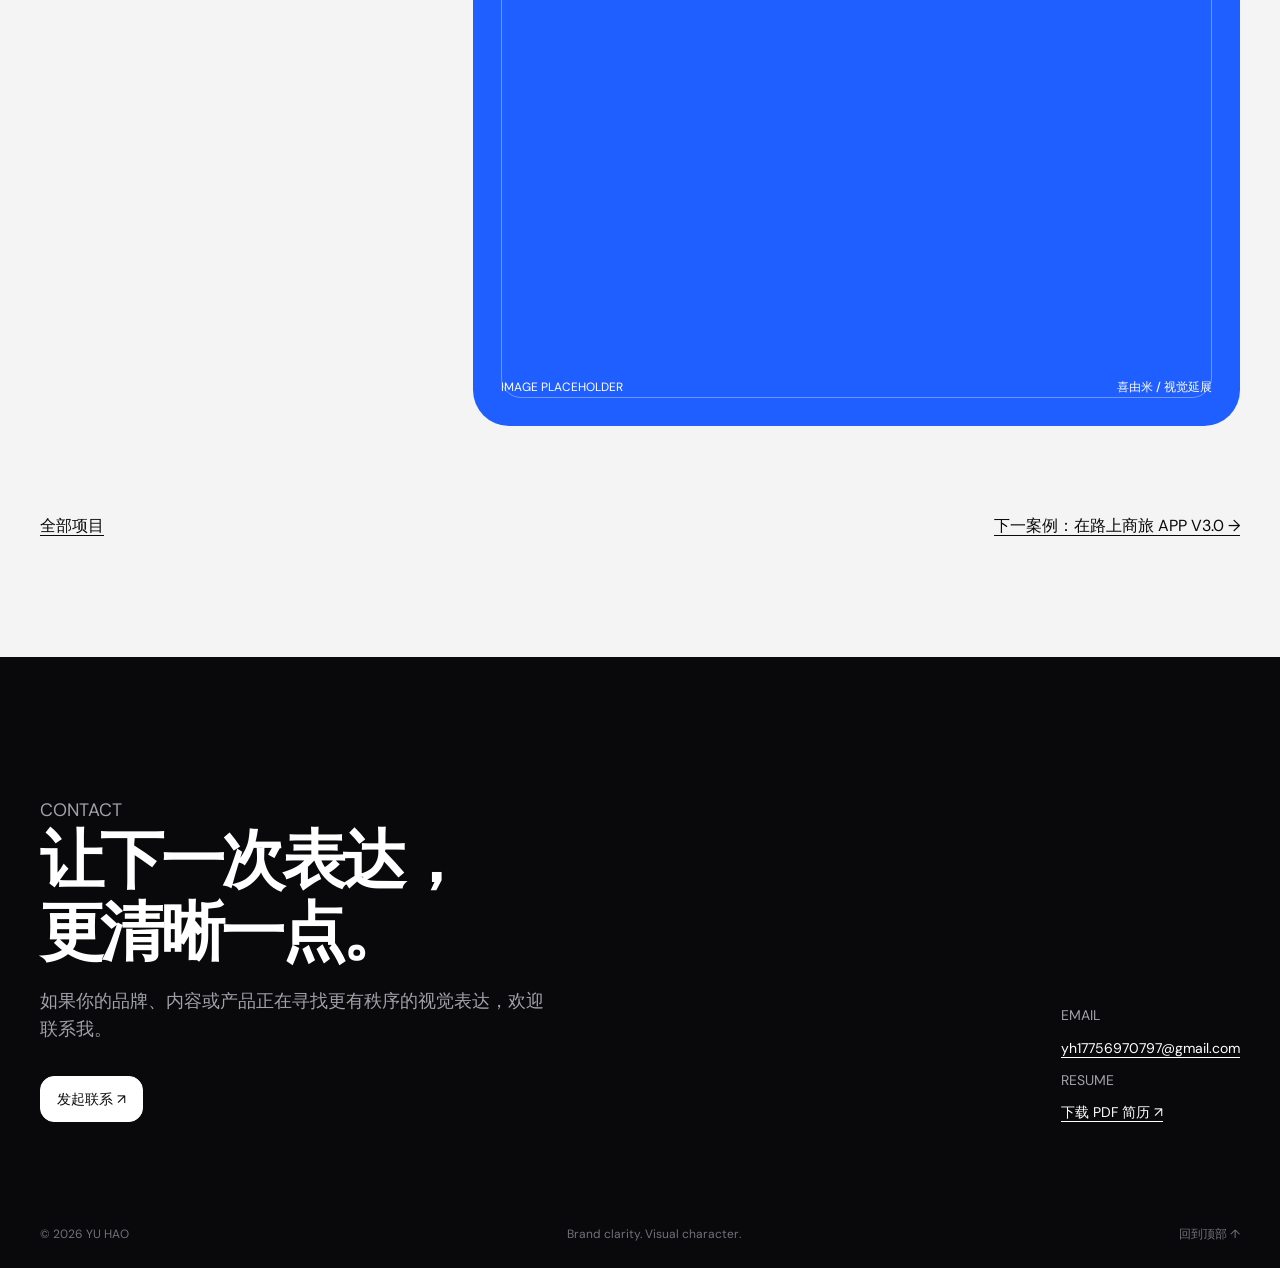
<file: xiyoumi.html>
<!doctype html><html lang="zh-CN"><head><meta charset="utf-8"><meta name="viewport" content="width=device-width,initial-scale=1"><meta name="description" content="于昊，品牌与视觉设计师作品集"><title>喜由米 · 于昊作品集</title><link rel="stylesheet" href="site.css"></head><body id="top"><a class="skip" href="#main">跳到主要内容</a>
  <header class="home-header">
    <nav class="home-nav" aria-label="主导航"><a href="index.html#home">HOME</a><a href="index.html#about">ABOUT</a><a class="is-active" href="index.html#work" aria-current="page">WORK</a><a href="index.html#contact">CONTACT</a></nav>
  </header><main id="main" class="container case-main">
    <a class="back" href="index.html#work">← 返回项目列表</a>
    <section class="case-hero"><div><p class="eyebrow">海报与物料 / CASE STUDY</p><h1>喜由米</h1><p class="case-lead">围绕绿色、生态、轻碾与营养，探索鲜米品牌的图形和字体编排。</p></div></section>
    <div class="case-banner"><div class="image-placeholder long" role="img" aria-label="喜由米 / COVER 图片占位"><span>IMAGE PLACEHOLDER</span><strong>喜由米 / COVER</strong></div></div>
    <section class="case-section"><div><p class="eyebrow">01 / 视觉延展</p><h2>视觉延展</h2></div><div class="case-section-content"><p>作品集呈现绿色主调、关键词模块与多种竖版版式。</p><div class="image-placeholder long" role="img" aria-label="喜由米 / 视觉延展 图片占位"><span>IMAGE PLACEHOLDER</span><strong>喜由米 / 视觉延展</strong></div></div></section>
    <nav class="case-next" aria-label="案例翻页"><a href="index.html#work">全部项目</a><a href="onway.html">下一案例：在路上商旅 APP V3.0 →</a></nav>
  </main><section class="contact" id="contact">
    <div class="container contact-grid">
      <div><p class="eyebrow">CONTACT</p><h2>让下一次表达，<br>更清晰一点。</h2><p>如果你的品牌、内容或产品正在寻找更有秩序的视觉表达，欢迎联系我。</p><a class="button" href="mailto:yh17756970797@gmail.com">发起联系 ↗</a></div>
      <div class="contact-meta"><span>EMAIL</span><a href="mailto:yh17756970797@gmail.com">yh17756970797@gmail.com</a><span>RESUME</span><a href="assets/resume.pdf" target="_blank" rel="noreferrer">下载 PDF 简历 ↗</a></div>
    </div>
  </section>
  <footer class="site-footer"><div class="container footer-inner"><span>© 2026 YU HAO</span><span>Brand clarity. Visual character.</span><a href="#top">回到顶部 ↑</a></div></footer><script src="site.js"></script></body></html>
</file>
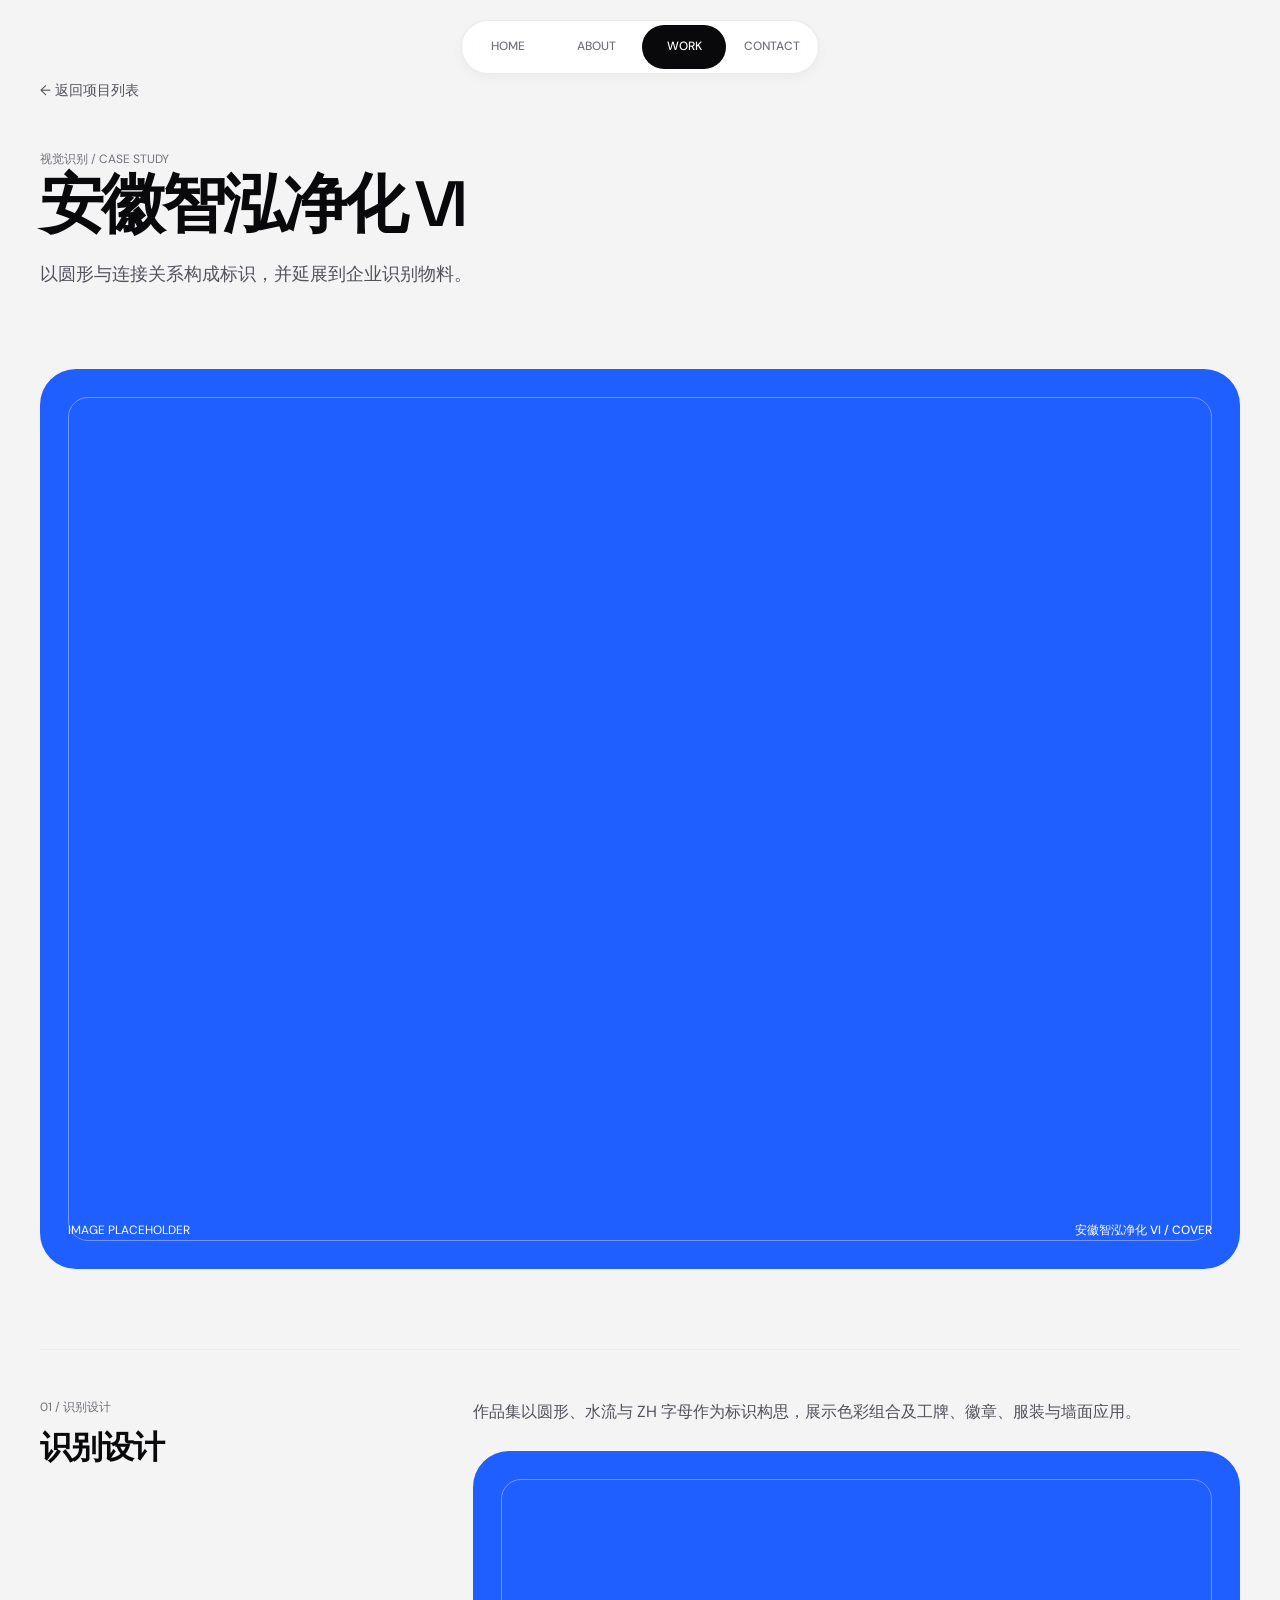
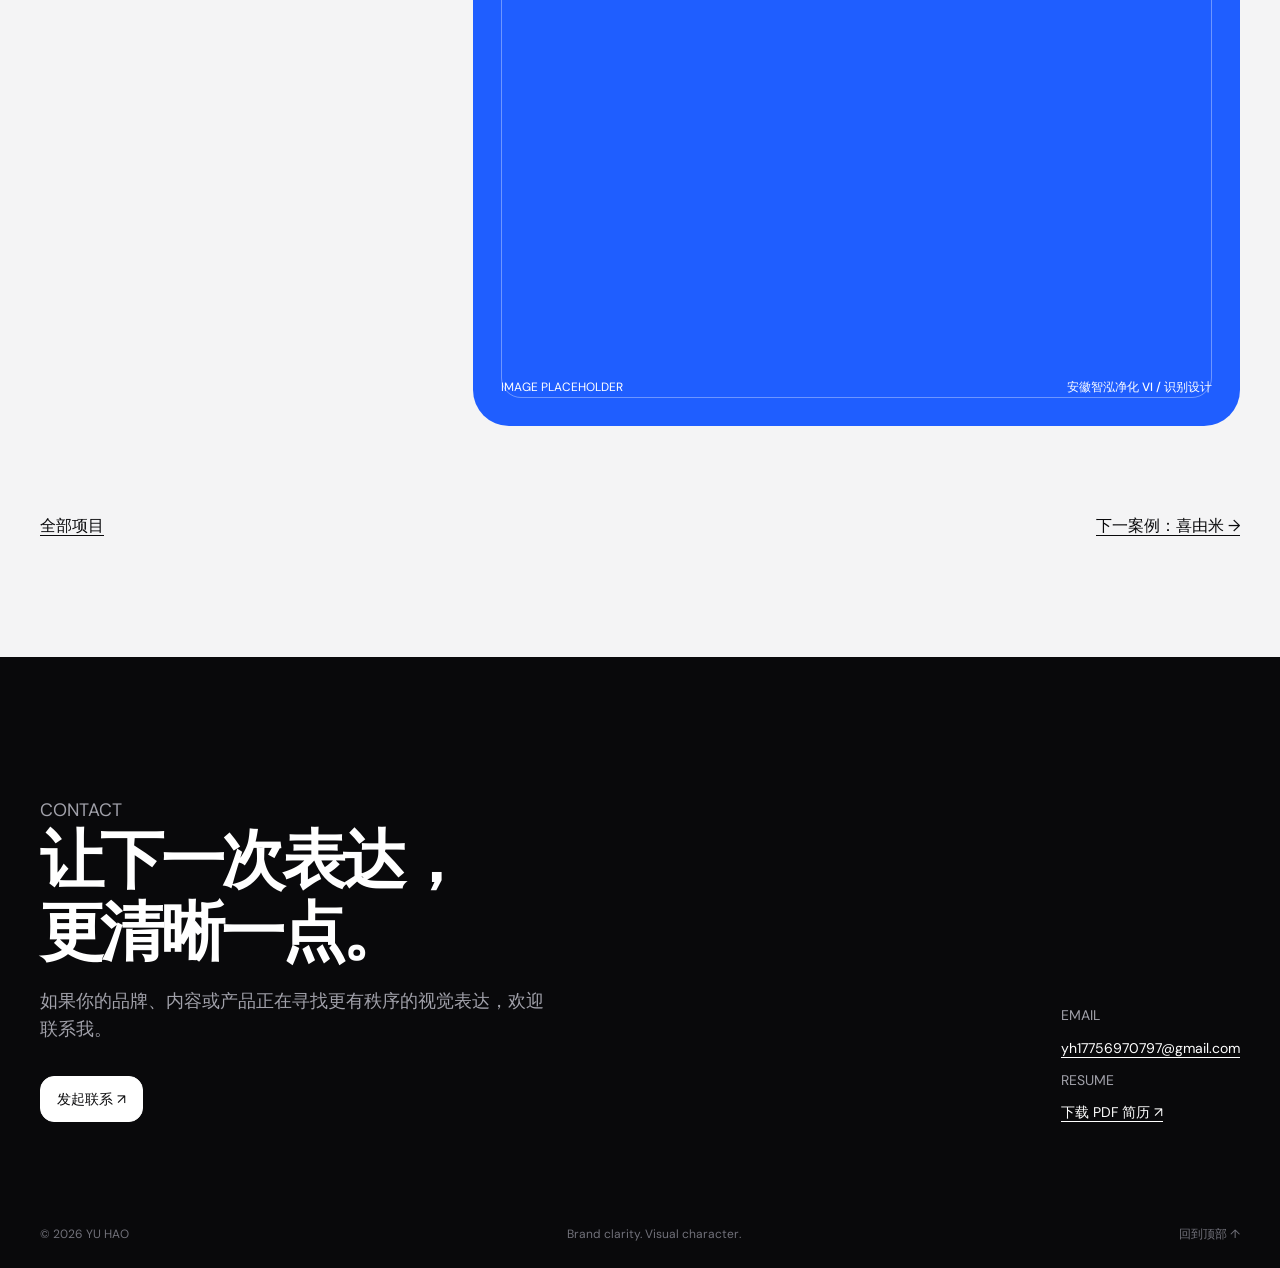
<file: zhihong.html>
<!doctype html><html lang="zh-CN"><head><meta charset="utf-8"><meta name="viewport" content="width=device-width,initial-scale=1"><meta name="description" content="于昊，品牌与视觉设计师作品集"><title>安徽智泓净化 VI · 于昊作品集</title><link rel="stylesheet" href="site.css"></head><body id="top"><a class="skip" href="#main">跳到主要内容</a>
  <header class="home-header">
    <nav class="home-nav" aria-label="主导航"><a href="index.html#home">HOME</a><a href="index.html#about">ABOUT</a><a class="is-active" href="index.html#work" aria-current="page">WORK</a><a href="index.html#contact">CONTACT</a></nav>
  </header><main id="main" class="container case-main">
    <a class="back" href="index.html#work">← 返回项目列表</a>
    <section class="case-hero"><div><p class="eyebrow">视觉识别 / CASE STUDY</p><h1>安徽智泓净化 VI</h1><p class="case-lead">以圆形与连接关系构成标识，并延展到企业识别物料。</p></div></section>
    <div class="case-banner"><div class="image-placeholder long" role="img" aria-label="安徽智泓净化 VI / COVER 图片占位"><span>IMAGE PLACEHOLDER</span><strong>安徽智泓净化 VI / COVER</strong></div></div>
    <section class="case-section"><div><p class="eyebrow">01 / 识别设计</p><h2>识别设计</h2></div><div class="case-section-content"><p>作品集以圆形、水流与 ZH 字母作为标识构思，展示色彩组合及工牌、徽章、服装与墙面应用。</p><div class="image-placeholder long" role="img" aria-label="安徽智泓净化 VI / 识别设计 图片占位"><span>IMAGE PLACEHOLDER</span><strong>安徽智泓净化 VI / 识别设计</strong></div></div></section>
    <nav class="case-next" aria-label="案例翻页"><a href="index.html#work">全部项目</a><a href="xiyoumi.html">下一案例：喜由米 →</a></nav>
  </main><section class="contact" id="contact">
    <div class="container contact-grid">
      <div><p class="eyebrow">CONTACT</p><h2>让下一次表达，<br>更清晰一点。</h2><p>如果你的品牌、内容或产品正在寻找更有秩序的视觉表达，欢迎联系我。</p><a class="button" href="mailto:yh17756970797@gmail.com">发起联系 ↗</a></div>
      <div class="contact-meta"><span>EMAIL</span><a href="mailto:yh17756970797@gmail.com">yh17756970797@gmail.com</a><span>RESUME</span><a href="assets/resume.pdf" target="_blank" rel="noreferrer">下载 PDF 简历 ↗</a></div>
    </div>
  </section>
  <footer class="site-footer"><div class="container footer-inner"><span>© 2026 YU HAO</span><span>Brand clarity. Visual character.</span><a href="#top">回到顶部 ↑</a></div></footer><script src="site.js"></script></body></html>
</file>
<file: site.css>
@import url('https://fonts.googleapis.com/css2?family=DM+Sans:wght@400;500;600;700&display=swap');

/* Design system — derived from DESIGN.md */
:root {
  --color-obsidian: #09090b;
  --color-graphite: #18181b;
  --color-slate: #27272a;
  --color-iron: #3f3f46;
  --color-steel: #52525b;
  --color-fog: #71717a;
  --color-ash: #a1a1aa;
  --color-mist: #d4d4d8;
  --color-cloud: #ececee;
  --color-paper: #f4f4f5;
  --color-snow: #fff;
  --color-ember: #ff5a00;
  --color-placeholder: #1f5eff;

  --font-cosmica: 'DM Sans', 'PingFang SC', 'Microsoft YaHei', ui-sans-serif, system-ui, sans-serif;
  --text-caption: 12px;
  --text-body: 15px;
  --text-body-lg: 18px;
  --text-subheading: 20px;
  --text-heading-sm: 32px;
  --text-heading: 40px;
  --text-heading-lg: 56px;
  --text-display: 64px;

  --space-4: 4px;
  --space-8: 8px;
  --space-12: 12px;
  --space-16: 16px;
  --space-20: 20px;
  --space-24: 24px;
  --space-28: 28px;
  --space-32: 32px;
  --space-36: 36px;
  --space-40: 40px;
  --space-48: 48px;
  --space-64: 64px;
  --space-80: 80px;
  --space-120: 120px;

  --container-width: 1200px;
  --card-padding: 28px;
  --radius-card: 36px;
  --radius-button: 14px;
  --radius-badge: 12px;
  --radius-pill: 10000px;
  --line: 1px solid var(--color-cloud);
  --shadow-md: 0 4px 12px rgba(0, 0, 0, .04);
  --transition: 200ms ease;
}

* { box-sizing: border-box; }
html { scroll-behavior: smooth; scroll-padding-top: 100px; }
body { margin: 0; background: var(--color-paper); color: var(--color-obsidian); font-family: var(--font-cosmica); font-size: var(--text-body); line-height: 1.45; }
a { color: inherit; text-decoration: none; }
button { font: inherit; }
h1, h2, h3, p, dl, dd { margin: 0; }
img { display: block; max-width: 100%; }
.container { width: min(var(--container-width), calc(100% - 48px)); margin: auto; }
.skip { position: fixed; z-index: 1000; top: -60px; left: var(--space-24); border-radius: var(--radius-button); background: var(--color-obsidian); color: #fff; padding: var(--space-12) var(--space-16); }
.skip:focus { top: var(--space-16); }
a:focus-visible, button:focus-visible, summary:focus-visible { outline: 3px solid var(--color-ember); outline-offset: 3px; }
.home-header { position: fixed; z-index: 100; top: var(--space-20); left: 50%; width: max-content; max-width: calc(100% - 32px); transform: translateX(-50%); }
.home-nav { display: flex; align-items: center; gap: var(--space-4); border: 1px solid rgba(9, 9, 11, .08); border-radius: var(--radius-pill); background: rgba(255, 255, 255, .92); box-shadow: var(--shadow-md); padding: var(--space-4); backdrop-filter: blur(12px); -webkit-backdrop-filter: blur(12px); }
.home-nav a { display: inline-flex; align-items: center; justify-content: center; min-width: 84px; min-height: 44px; border-radius: var(--radius-pill); color: var(--color-fog); font-size: 12px; font-weight: 500; transition: color var(--transition), background var(--transition); }
.home-nav a:hover { color: var(--color-obsidian); }
.home-nav a.is-active { background: var(--color-obsidian); color: var(--color-snow); }
.eyebrow { color: var(--color-fog); font-size: var(--text-caption); line-height: 1.64; }

.site-header { position: sticky; top: 0; z-index: 50; background: rgba(255, 255, 255, .92); backdrop-filter: blur(12px); }
.topbar { display: grid; grid-template-columns: 1fr auto 1fr; align-items: center; min-height: 76px; }
.brand { justify-self: start; font-size: 18px; font-weight: 700; letter-spacing: -.04em; }
.brand-dot { display: inline-grid; place-items: center; width: 24px; height: 24px; margin-right: 8px; border-radius: var(--radius-badge); background: var(--color-ember); color: #fff; font-size: 12px; vertical-align: 2px; }
.topbar nav { display: flex; gap: var(--space-24); color: var(--color-iron); font-size: 14px; }
.topbar nav a { transition: color var(--transition); }
.topbar nav a:hover { color: var(--color-obsidian); }
.nav-actions { justify-self: end; display: flex; align-items: center; gap: var(--space-16); color: var(--color-iron); font-size: 14px; }
.resume-link { border: var(--line); border-radius: var(--radius-button); background: var(--color-snow); color: var(--color-obsidian); padding: 10px 15px; transition: border-color var(--transition), background var(--transition); }
.resume-link:hover { border-color: var(--color-obsidian); background: var(--color-paper); }

.button { display: inline-flex; align-items: center; justify-content: center; border: 1.5px solid #2c2e34; border-radius: var(--radius-button); background: var(--color-obsidian); box-shadow: inset 0 .5px 0 rgba(255,255,255,.5), inset 0 9px 14px -5px rgba(117,123,133,.4), 0 4px 6px rgba(0,0,0,.14); color: #fff; padding: 12px 16px; font-size: 14px; transition: translate var(--transition), background var(--transition); }
.button:hover { translate: 0 -2px; background: var(--color-slate); }
.button-light { border: var(--line); background: var(--color-snow); box-shadow: none; color: var(--color-graphite); }
.button-light:hover { background: var(--color-paper); }

.hero { display: grid; grid-template-columns: minmax(0, 1.2fr) minmax(320px, .8fr); gap: var(--space-80); align-items: end; padding: var(--space-80) 0 var(--space-120); }
.hero h1 { max-width: 760px; font-size: clamp(56px, 7vw, var(--text-display)); font-weight: 600; line-height: 1.12; letter-spacing: -.055em; }
.hero h1 span { display: block; }
.hero h1 em { color: var(--color-ember); font-style: normal; }
.hero-copy { max-width: 370px; padding-bottom: var(--space-8); }
.hero-copy p { color: var(--color-steel); line-height: 1.55; }
.hero-copy .button { margin-top: var(--space-24); }
.hero-note { display: flex; gap: var(--space-8); align-items: center; margin-bottom: var(--space-16); color: var(--color-fog); font-size: 13px; }
.hero-note i { display: block; width: 8px; height: 8px; border-radius: 50%; background: var(--color-ember); }
.hero-stage { padding-bottom: var(--space-80); }
.stage-grid { display: grid; grid-template-columns: 1.25fr .75fr; gap: var(--space-16); }
.stage-mini { display: grid; gap: var(--space-16); }

.image-placeholder { position: relative; isolation: isolate; display: flex; align-items: flex-end; justify-content: space-between; overflow: hidden; border-radius: var(--radius-card); background: var(--color-placeholder); color: #fff; padding: var(--card-padding); aspect-ratio: 16 / 9; }
.image-placeholder::before { position: absolute; z-index: -1; inset: var(--space-28); border: 1px solid rgba(255, 255, 255, .35); border-radius: 20px; content: ''; }
.image-placeholder span, .image-placeholder strong { font-size: var(--text-caption); line-height: 1.64; }
.image-placeholder strong { font-weight: 500; }
.image-placeholder.square { aspect-ratio: 1; }
.image-placeholder.portrait { aspect-ratio: 3 / 4; }
.image-placeholder.case-visual { aspect-ratio: 16 / 9; }
.image-placeholder.long { aspect-ratio: 4 / 3; }
.stage-mini .image-placeholder { border-radius: var(--radius-card); padding: var(--space-20); }

.section { padding: var(--space-80) 0; }
.section-head { display: grid; grid-template-columns: minmax(0, 1fr) minmax(260px, .65fr); gap: var(--space-64); align-items: end; margin-bottom: var(--space-40); }
.section-head h2 { font-size: clamp(40px, 5vw, var(--text-heading-lg)); font-weight: 600; line-height: 1.28; letter-spacing: -.045em; }
.section-head p { color: var(--color-steel); font-size: var(--text-body-lg); line-height: 1.5; }
.stat-row { display: grid; grid-template-columns: repeat(3, 1fr); gap: var(--space-16); margin-bottom: var(--space-80); }
.stat { border: var(--line); border-radius: var(--radius-card); background: var(--color-snow); padding: var(--card-padding); }
.stat strong { display: block; font-size: 40px; line-height: 1.1; letter-spacing: -.05em; }
.stat span { display: block; margin-top: var(--space-12); color: var(--color-steel); font-size: 14px; }

.project-grid { display: grid; grid-template-columns: repeat(3, 1fr); gap: var(--space-16); }
.project-card { min-width: 0; overflow: hidden; border: var(--line); border-radius: var(--radius-card); background: var(--color-snow); transition: translate var(--transition), border-color var(--transition); }
.project-card:hover { translate: 0 -4px; border-color: var(--color-mist); }
.project-card .image-placeholder { border-radius: 0; }
.project-card-content { padding: var(--card-padding); }
.project-card h3 { font-size: var(--text-subheading); font-weight: 600; line-height: 1.45; letter-spacing: -.025em; }
.project-card p { margin-top: var(--space-12); color: var(--color-steel); font-size: 14px; line-height: 1.6; }
.tags { display: flex; flex-wrap: wrap; gap: var(--space-8); margin-top: var(--space-20); }
.tag { border: var(--line); border-radius: var(--radius-badge); color: var(--color-iron); padding: 4px 8px; font-size: 12px; line-height: 1.4; }
.tag-accent { border-color: var(--color-ember); background: var(--color-ember); color: #fff; }
.project-card .card-link { display: inline-block; margin-top: var(--space-24); color: var(--color-obsidian); font-size: 14px; text-decoration: underline; text-underline-offset: 4px; }
.more-works { margin-top: var(--space-80); }

.feature-band { border-radius: var(--radius-card); background: var(--color-slate); color: #fff; padding: var(--space-40); }
.feature-band-grid { display: grid; grid-template-columns: .85fr 1.15fr; gap: var(--space-64); align-items: start; }
.feature-band h2 { font-size: var(--text-heading-sm); line-height: 1.25; letter-spacing: -.04em; }
.feature-band p { margin-top: var(--space-20); color: var(--color-mist); font-size: 16px; line-height: 1.6; }
.feature-list { margin: 0; padding: 0; list-style: none; }
.feature-list li { border-bottom: 1px solid #ffffff22; padding: var(--space-16) 0; font-size: var(--text-subheading); font-weight: 500; line-height: 1.4; }
.feature-list li::before { margin-right: var(--space-12); color: var(--color-ember); content: '→'; }

.about-grid { display: grid; grid-template-columns: 1.1fr .9fr; gap: var(--space-16); }
.about-card { border: var(--line); border-radius: var(--radius-card); background: var(--color-snow); padding: var(--space-40); }
.about-card h2 { font-size: var(--text-heading); line-height: 1.28; letter-spacing: -.04em; }
.about-card p { margin-top: var(--space-20); color: var(--color-steel); font-size: var(--text-body-lg); line-height: 1.55; }
.timeline { display: grid; gap: var(--space-24); }
.timeline-item { border-bottom: var(--line); padding-bottom: var(--space-24); }
.timeline-item:last-child { border: 0; padding: 0; }
.timeline-item time { display: block; color: var(--color-fog); font-size: var(--text-caption); }
.timeline-item h3 { margin-top: var(--space-8); font-size: var(--text-subheading); }
.timeline-item p { margin-top: var(--space-8); font-size: 14px; }

.contact { background: var(--color-obsidian); color: #fff; padding: var(--space-120) 0 var(--space-80); }
.contact-grid { display: grid; grid-template-columns: minmax(0, 1fr) auto; gap: var(--space-80); align-items: end; }
.contact h2 { font-size: clamp(56px, 7vw, var(--text-display)); line-height: 1.12; letter-spacing: -.055em; }
.contact p { max-width: 520px; margin-top: var(--space-20); color: var(--color-ash); font-size: var(--text-body-lg); line-height: 1.55; }
.contact .button { margin-top: var(--space-32); border-color: #fff; background: #fff; box-shadow: none; color: var(--color-obsidian); }
.contact .button:hover { background: var(--color-paper); }
.contact-meta { display: grid; gap: var(--space-12); color: var(--color-ash); font-size: 14px; }
.contact-meta a { color: #fff; text-decoration: underline; text-underline-offset: 4px; }
.site-footer { background: var(--color-obsidian); }
.footer-inner { display: flex; justify-content: space-between; gap: var(--space-24); padding: var(--space-24) 0; color: var(--color-fog); font-size: 12px; }
.footer-inner a:hover { color: #fff; }

.case-main { padding: var(--space-80) 0 var(--space-120); }
.back { color: var(--color-steel); font-size: 14px; }
.back:hover { color: var(--color-obsidian); }
.case-hero { display: grid; grid-template-columns: 1fr; gap: var(--space-64); align-items: end; margin: var(--space-48) 0 var(--space-80); }
.case-hero h1 { font-size: clamp(48px, 6vw, var(--text-display)); font-weight: 600; line-height: 1.12; letter-spacing: -.05em; }
.case-lead { margin-top: var(--space-20); color: var(--color-steel); font-size: var(--text-body-lg); line-height: 1.55; }
.facts { display: grid; grid-template-columns: 1fr 1fr; gap: var(--space-16); }
.facts div { border: var(--line); border-radius: var(--radius-card); background: var(--color-snow); padding: var(--card-padding); }
.facts dt { color: var(--color-fog); font-size: var(--text-caption); }
.facts dd { margin-top: var(--space-8); font-size: 14px; line-height: 1.6; }
.case-banner { margin-bottom: var(--space-80); }
.case-section { display: grid; grid-template-columns: .65fr 1.35fr; gap: var(--space-64); border-top: var(--line); padding: var(--space-48) 0; }
.case-section h2 { margin-top: var(--space-8); font-size: var(--text-heading-sm); line-height: 1.35; letter-spacing: -.035em; }
.case-section-content > p { margin-bottom: var(--space-24); color: var(--color-steel); font-size: 16px; line-height: 1.8; }
.case-section .image-placeholder { width: 100%; }
.pending { margin-top: var(--space-20); border-radius: var(--radius-badge); background: var(--color-paper); color: var(--color-steel); padding: var(--space-16); font-size: 13px; }
.pending summary { cursor: pointer; }
.pending p { margin-top: var(--space-12); font-size: 13px; line-height: 1.6; }
.case-next { display: flex; justify-content: space-between; gap: var(--space-24); padding-top: var(--space-40); font-size: 16px; }
.case-next a { text-decoration: underline; text-underline-offset: 4px; }
.motion-toggle { position: fixed; right: var(--space-16); bottom: var(--space-16); z-index: 120; border: var(--line); border-radius: var(--radius-pill); background: var(--color-snow); box-shadow: var(--shadow-md); color: var(--color-iron); padding: 8px 12px; font-size: 12px; cursor: pointer; }
.paused * { animation-play-state: paused !important; }

@media (max-width: 900px) {
  .hero, .section-head, .feature-band-grid, .contact-grid, .case-hero, .case-section { grid-template-columns: 1fr; gap: var(--space-32); }
  .hero { padding-top: var(--space-64); }
  .hero-copy { max-width: 520px; }
  .hero-stage { padding-bottom: var(--space-64); }
  .project-grid { grid-template-columns: repeat(2, 1fr); }
  .about-grid { grid-template-columns: 1fr; }
  .case-hero { margin-bottom: var(--space-48); }
  .case-section { padding: var(--space-40) 0; }
}

@media (max-width: 600px) {
  .container { width: min(100% - 32px, var(--container-width)); }
  .home-header { top: var(--space-12); }
  .home-nav { gap: 2px; }
  .home-nav a { min-width: 0; min-height: 42px; padding: 0 var(--space-16); font-size: 10px; }
  .topbar { grid-template-columns: auto 1fr auto; min-height: 64px; }
  .topbar nav { display: none; }
  .nav-actions { gap: var(--space-8); }
  .nav-actions > a:first-child { display: none; }
  .brand { font-size: 16px; }
  .hero { padding: var(--space-48) 0 var(--space-64); }
  .hero h1 { font-size: 48px; }
  .hero-copy p { font-size: 16px; }
  .hero-stage { padding-bottom: var(--space-40); }
  .stage-grid { gap: var(--space-12); }
  .section { padding: var(--space-64) 0; }
  .section-head h2 { font-size: 40px; }
  .section-head p { font-size: 16px; }
  .stat-row, .project-grid { grid-template-columns: 1fr; }
  .stat { padding: var(--space-24); }
  .project-card-content, .about-card { padding: var(--space-28); }
  .feature-band { padding: var(--space-28); }
  .feature-band h2 { font-size: 28px; }
  .contact { padding: var(--space-80) 0 var(--space-48); }
  .contact h2 { font-size: 48px; }
  .case-main { padding: var(--space-64) 0 var(--space-80); }
  .case-hero h1 { font-size: 46px; }
  .facts { grid-template-columns: 1fr; }
  .case-section h2 { font-size: 28px; }
  .case-next { font-size: 14px; }
  .footer-inner { flex-direction: column; padding: var(--space-24) 0 var(--space-64); }
}

@media (prefers-reduced-motion: reduce) {
  html { scroll-behavior: auto; }
  *, *::before, *::after { transition: none !important; animation: none !important; }
}
</file>
<file: home.css>
/* Homepage composition. All core visual tokens remain in site.css / DESIGN.md. */
.home-header {
  position: fixed;
  z-index: 100;
  top: var(--space-20);
  left: 50%;
  width: max-content;
  max-width: calc(100% - 32px);
  transform: translateX(-50%);
}
.home-nav {
  display: flex;
  align-items: center;
  gap: var(--space-4);
  border: 1px solid rgba(9, 9, 11, .08);
  border-radius: var(--radius-pill);
  background: rgba(255, 255, 255, .92);
  box-shadow: var(--shadow-md);
  padding: var(--space-4);
  backdrop-filter: blur(12px);
  -webkit-backdrop-filter: blur(12px);
}
.home-nav a {
  display: inline-flex;
  align-items: center;
  justify-content: center;
  min-width: 84px;
  min-height: 44px;
  border-radius: var(--radius-pill);
  color: var(--color-fog);
  font-size: 12px;
  font-weight: 500;
  transition: color var(--transition), background var(--transition);
}
.home-nav a:hover { color: var(--color-obsidian); }
.home-nav a.is-active {
  background: var(--color-obsidian);
  color: var(--color-snow);
}
.home-hero {
  position: relative;
  height: 100vh;
  min-height: 100vh;
  overflow: hidden;
  background: #020305;
  color: var(--color-snow);
  padding: 0 24px;
  text-align: center;
}
.home-hero::after {
  position: absolute;
  z-index: 2;
  inset: 46% 0 0;
  background: linear-gradient(to bottom, transparent, rgba(0, 0, 0, .72));
  pointer-events: none;
  content: '';
}
.hero-earth {
  position: absolute;
  z-index: 1;
  bottom: -30vw;
  left: 50%;
  width: 126vw;
  height: 62vw;
  border-radius: 50%;
  background: radial-gradient(ellipse at 50% 5%, #0d1b31 0%, #071426 48%, #02050a 84%);
  box-shadow: 0 -1px 0 rgba(135, 176, 255, .5), 0 -7px 30px rgba(62, 105, 189, .18);
  filter: brightness(.92) contrast(1.12) saturate(.86);
  opacity: .92;
  transform: translateX(-50%);
  transform-origin: 50% 0;
  animation: hero-earth-drift 20s ease-in-out infinite alternate;
}
.hero-earth::before {
  position: absolute;
  z-index: 2;
  top: 0;
  right: 8%;
  left: 8%;
  height: 1px;
  background: linear-gradient(90deg, transparent, rgba(76, 141, 255, .68), transparent);
  opacity: .7;
  content: '';
}
.hero-earth-svg { display: block; width: 100%; height: 100%; opacity: .9; }
.earth-dot-layer { opacity: .36; }
.earth-continent-layer { opacity: .68; }
.earth-character-layer { opacity: .3; animation: hero-earth-texture-drift 14s ease-in-out infinite alternate; }
.earth-cloud-layer { opacity: .22; animation: hero-earth-character-pulse 11s ease-in-out infinite alternate; }
.earth-resolve-layer { opacity: .36; animation: hero-earth-character-pulse 13s ease-in-out infinite alternate-reverse; }
.hero-center {
  position: relative;
  z-index: 5;
  width: min(1080px, 100%);
  margin: 0 auto;
  padding-top: clamp(150px, 18vh, 190px);
}
.hero-kicker {
  margin-bottom: var(--space-20);
  font-family: ui-monospace, SFMono-Regular, Menlo, Monaco, Consolas, monospace;
  font-size: 10px;
  font-weight: 500;
  letter-spacing: .12em;
  opacity: .58;
}
.hero-center h1 {
  font-size: clamp(72px, 8.2vw, 110px);
  font-weight: 600;
  line-height: .88;
  letter-spacing: -.06em;
  text-transform: uppercase;
}
.hero-center h1 > span { display: block; }
.hero-title-wide > span { display: inline; }
.hero-summary {
  width: min(460px, 100%);
  margin: var(--space-28) auto 0;
  color: rgba(255, 255, 255, .66);
  font-size: clamp(14px, 1.3vw, 17px);
  line-height: 1.55;
}
.hero-cta {
  display: inline-flex;
  align-items: center;
  justify-content: center;
  gap: var(--space-8);
  min-height: 42px;
  margin-top: var(--space-24);
  border: 1px solid rgba(255, 255, 255, .34);
  border-radius: var(--radius-pill);
  background: rgba(0, 0, 0, .18);
  color: rgba(255, 255, 255, .86);
  padding: 0 var(--space-20);
  font-family: ui-monospace, SFMono-Regular, Menlo, Monaco, Consolas, monospace;
  font-size: 11px;
  font-weight: 500;
  letter-spacing: .08em;
  backdrop-filter: blur(8px);
  -webkit-backdrop-filter: blur(8px);
  transition: transform var(--transition), border-color var(--transition), background var(--transition);
}
.hero-cta:hover { transform: translateY(-2px); border-color: rgba(255, 255, 255, .72); background: rgba(255, 255, 255, .08); }
.home-action-button { display: inline-flex; align-items: center; justify-content: center; min-height: 44px; border-radius: var(--radius-button); background: var(--color-placeholder); color: var(--color-snow); padding: 0 var(--space-20); font-size: 14px; font-weight: 500; transition: transform var(--transition), background var(--transition); }
.home-action-button:hover { transform: translateY(-2px); background: #174bd1; }
.hero-kinetic {
  position: absolute;
  z-index: 4;
  inset: 0;
  pointer-events: none;
  font-family: ui-monospace, SFMono-Regular, Menlo, Monaco, Consolas, monospace;
  text-align: left;
}
.hero-tech {
  position: absolute;
  display: flex;
  width: clamp(164px, 18vw, 232px);
  flex-direction: column;
  gap: var(--space-8);
  border-top: 1px solid rgba(255, 255, 255, .2);
  border-left: 1px solid rgba(255, 255, 255, .2);
  padding: 10px 12px;
  color: rgba(255, 255, 255, .44);
  font-size: 9px;
  letter-spacing: .08em;
}
.hero-tech strong { color: rgba(255, 255, 255, .74); font-size: 10px; font-weight: 500; }
.hero-tech small { color: rgba(255, 255, 255, .36); font-size: 8px; }
.hero-tech-top-left { top: 112px; left: max(24px, calc((100vw - var(--container-width)) / 2)); }
.hero-tech-top-right { top: 112px; right: max(24px, calc((100vw - var(--container-width)) / 2)); }
.hero-tech-focus { bottom: 72px; left: max(24px, calc((100vw - var(--container-width)) / 2)); }
.hero-tech-index { right: max(24px, calc((100vw - var(--container-width)) / 2)); bottom: 72px; }
.kinetic-switch, .kinetic-index { position: relative; height: 20px; overflow: hidden; }
.kinetic-switch strong, .kinetic-index strong {
  position: absolute;
  inset: 0;
  opacity: 0;
  transform: translateY(6px);
  animation: hero-information-switch 8s steps(1, end) infinite;
  animation-delay: calc(var(--switch-index) * 2s);
}
.kinetic-switch strong { font-size: 15px; letter-spacing: .04em; }
.hero-tech-stream {
  position: absolute;
  right: 31%;
  bottom: 25px;
  left: 31%;
  display: flex;
  overflow: hidden;
  border-top: 1px solid rgba(255, 255, 255, .14);
  padding-top: var(--space-8);
  color: rgba(255, 255, 255, .3);
  font-size: 8px;
  letter-spacing: .12em;
  white-space: nowrap;
}
.hero-tech-stream span { flex: 0 0 auto; padding-right: var(--space-24); animation: hero-stream 12s linear infinite; }
@keyframes hero-information-switch {
  0%, 22% { opacity: 1; transform: translateY(0); }
  25%, 100% { opacity: 0; transform: translateY(-5px); }
}
@keyframes hero-stream { to { transform: translateX(-100%); } }
@keyframes hero-earth-drift {
  from { transform: translateX(-50%) scale(1); }
  to { transform: translateX(-50.35%) scale(1.015); }
}
@keyframes hero-earth-texture-drift {
  from { transform: translate3d(-3px, 0, 0); opacity: .24; }
  to { transform: translate3d(4px, 2px, 0); opacity: .34; }
}
@keyframes hero-earth-character-pulse {
  0%, 100% { opacity: .18; }
  50% { opacity: .34; }
}
.home-media::before { content: none; }
.home-media { min-width: 0; gap: var(--space-16); }
.home-media span { font-size: 10px; }
.hero-bottom { grid-column: 1 / -1; display: flex; justify-content: space-between; align-items: center; gap: var(--space-16); }
.text-link { display: inline-flex; align-items: center; gap: var(--space-16); min-height: 44px; font-size: 14px; border-bottom: 1px solid var(--color-mist); }
.link-arrow { display: inline-block; transition: transform var(--transition); }
.text-link:hover .link-arrow { transform: translate(2px, -2px); }
.home-section { padding-top: var(--space-80); padding-bottom: var(--space-80); }
.snapshot { display: grid; grid-template-columns: 2fr 3fr; align-items: center; gap: var(--space-64); }
.snapshot-portrait { display: block; width: 100%; height: auto; aspect-ratio: 4 / 5; object-fit: cover; border-radius: var(--radius-card); }
.snapshot-copy h2 { margin-top: var(--space-20); max-width: 600px; font-size: clamp(28px, 3vw, var(--text-heading)); line-height: 1.28; font-weight: 600; letter-spacing: -.04em; }
.about-description { max-width: 35em; margin-top: var(--space-24); color: var(--color-steel); line-height: 1.8; }
.snapshot-stats { display: grid; grid-template-columns: repeat(4, minmax(0, 1fr)); gap: var(--space-16); border-top: var(--line); margin: var(--space-40) 0 var(--space-24); padding-top: var(--space-24); }
.snapshot-stats > div { display: flex; flex-direction: column-reverse; justify-content: end; gap: var(--space-12); }
.snapshot-stats dt { font-size: var(--text-caption); color: var(--color-steel); min-height: 3em; }
.snapshot-stats dd { font-size: var(--text-heading); font-weight: 600; line-height: 1.12; letter-spacing: -.04em; }
.editorial-heading { display: flex; align-items: center; gap: var(--space-24); margin-bottom: var(--space-48); }
.editorial-heading h2 { font-size: var(--text-subheading); font-weight: 600; }
.heading-rule { height: 1px; flex: 1; background: var(--color-mist); }
.editorial-projects { display: grid; gap: var(--space-120); }
.editorial-case { display: grid; grid-template-columns: minmax(0, 1.35fr) minmax(0, .85fr); gap: var(--space-48); align-items: center; }
.case-media-link { display: block; min-width: 0; border-radius: var(--radius-card); overflow: hidden; }
.case-media-link .home-media { transition: transform 600ms cubic-bezier(.22,.8,.22,1); }
@media (hover: hover) { .case-media-link:hover .home-media, .case-media-link:hover .collection-media { transform: scale(1.02); } }
.collection-media { display: grid; grid-template-columns: 1.08fr .92fr; grid-template-rows: repeat(2, minmax(0, 1fr)); gap: var(--space-8); width: 100%; aspect-ratio: 4 / 3; overflow: hidden; background: var(--color-cloud); transition: transform 600ms cubic-bezier(.22,.8,.22,1); }
.collection-tile { display: flex; align-items: flex-end; min-width: 0; overflow: hidden; border-radius: var(--radius-card); background: var(--color-placeholder); color: var(--color-snow); padding: var(--space-20); font-size: 10px; letter-spacing: .06em; }
.collection-tile-large { grid-row: 1 / -1; }
.editorial-case-copy { min-width: 0; }
.project-actions { min-width: 0; }
.editorial-case h3 { margin-top: var(--space-16); font-size: clamp(28px, 3vw, var(--text-heading)); line-height: 1.28; letter-spacing: -.04em; font-weight: 600; }
.project-english { display: block; margin-top: var(--space-12); font-size: var(--text-caption); letter-spacing: 0; color: var(--color-steel); font-weight: 500; }
.project-description { color: var(--color-steel); line-height: 1.6; margin-top: var(--space-20); max-width: 36em; }
.project-facts { display: flex; flex-wrap: wrap; gap: var(--space-32); border-top: var(--line); padding-top: var(--space-24); margin-top: var(--space-28); margin-bottom: var(--space-16); }
.project-facts dt { color: var(--color-fog); font-size: 10px; }
.project-facts dd { margin-top: var(--space-8); font-size: var(--text-caption); }
.case-featured { grid-template-columns: 1fr; gap: var(--space-32); }
.case-featured .editorial-case-copy { display: grid; grid-template-columns: 1fr 1fr; column-gap: var(--space-64); align-items: start; }
.case-featured h3 { font-size: var(--text-heading-lg); }
.case-featured .project-description { margin-top: var(--space-20); }
.case-featured .project-actions { padding-top: var(--space-4); }
.case-reverse { grid-template-columns: minmax(0, .85fr) minmax(0, 1.35fr); }
.case-reverse .case-media-link { grid-column: 2; grid-row: 1; }
.case-reverse .editorial-case-copy { grid-column: 1; grid-row: 1; }
.case-collection { grid-template-columns: minmax(0, 1.35fr) minmax(0, .85fr); }
.capability-grid { display: grid; grid-template-columns: repeat(4, minmax(0, 1fr)); }
.capability { padding: var(--space-12) var(--space-28); border-left: var(--line); }
.capability:first-child { padding-left: 0; border-left: 0; }
.capability h3 { font-size: clamp(24px, 2.5vw, 30px); font-weight: 600; margin-top: var(--space-12); letter-spacing: -.035em; }
.capability ul, .selected-fields ul { padding: 0; margin: var(--space-12) 0 0; list-style: none; color: var(--color-steel); }
.capability li { margin-top: var(--space-4); }
.capability-note { font-size: var(--text-caption); margin-top: var(--space-4); }
.capability:last-child h3::after { content: ''; display: inline-block; width: 8px; height: 8px; border-radius: var(--radius-pill); background: var(--color-ember); margin-left: var(--space-12); vertical-align: middle; }
.aigc-gallery { overflow: hidden; background: var(--color-snow); }
.aigc-heading { text-align: center; }
.aigc-heading h2 { margin-top: var(--space-12); font-size: clamp(36px, 5vw, var(--text-heading-lg)); line-height: 1.15; letter-spacing: -.045em; }
.aigc-heading > p:last-child { max-width: 38em; margin: var(--space-16) auto 0; color: var(--color-steel); }
.aigc-marquee { width: 100%; margin-top: var(--space-48); overflow: hidden; }
.aigc-track { display: flex; width: max-content; gap: var(--space-16); animation: aigc-scroll 34s linear infinite; }
.aigc-cell { position: relative; flex: 0 0 clamp(220px, 24vw, 360px); aspect-ratio: 1; border-radius: var(--radius-card); background: var(--color-placeholder); color: var(--color-snow); }
.aigc-cell span { position: absolute; right: var(--space-20); bottom: var(--space-20); left: var(--space-20); border-top: 1px solid rgba(255,255,255,.35); padding-top: var(--space-12); font-size: 10px; letter-spacing: .08em; }
@keyframes aigc-scroll { to { transform: translateX(calc(-50% - var(--space-8))); } }
.home-contact { background: var(--color-obsidian); color: var(--color-snow); padding-top: var(--space-48); }
.home-contact > .container { margin-top: 0; margin-bottom: 0; }
.home-contact .eyebrow { color: var(--color-ash); }
.footer-capabilities { padding-bottom: var(--space-48); border-bottom: 1px solid var(--color-iron); }
.footer-capabilities .editorial-heading { margin-bottom: var(--space-28); }
.footer-capabilities .editorial-heading h2 { font-size: 18px; }
.footer-capabilities .heading-rule { background: var(--color-iron); }
.footer-capabilities .capability { border-color: var(--color-iron); }
.footer-capabilities .capability h3 { color: var(--color-snow); }
.footer-capabilities .capability ul { color: var(--color-ash); }
.footer-contact { display: grid; grid-template-columns: minmax(0, 1.1fr) minmax(0, .9fr); gap: var(--space-80); align-items: end; padding: var(--space-64) 0 var(--space-56, 56px); }
.home-contact h2 { margin-top: var(--space-20); font-size: clamp(40px, 5vw, var(--text-display)); line-height: 1.05; letter-spacing: -.045em; font-weight: 600; }
.contact-description { margin-top: var(--space-24); color: var(--color-ash); font-size: var(--text-body-lg); }
.contact-links { display: grid; grid-template-columns: 1fr 1fr; gap: var(--space-12) var(--space-32); align-items: start; }
.contact-links .text-link { width: 100%; border-color: var(--color-steel); justify-content: space-between; }
.social-pending { color: var(--color-ash); cursor: default; }
.home-colophon { display: flex; justify-content: space-between; align-items: center; gap: var(--space-32); border-top: 1px solid var(--color-iron); padding: var(--space-20) 0; font-size: var(--text-caption); color: var(--color-ash); }
.footer-identity { display: flex; gap: var(--space-24); text-align: right; }
@media (max-width: 1000px) {
  .snapshot { gap: var(--space-32); }
  .snapshot-stats { grid-template-columns: repeat(2, minmax(0, 1fr)); }
  .snapshot-stats dt { min-height: 0; }
  .editorial-case { gap: var(--space-32); }
  .footer-capabilities .capability-grid { grid-template-columns: repeat(2, minmax(0, 1fr)); }
  .footer-capabilities .capability { padding: var(--space-20) var(--space-24); }
  .footer-capabilities .capability:nth-child(odd) { padding-left: 0; border-left: 0; }
  .footer-capabilities .capability:nth-child(n+3) { border-top: 1px solid var(--color-iron); }
  .footer-contact { grid-template-columns: 1fr; gap: var(--space-40); }
}
@media (max-width: 767px) {
  .home-header { top: var(--space-12); max-width: calc(100% - 24px); }
  .home-nav { gap: 2px; }
  .home-nav a { min-width: 0; min-height: 42px; padding: 0 var(--space-16); font-size: 10px; }
  .home-hero { padding: 0 20px; }
  .home-hero::after { inset: 52% 0 0; }
  .hero-center { padding-top: 150px; }
  .hero-center h1 { font-size: clamp(48px, 14.5vw, 64px); line-height: .9; }
  .hero-title-wide > span { display: block; }
  .hero-kicker { margin-bottom: var(--space-16); font-size: 8px; }
  .hero-summary { margin-top: var(--space-20); font-size: 14px; }
  .hero-cta { margin-top: var(--space-20); }
  .hero-earth { bottom: -40vw; width: 210vw; height: 118vw; }
  .hero-earth-svg { opacity: .68; }
  .earth-dot-layer { opacity: .2; }
  .earth-continent-layer { opacity: .44; }
  .earth-character-layer, .earth-cloud-layer, .earth-resolve-layer { display: none; }
  .hero-tech-top-left { top: 88px; left: 20px; width: 152px; }
  .hero-tech-focus { bottom: 34px; left: 20px; width: 148px; }
  .hero-tech-top-right, .hero-tech-index, .hero-tech-stream { display: none; }
  .home-section { padding-top: var(--space-64); padding-bottom: var(--space-64); }
  .snapshot { grid-template-columns: 1fr; }
  .snapshot > div:first-child { width: 80%; max-width: 400px; }
  .snapshot-stats { grid-template-columns: repeat(2, 1fr); gap: var(--space-24); }
  .editorial-heading { gap: var(--space-12); margin-bottom: var(--space-32); flex-wrap: wrap; }
  .editorial-heading h2 { font-size: 16px; }
  .editorial-heading > .eyebrow { font-size: 10px; }
  .editorial-projects { gap: var(--space-80); }
  .editorial-case, .case-reverse, .case-collection { grid-template-columns: minmax(0, 1fr); }
  .case-reverse .case-media-link, .case-reverse .editorial-case-copy { grid-column: auto; grid-row: auto; }
  .case-featured .editorial-case-copy { display: block; }
  .case-featured h3 { font-size: var(--text-heading); }
  .home-media { padding: var(--space-20); }
  .home-media span { font-size: 9px; }
  .footer-capabilities .capability-grid { grid-template-columns: repeat(2, minmax(0, 1fr)); }
  .footer-capabilities .capability, .footer-capabilities .capability:first-child { padding: var(--space-20) var(--space-16); }
  .footer-capabilities .capability:nth-child(odd) { padding-left: 0; }
  .footer-capabilities .capability:nth-child(even) { padding-right: 0; }
  .capability h3 { margin-top: var(--space-8); }
  .capability ul { margin-top: var(--space-12); }
  .aigc-marquee { margin-top: var(--space-32); }
  .aigc-track { gap: var(--space-12); }
  .aigc-cell { flex-basis: min(74vw, 300px); border-radius: var(--space-24); }
  .home-contact { padding-top: var(--space-40); }
  .footer-capabilities { padding-bottom: var(--space-32); }
  .footer-capabilities .editorial-heading { margin-bottom: var(--space-16); }
  .footer-contact { gap: var(--space-32); padding: var(--space-48) 0 var(--space-40); }
  .home-contact h2 { font-size: clamp(38px, 12vw, 52px); }
  .contact-links { grid-template-columns: 1fr; gap: var(--space-8); }
  .home-colophon { align-items: flex-start; }
  .footer-identity { flex-direction: column; gap: var(--space-4); }
  .desktop-break { display: none; }
}
@media (max-width: 360px) {
  .home-nav a { padding: 0 12px; }
  .hero-center h1 { font-size: 44px; }
}
@media (prefers-reduced-motion: reduce) {
  .case-media-link .home-media, .case-media-link .collection-media, .link-arrow, .hero-cta { transition: none; transform: none !important; }
  .aigc-track { animation-play-state: paused; }
  .hero-earth, .earth-character-layer, .earth-cloud-layer, .earth-resolve-layer, .kinetic-switch strong, .kinetic-index strong, .hero-tech-stream span { animation: none !important; }
  .kinetic-switch strong:first-child, .kinetic-index strong:first-child { opacity: 1; transform: none; }
}
</file>
<file: archive.css>
.archive-page { background: var(--color-paper); }
.archive-main { padding: var(--space-80) 0 var(--space-120); }
.archive-back { display: inline-flex; min-height: 44px; align-items: center; color: var(--color-steel); font-size: 14px; }
.archive-head { display: grid; grid-template-columns: minmax(0, 1.2fr) minmax(260px, .8fr); gap: var(--space-64); align-items: end; padding: var(--space-48) 0 var(--space-80); }
.archive-head h1 { font-size: clamp(52px, 7vw, 92px); line-height: .98; letter-spacing: -.06em; font-weight: 600; }
.archive-head p { color: var(--color-steel); font-size: var(--text-body-lg); line-height: 1.65; }
.archive-grid { display: grid; gap: var(--space-80); }
.archive-card { display: grid; grid-template-columns: minmax(0, 1.2fr) minmax(260px, .8fr); gap: var(--space-48); align-items: center; border-top: var(--line); padding-top: var(--space-48); }
.archive-card:nth-child(even) .archive-media { grid-column: 2; grid-row: 1; }
.archive-card:nth-child(even) .archive-copy { grid-column: 1; grid-row: 1; }
.archive-media { aspect-ratio: 4 / 3; overflow: hidden; border-radius: var(--radius-card); background: var(--color-cloud); }
.archive-media img { width: 100%; height: 100%; object-fit: cover; object-position: top center; }
.archive-copy h2 { margin-top: var(--space-12); font-size: clamp(28px, 3vw, var(--text-heading)); letter-spacing: -.04em; line-height: 1.2; }
.archive-copy p { margin-top: var(--space-20); color: var(--color-steel); line-height: 1.7; }
.archive-copy .button { margin-top: var(--space-28); }
@media (max-width: 767px) { .archive-main { padding-top: var(--space-48); } .archive-head, .archive-card { grid-template-columns: 1fr; gap: var(--space-32); } .archive-card:nth-child(even) .archive-media, .archive-card:nth-child(even) .archive-copy { grid-column: auto; grid-row: auto; } }
</file>
<file: resume.css>
.resume-page { background: var(--color-paper); }
.resume-header { position: sticky; z-index: 50; top: 0; border-bottom: var(--line); background: rgba(244,244,245,.9); backdrop-filter: blur(12px); }
.resume-nav { display: flex; align-items: center; justify-content: space-between; min-height: 72px; }
.resume-brand { font-size: 16px; font-weight: 600; letter-spacing: -.03em; }
.resume-nav-links { display: flex; align-items: center; gap: var(--space-24); color: var(--color-steel); font-size: 13px; }
.resume-nav-links a:hover { color: var(--color-obsidian); }
.resume-main { padding: var(--space-80) 0 var(--space-120); }
.resume-intro { display: grid; grid-template-columns: minmax(0, 1.3fr) minmax(280px, .7fr); gap: var(--space-80); align-items: end; padding-bottom: var(--space-80); }
.resume-intro h1 { margin-top: var(--space-20); max-width: 760px; font-size: clamp(52px, 7vw, 92px); font-weight: 600; line-height: .98; letter-spacing: -.06em; }
.resume-summary { margin-top: var(--space-28); max-width: 44em; color: var(--color-steel); font-size: var(--text-body-lg); line-height: 1.75; }
.resume-downloads { display: grid; gap: var(--space-12); }
.download-card { display: flex; align-items: center; justify-content: space-between; min-height: 72px; border: var(--line); border-radius: var(--radius-button); background: var(--color-snow); padding: var(--space-16) var(--space-20); transition: transform var(--transition), border-color var(--transition); }
.download-card:hover { transform: translateY(-2px); border-color: var(--color-obsidian); }
.download-card span { display: block; font-weight: 500; }
.download-card small { display: block; margin-top: var(--space-4); color: var(--color-fog); }
.resume-section { display: grid; grid-template-columns: minmax(180px, .42fr) minmax(0, 1.58fr); gap: var(--space-64); border-top: var(--line); padding: var(--space-64) 0; }
.resume-section > h2 { font-size: var(--text-subheading); font-weight: 600; }
.resume-list { display: grid; }
.resume-row { display: grid; grid-template-columns: minmax(0, 1fr) minmax(150px, auto); gap: var(--space-32); border-top: var(--line); padding: var(--space-32) 0; }
.resume-row:first-child { border-top: 0; padding-top: 0; }
.resume-row h3 { font-size: clamp(22px, 2.4vw, var(--text-heading-sm)); font-weight: 500; line-height: 1.3; letter-spacing: -.035em; }
.resume-row .role { margin-top: var(--space-8); color: var(--color-steel); }
.resume-row .detail { margin-top: var(--space-20); max-width: 52em; color: var(--color-steel); line-height: 1.8; }
.resume-row time { justify-self: end; color: var(--color-fog); font-size: 13px; white-space: nowrap; }
.project-list .resume-row { grid-template-columns: 1fr; }
.project-list .resume-row h3 { font-size: var(--text-subheading); }
.resume-footer { background: var(--color-obsidian); color: var(--color-snow); padding: var(--space-64) 0 var(--space-24); }
.resume-footer h2 { max-width: 700px; font-size: clamp(36px, 5vw, var(--text-heading-lg)); line-height: 1.15; letter-spacing: -.045em; }
.resume-footer-links { display: flex; flex-wrap: wrap; gap: var(--space-16) var(--space-32); margin: var(--space-40) 0 var(--space-64); color: var(--color-ash); }
.resume-footer-links a { border-bottom: 1px solid var(--color-iron); padding-bottom: var(--space-8); }
.resume-footer-links a:hover { color: var(--color-snow); }
.resume-colophon { display: flex; justify-content: space-between; border-top: 1px solid var(--color-iron); padding-top: var(--space-20); color: var(--color-fog); font-size: 12px; }
@media (max-width: 767px) {
  .resume-nav { min-height: 64px; }
  .resume-nav-links a:not(:last-child) { display: none; }
  .resume-main { padding: var(--space-64) 0 var(--space-80); }
  .resume-intro, .resume-section { grid-template-columns: 1fr; gap: var(--space-40); }
  .resume-intro { padding-bottom: var(--space-64); }
  .resume-intro h1 { font-size: 52px; }
  .resume-row { grid-template-columns: 1fr; gap: var(--space-12); }
  .resume-row time { justify-self: start; grid-row: 1; }
}
</file>
